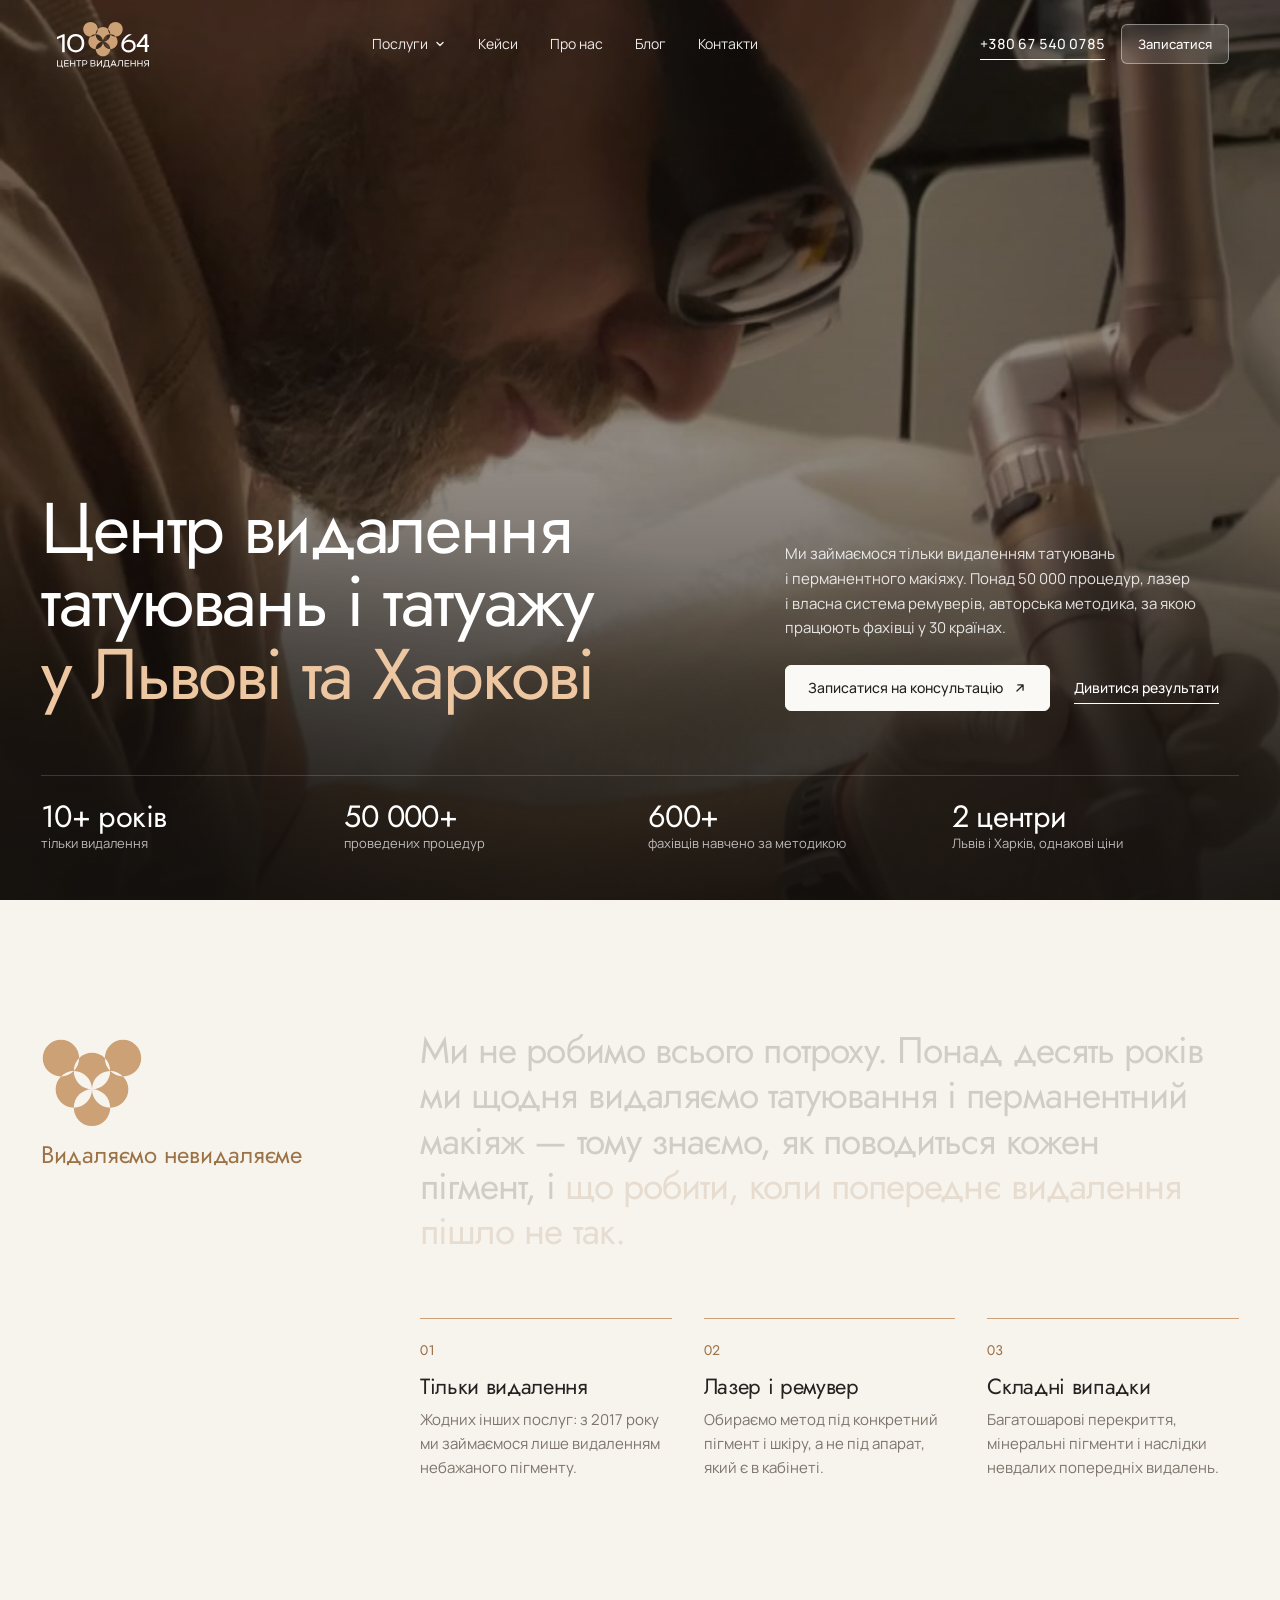
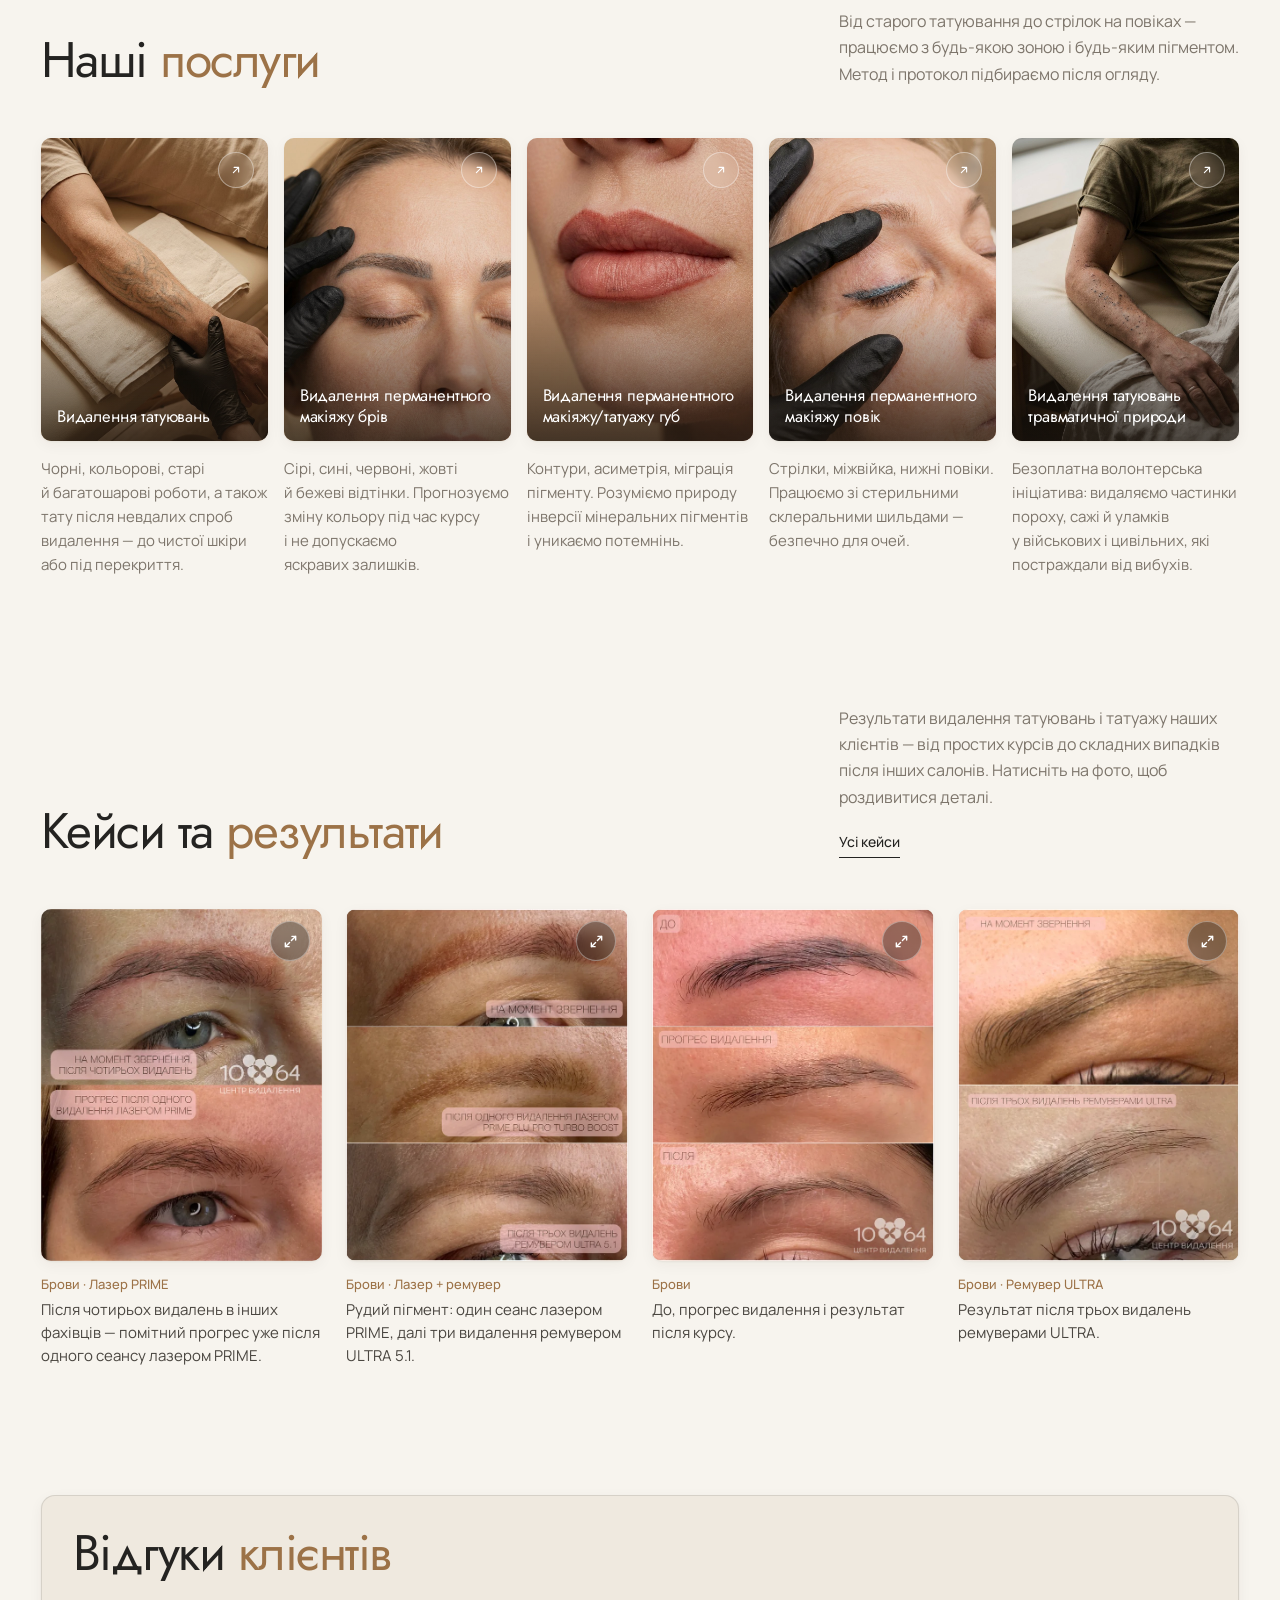
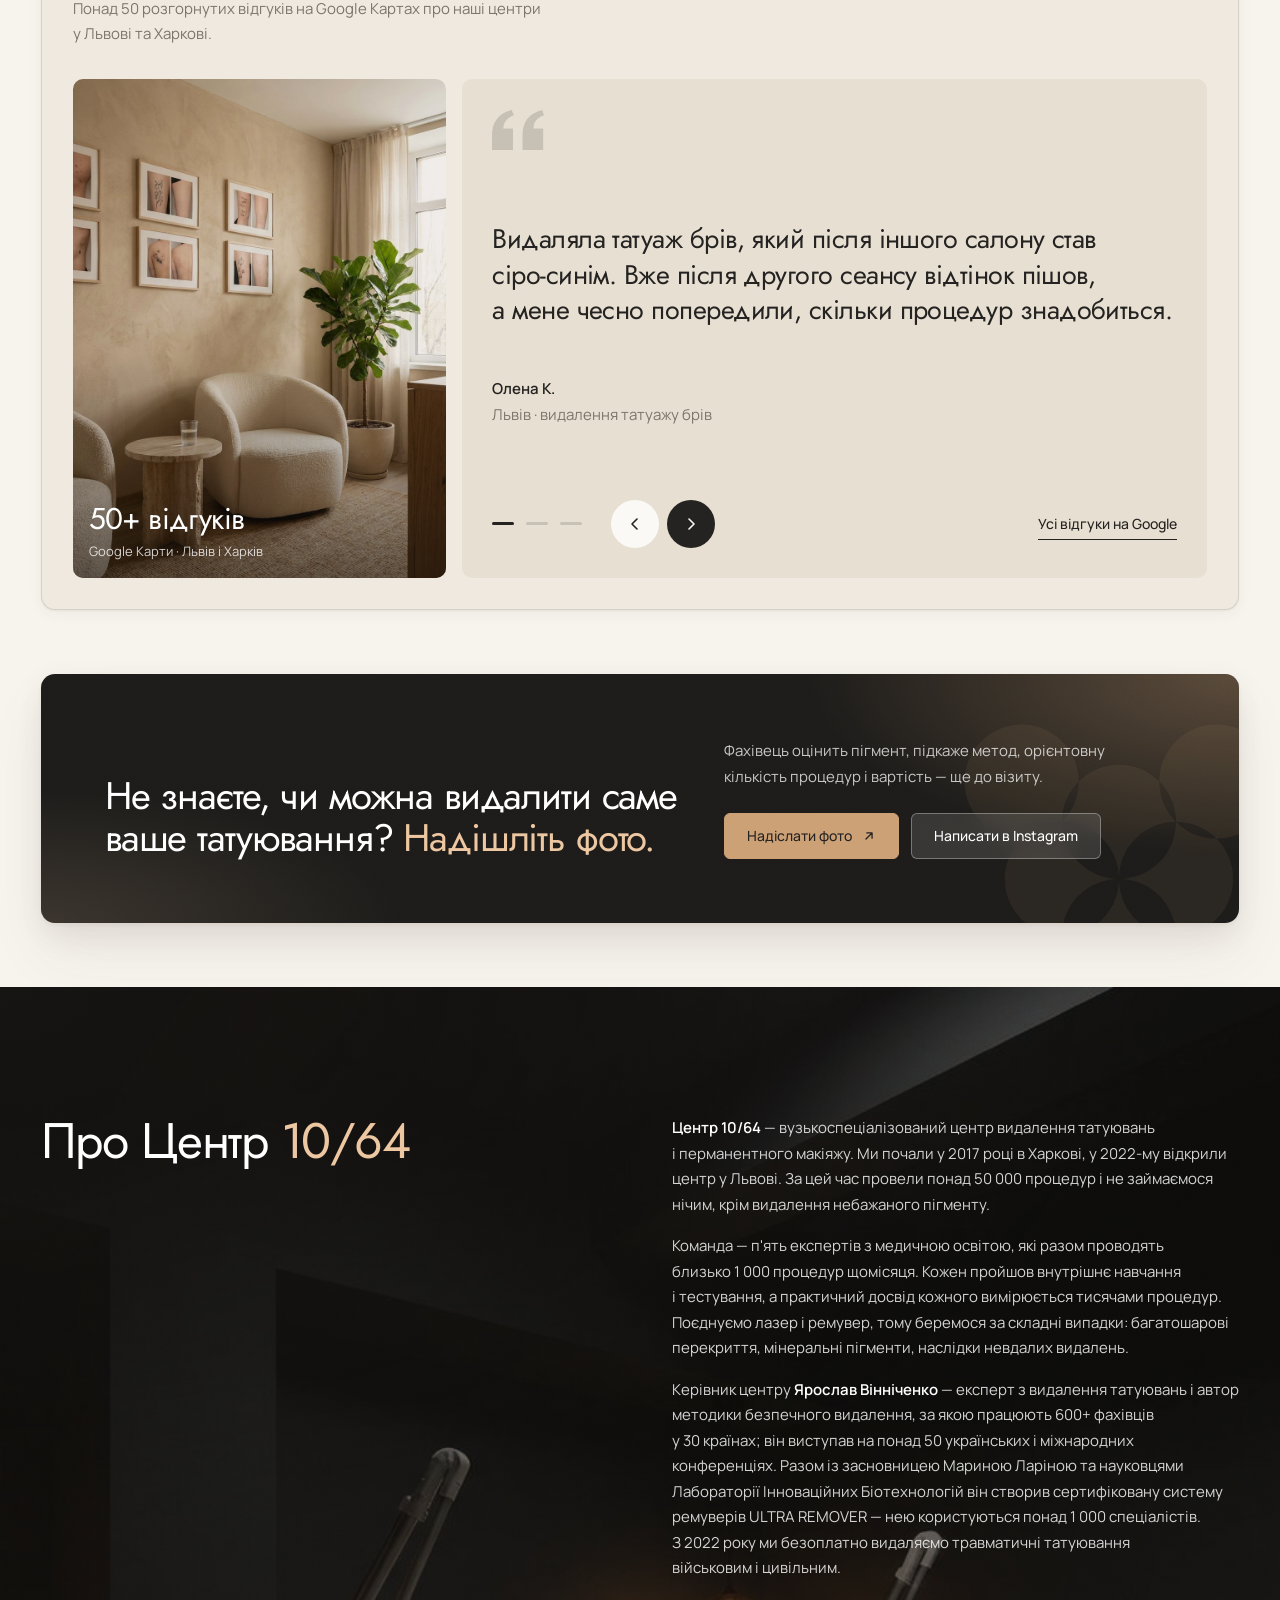
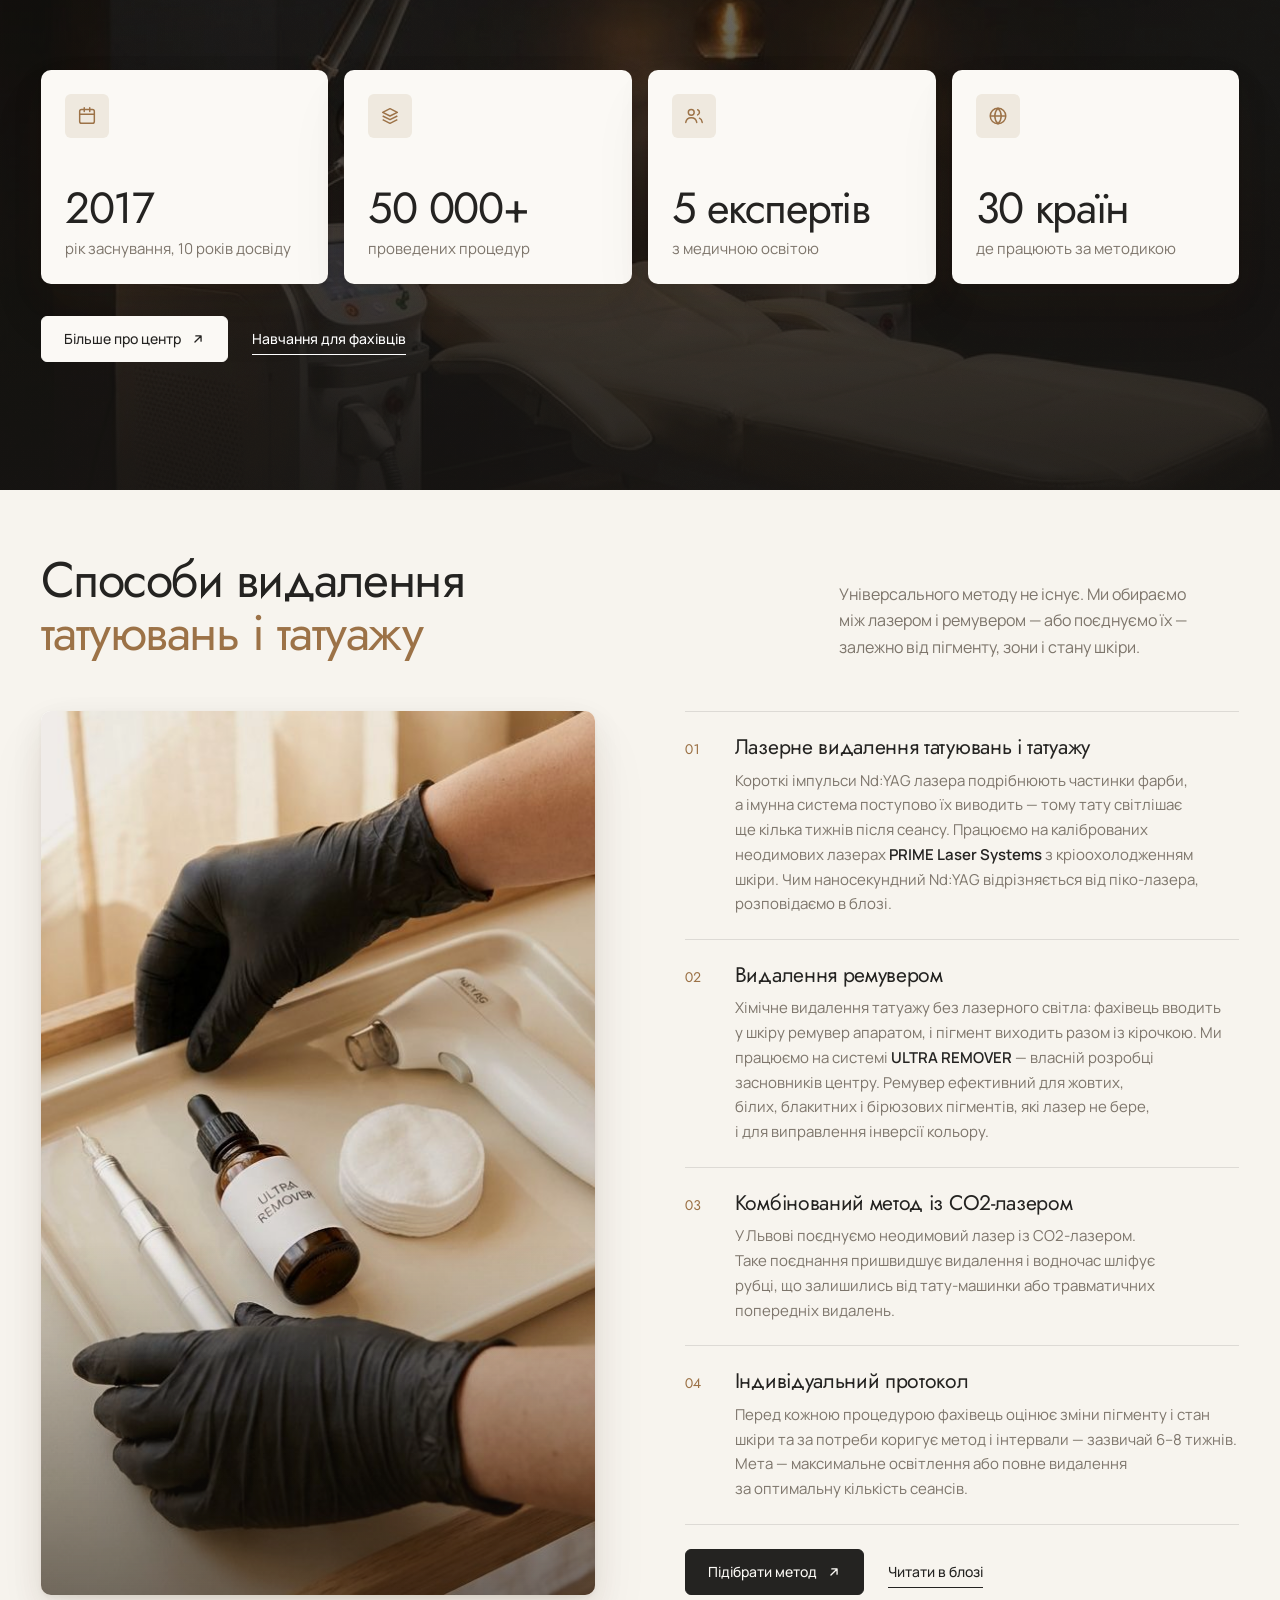
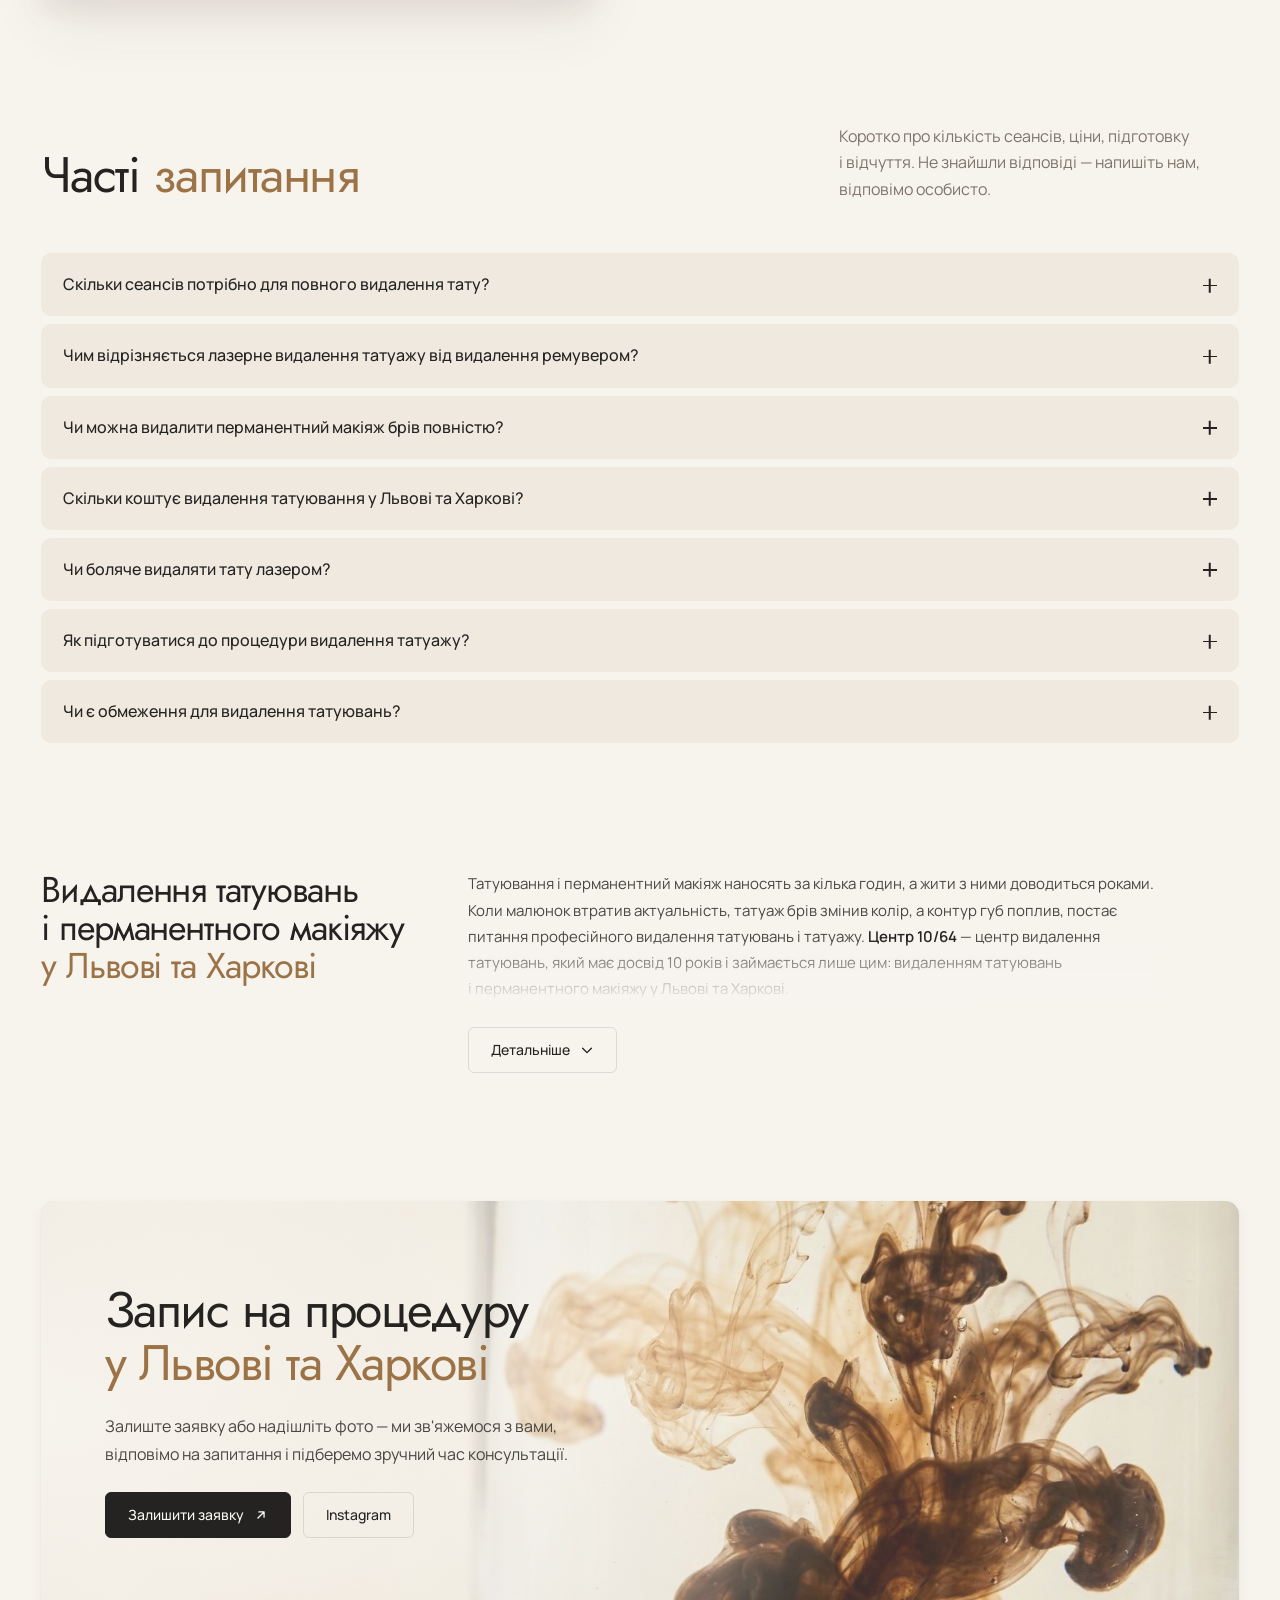
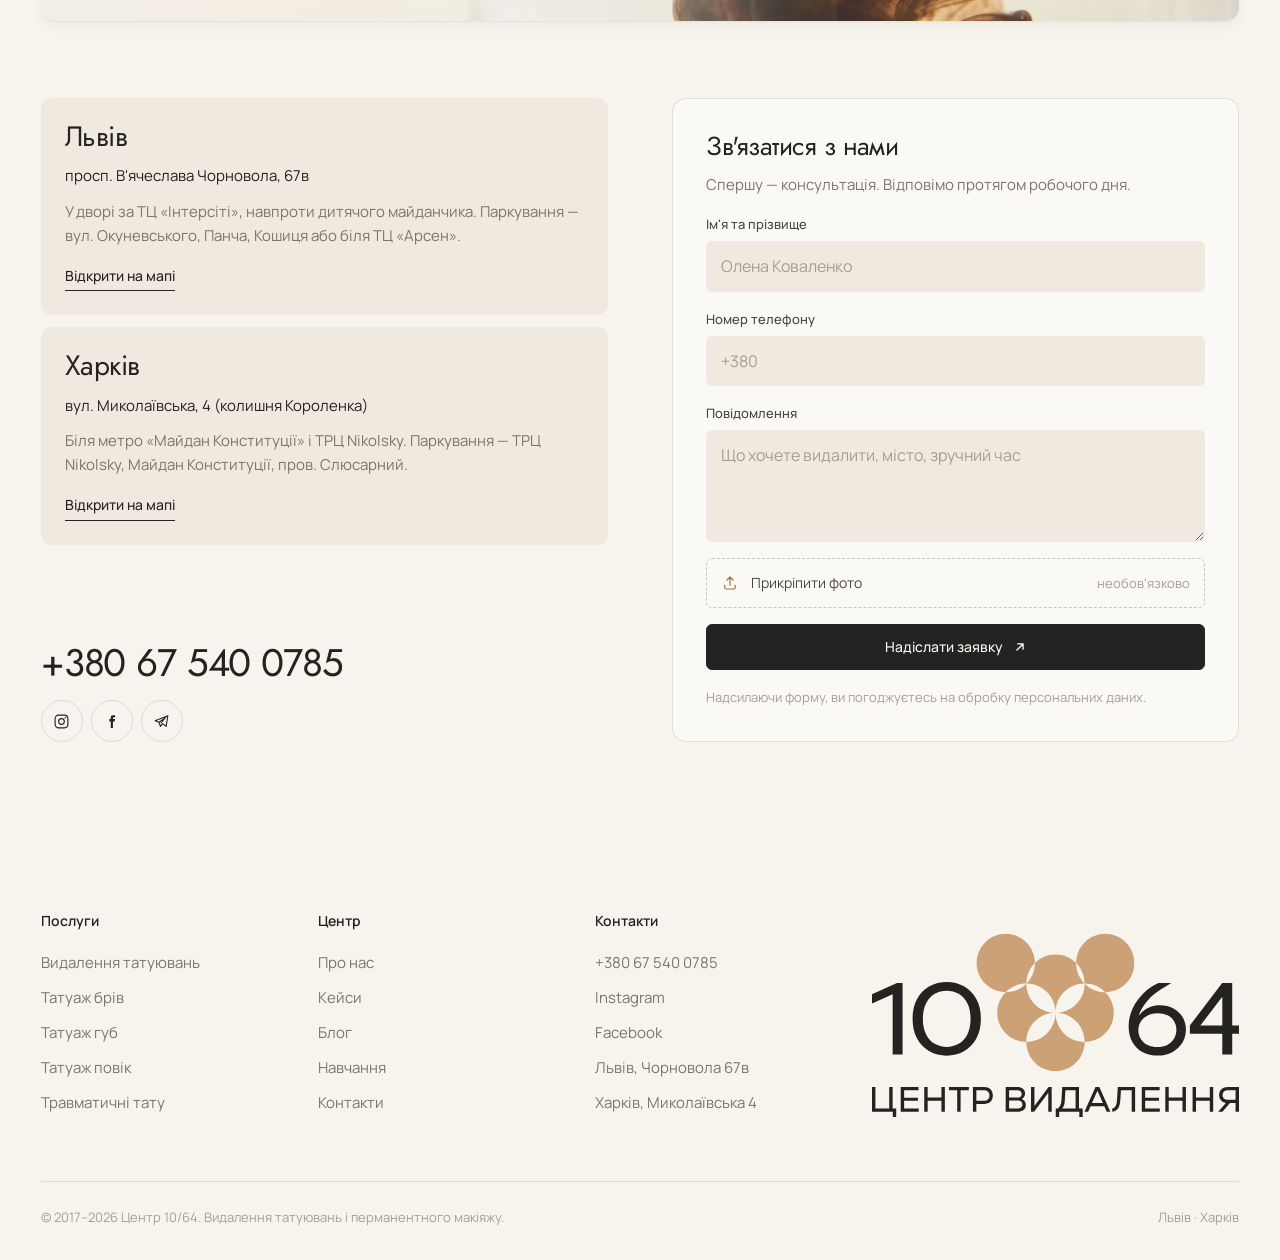
<file: index.html>
<!doctype html>
<html lang="uk">
<head>
  <meta charset="utf-8">
  <meta name="viewport" content="width=device-width, initial-scale=1">
  <title>Центр видалення татуювань і татуажу — 10/64 | Львів, Харків</title>
  <meta name="description" content="Центр 10/64 — вузькоспеціалізований центр видалення татуювань і перманентного макіяжу. 10 років досвіду, 50 000+ процедур, авторська методика. Львів та Харків.">
  <link rel="canonical" href="https://1064.com.ua/">
  <meta name="theme-color" content="#F7F4EE">
  <link rel="icon" href="favicon.svg" type="image/svg+xml">

  <meta property="og:type" content="website">
  <meta property="og:locale" content="uk_UA">
  <meta property="og:site_name" content="Центр 10/64">
  <meta property="og:title" content="Центр видалення татуювань і татуажу — 10/64 | Львів, Харків">
  <meta property="og:description" content="Вузькоспеціалізований центр видалення татуювань і перманентного макіяжу. 10 років досвіду, 50 000+ процедур, авторська методика.">
  <meta property="og:image" content="images/hero-poster.jpg">

  <link rel="preconnect" href="https://fonts.googleapis.com">
  <link rel="preconnect" href="https://fonts.gstatic.com" crossorigin>
  <link href="https://fonts.googleapis.com/css2?family=Jost:wght@300;400;500&family=Manrope:wght@400;500;600&display=swap" rel="stylesheet">
  <link rel="preload" as="image" href="images/hero-poster.jpg?v=2" fetchpriority="high">

  <!-- Structured data: business with two locations -->
  <script type="application/ld+json">
  {
    "@context": "https://schema.org",
    "@graph": [
      {
        "@type": "MedicalBusiness",
        "@id": "https://1064.com.ua/#org",
        "name": "Центр 10/64",
        "alternateName": "Центр видалення 10/64",
        "description": "Вузькоспеціалізований центр видалення татуювань і перманентного макіяжу у Львові та Харкові.",
        "url": "https://1064.com.ua/",
        "logo": "https://1064.com.ua/assets/logo-dark.svg",
        "foundingDate": "2017",
        "founder": [{"@type": "Person", "name": "Ярослав Вінніченко"}, {"@type": "Person", "name": "Марина Ларіна"}],
        "telephone": "+380675400785",
        "sameAs": ["https://www.instagram.com/laser_1064/"],
        "priceRange": "600–1800 ₴",
        "location": [
          {"@type": "Place", "name": "Центр 10/64 — Львів", "address": {"@type": "PostalAddress", "streetAddress": "просп. В'ячеслава Чорновола, 67в", "addressLocality": "Львів", "addressCountry": "UA"}},
          {"@type": "Place", "name": "Центр 10/64 — Харків", "address": {"@type": "PostalAddress", "streetAddress": "вул. Миколаївська, 4", "addressLocality": "Харків", "addressCountry": "UA"}}
        ]
      },
      {
        "@type": "FAQPage",
        "mainEntity": [
          {"@type": "Question", "name": "Скільки сеансів потрібно для повного видалення тату?", "acceptedAnswer": {"@type": "Answer", "text": "Кількість сеансів залежить від складу фарби, її кількості, глибини внесення та роботи імунної системи. Легкі розтушовки помітно світлішають після першої процедури, щільним багатошаровим татуюванням потрібен довший курс. Між сеансами витримуємо 6–8 тижнів."}},
          {"@type": "Question", "name": "Чим відрізняється лазерне видалення татуажу від видалення ремувером?", "acceptedAnswer": {"@type": "Answer", "text": "Лазер подрібнює пігмент світловими імпульсами, а організм поступово його виводить. Ремувер вводиться в шкіру апаратом і виводить пігмент разом із кірочкою; відновлення займає 5–8 днів. Ремувер працює з жовтими, білими, блакитними та бірюзовими пігментами, які лазер не бере."}},
          {"@type": "Question", "name": "Чи можна видалити перманентний макіяж брів повністю?", "acceptedAnswer": {"@type": "Answer", "text": "Так, у більшості випадків — до чистої шкіри. Якщо плануєте нове перекриття, можливе часткове освітлення. Ми прогнозуємо зміну кольору під час курсу та уникаємо яскравих залишкових відтінків."}},
          {"@type": "Question", "name": "Скільки коштує видалення татуювання у Львові та Харкові?", "acceptedAnswer": {"@type": "Answer", "text": "Ціни однакові в обох центрах. Видалення татуювання — від 600 ₴ за процедуру. Татуаж брів, контуру губ або хвостиків повік — 1 600 ₴, повік чи губ повністю — 1 800 ₴."}},
          {"@type": "Question", "name": "Чи боляче видаляти тату лазером?", "acceptedAnswer": {"@type": "Answer", "text": "Відчуття індивідуальні й залежать від зони. Для комфорту ми використовуємо кріоохолодження шкіри, яке зменшує теплове навантаження."}},
          {"@type": "Question", "name": "Як підготуватися до процедури видалення татуажу?", "acceptedAnswer": {"@type": "Answer", "text": "Спеціальна підготовка не потрібна. Шкіра має бути здоровою — без свіжої засмаги, запалень і подразнень. Перед видаленням татуажу брів бажано за місяць утриматися від ламінування і за два тижні — від фарбування."}},
          {"@type": "Question", "name": "Чи є обмеження для видалення татуювань?", "acceptedAnswer": {"@type": "Answer", "text": "Процедуру переносимо, якщо в зоні видалення є запалення, подразнення або свіжа засмага. Про інші обмеження фахівець запитає на консультації."}}
        ]
      }
    ]
  }
  </script>

  <link rel="stylesheet" href="/assets/css/site.css">
</head>
<body>

  <!-- Reusable icons -->
  <svg width="0" height="0" class="sr-only" aria-hidden="true">
    <symbol id="i-phone" viewBox="0 0 24 24"><path d="M6.6 3.5h2.6l1.6 4.2-2 1.3a11 11 0 0 0 5.2 5.2l1.3-2 4.2 1.6v2.6a2 2 0 0 1-2.1 2A16.5 16.5 0 0 1 4.6 5.6a2 2 0 0 1 2-2.1z" fill="none" stroke="currentColor" stroke-width="1.5" stroke-linejoin="round"/></symbol>
    <symbol id="i-expand" viewBox="0 0 16 16"><path d="M9.5 2.5h4v4M6.5 13.5h-4v-4M13.5 2.5L9 7M2.5 13.5L7 9" fill="none" stroke="currentColor" stroke-width="1.5" stroke-linecap="round" stroke-linejoin="round"/></symbol>
    <symbol id="i-arrow" viewBox="0 0 16 16"><path d="M4.5 11.5l7-7M5.5 4.5h6v6" fill="none" stroke="currentColor" stroke-width="1.5" stroke-linecap="round" stroke-linejoin="round"/></symbol>
    <symbol id="i-left" viewBox="0 0 16 16"><path d="M10 3L5 8l5 5" fill="none" stroke="currentColor" stroke-width="1.6" stroke-linecap="round" stroke-linejoin="round"/></symbol>
    <symbol id="i-right" viewBox="0 0 16 16"><path d="M6 3l5 5-5 5" fill="none" stroke="currentColor" stroke-width="1.6" stroke-linecap="round" stroke-linejoin="round"/></symbol>
    <symbol id="i-insta" viewBox="0 0 24 24"><rect x="3" y="3" width="18" height="18" rx="5" fill="none" stroke="currentColor" stroke-width="1.6"/><circle cx="12" cy="12" r="4" fill="none" stroke="currentColor" stroke-width="1.6"/><circle cx="17.3" cy="6.7" r="1.1" fill="currentColor"/></symbol>
    <symbol id="i-fb" viewBox="0 0 24 24"><path d="M14 8.5V7c0-.8.5-1 1-1h2V3h-2.8C11.4 3 11 5 11 6.6v1.9H9V12h2v9h3v-9h2.4l.6-3.5z" fill="currentColor"/></symbol>
    <symbol id="i-tg" viewBox="0 0 24 24"><path d="M21 4L3 11l5.5 2 2 6 3-4 5 4z M8.5 13l9-6.5-6.5 8" fill="none" stroke="currentColor" stroke-width="1.5" stroke-linejoin="round"/></symbol>
    <symbol id="i-upload" viewBox="0 0 24 24"><path d="M12 15V4m0 0l-4 4m4-4l4 4M5 15v3a2 2 0 002 2h10a2 2 0 002-2v-3" fill="none" stroke="currentColor" stroke-width="1.6" stroke-linecap="round" stroke-linejoin="round"/></symbol>
    <symbol id="i-calendar" viewBox="0 0 24 24"><rect x="4" y="5" width="16" height="15" rx="2" fill="none" stroke="currentColor" stroke-width="1.6"/><path d="M4 10h16M9 3v4M15 3v4" stroke="currentColor" stroke-width="1.6" stroke-linecap="round"/></symbol>
    <symbol id="i-layers" viewBox="0 0 24 24"><path d="M12 4l8 4-8 4-8-4 8-4zM4 12l8 4 8-4M4 16l8 4 8-4" fill="none" stroke="currentColor" stroke-width="1.6" stroke-linejoin="round"/></symbol>
    <symbol id="i-team" viewBox="0 0 24 24"><circle cx="9" cy="8" r="3.2" fill="none" stroke="currentColor" stroke-width="1.6"/><path d="M3 19c.6-3.3 3-5 6-5s5.4 1.7 6 5" fill="none" stroke="currentColor" stroke-width="1.6" stroke-linecap="round"/><path d="M16 5.2a3 3 0 010 5.6M18 14.4c1.6.7 2.6 2.2 3 4.6" fill="none" stroke="currentColor" stroke-width="1.6" stroke-linecap="round"/></symbol>
    <symbol id="i-globe" viewBox="0 0 24 24"><circle cx="12" cy="12" r="8.5" fill="none" stroke="currentColor" stroke-width="1.6"/><path d="M3.5 12h17M12 3.5c2.4 2.4 3.5 5.3 3.5 8.5s-1.1 6.1-3.5 8.5c-2.4-2.4-3.5-5.3-3.5-8.5s1.1-6.1 3.5-8.5z" fill="none" stroke="currentColor" stroke-width="1.6"/></symbol>
  </svg>

  <!-- ============ HEADER ============ -->
  <header class="header" id="header">
    <div class="header__bar">
      <a href="/" class="logo" aria-label="Центр 10/64 — на головну">
        <img class="logo--light" src="assets/logo-light.svg" alt="Центр 10/64" width="92" height="47">
        <img class="logo--dark" src="assets/logo-dark.svg" alt="" width="92" height="47" aria-hidden="true">
      </a>
      <nav class="nav" aria-label="Головне меню">
        <ul class="nav__list">
          <li class="nav__item nav__item--drop" data-drop>
            <button class="nav__link nav__trigger" type="button" aria-expanded="false" aria-controls="drop-services">
              Послуги
              <svg class="nav__chev" viewBox="0 0 12 12" aria-hidden="true"><path d="M3 4.5l3 3 3-3" fill="none" stroke="currentColor" stroke-width="1.4" stroke-linecap="round" stroke-linejoin="round"/></svg>
            </button>
            <div class="drop" id="drop-services">
              <ul class="drop__list">
                <li><a class="drop__link" href="/poslugy/vydalennya-tatuyuvan/">
                  <img src="images/svc-tattoo.jpg" alt="" width="44" height="56" loading="lazy">
                  <span><b>Видалення&nbsp;татуювань</b><small>Чорні, кольорові, багатошарові&nbsp;роботи</small></span>
                </a></li>
                <li><a class="drop__link" href="/poslugy/vydalennya-tatuazhu-briv/">
                  <img src="images/svc-brows.jpg" alt="" width="44" height="56" loading="lazy">
                  <span><b>Видалення перманентного макіяжу&nbsp;брів</b><small>Повне видалення або&nbsp;освітлення під&nbsp;перекриття</small></span>
                </a></li>
                <li><a class="drop__link" href="/poslugy/vydalennya-tatuazhu-gub/">
                  <img src="images/svc-lips.jpg" alt="" width="44" height="56" loading="lazy">
                  <span><b>Видалення перманентного макіяжу&nbsp;губ</b><small>Контур, міграція пігменту, без&nbsp;потемнінь</small></span>
                </a></li>
                <li><a class="drop__link" href="/poslugy/vydalennya-tatuazhu-povik/">
                  <img src="images/svc-eyelids.jpg" alt="" width="44" height="56" loading="lazy">
                  <span><b>Видалення перманентного макіяжу&nbsp;повік</b><small>Стрілки та&nbsp;міжвійка, захисні&nbsp;шильди</small></span>
                </a></li>
                <li><a class="drop__link" href="/poslugy/vydalennya-travmatychnyh-tatuyuvan/">
                  <img src="images/svc-trauma.jpg" alt="" width="44" height="56" loading="lazy">
                  <span><b>Видалення травматичних&nbsp;татуювань</b><small>Волонтерська ініціатива ·&nbsp;безоплатно</small></span>
                </a></li>
              </ul>
              <a class="drop__promo" href="/kontakty/">
                <span class="drop__promo-title">Не&nbsp;знаєте, який метод підійде? <span class="accent">Надішліть&nbsp;фото.</span></span>
                <span class="drop__promo-link">Написати нам <svg class="ico" aria-hidden="true"><use href="#i-arrow"/></svg></span>
              </a>
            </div>
          </li>
          <li class="nav__item"><a class="nav__link" href="/keysy/">Кейси</a></li>
          <li class="nav__item"><a class="nav__link" href="/pro-nas/">Про&nbsp;нас</a></li>
          <li class="nav__item"><a class="nav__link" href="/blog/">Блог</a></li>
          <li class="nav__item"><a class="nav__link" href="/kontakty/">Контакти</a></li>
        </ul>
      </nav>
      <div class="header__actions">
        <a class="header__phone link" href="tel:+380675400785" aria-label="Зателефонувати: +380 67 540 0785">+380&nbsp;67&nbsp;540&nbsp;0785</a>
        <a class="header__call" href="tel:+380675400785" aria-label="Зателефонувати: +380 67 540 0785"><svg aria-hidden="true"><use href="#i-phone"/></svg></a>
        <a class="btn btn--cta" href="#contacts">Записатися</a>
        <button class="burger" type="button" aria-label="Відкрити меню" aria-expanded="false" aria-controls="mobile-menu"><span></span></button>
      </div>
    </div>
  </header>

  <div class="mobile-menu" id="mobile-menu" aria-hidden="true">
    <nav class="mnav" aria-label="Мобільне меню">
      <div class="mnav__group">
        <button class="mnav__link mnav__trigger" type="button" aria-expanded="false" aria-controls="m-services">
          Послуги
          <svg class="nav__chev" viewBox="0 0 12 12" aria-hidden="true"><path d="M3 4.5l3 3 3-3" fill="none" stroke="currentColor" stroke-width="1.2" stroke-linecap="round" stroke-linejoin="round"/></svg>
        </button>
        <div class="mnav__panel" id="m-services"><div>
          <ul class="mnav__sub">
            <li><a href="/poslugy/vydalennya-tatuyuvan/">Видалення&nbsp;татуювань</a></li>
            <li><a href="/poslugy/vydalennya-tatuazhu-briv/">Видалення перманентного макіяжу&nbsp;брів</a></li>
            <li><a href="/poslugy/vydalennya-tatuazhu-gub/">Видалення перманентного макіяжу&nbsp;губ</a></li>
            <li><a href="/poslugy/vydalennya-tatuazhu-povik/">Видалення перманентного макіяжу&nbsp;повік</a></li>
            <li><a href="/poslugy/vydalennya-travmatychnyh-tatuyuvan/">Видалення травматичних&nbsp;татуювань</a></li>
          </ul>
        </div></div>
      </div>
      <a class="mnav__link" href="/keysy/">Кейси</a>
      <a class="mnav__link" href="/pro-nas/">Про&nbsp;нас</a>
      <a class="mnav__link" href="/blog/">Блог</a>
      <a class="mnav__link" href="/kontakty/">Контакти</a>
    </nav>
    <a class="btn btn--block" href="#contacts">Записатися на&nbsp;консультацію</a>
    <div class="mobile-menu__meta">
      <a class="mobile-menu__phone" href="tel:+380675400785">+380&nbsp;67&nbsp;540&nbsp;0785</a>
      <span>Львів · просп. В'ячеслава Чорновола,&nbsp;67в</span>
      <span>Харків · вул. Миколаївська,&nbsp;4</span>
    </div>
  </div>

  <main>

    <!-- ============ HERO ============ -->
    <section class="hero" aria-labelledby="hero-title">
      <div class="hero__media">
        <video class="hero__video" autoplay muted loop playsinline preload="auto" poster="images/hero-poster.jpg?v=2" aria-label="Відео: команда центру 10/64 за роботою">
          <source src="assets/video/hero.mp4?v=2" type="video/mp4">
        </video>
      </div>
      <div class="hero__inner container">
        <div class="hero__grid">
          <div>
            <h1 class="h1" id="hero-title" data-in="2">Центр видалення татуювань і&nbsp;татуажу <span class="accent">у&nbsp;Львові та&nbsp;Харкові</span></h1>
          </div>
          <div class="hero__side" data-in="3">
            <p>Ми займаємося тільки видаленням татуювань і&nbsp;перманентного макіяжу. Понад&nbsp;50&nbsp;000&nbsp;процедур, лазер і&nbsp;власна система ремуверів, авторська методика, за&nbsp;якою працюють фахівці у&nbsp;30&nbsp;країнах.</p>
            <div class="hero__ctas">
              <a class="btn btn--light" href="#contacts">Записатися на&nbsp;консультацію <svg class="ico" aria-hidden="true"><use href="#i-arrow"/></svg></a>
              <a class="link link--btn" href="#cases">Дивитися&nbsp;результати</a>
            </div>
          </div>
        </div>
        <div class="hero__stats" data-in="4">
          <div class="hero__stat"><b>10+&nbsp;років</b><span>тільки видалення</span></div>
          <div class="hero__stat"><b>50&nbsp;000+</b><span>проведених&nbsp;процедур</span></div>
          <div class="hero__stat"><b>600+</b><span>фахівців навчено за&nbsp;методикою</span></div>
          <div class="hero__stat"><b>2&nbsp;центри</b><span>Львів і&nbsp;Харків, однакові&nbsp;ціни</span></div>
        </div>
      </div>
    </section>

    <!-- ============ STATEMENT ============ -->
    <section class="section statement" aria-label="Наш підхід">
      <div class="container statement__grid">
        <div class="statement__side" data-reveal>
          <div class="statement__sign">
            <img class="statement__mark" src="assets/logo-mark.svg" alt="" width="122" height="104" aria-hidden="true">
            <p class="statement__slogan">Видаляємо&nbsp;невидаляєме</p>
          </div>
        </div>

        <div class="statement__main">
          <p class="statement__text" data-words>Ми не&nbsp;робимо всього потроху. Понад десять років ми щодня видаляємо татуювання і&nbsp;перманентний макіяж&nbsp;— тому знаємо, як&nbsp;поводиться кожен пігмент, і&nbsp;<span class="accent">що&nbsp;робити, коли попереднє видалення пішло не&nbsp;так.</span></p>

          <ul class="pillars">
            <li class="pillar" data-reveal>
              <span class="pillar__num">01</span>
              <p class="pillar__title">Тільки&nbsp;видалення</p>
              <p class="pillar__text">Жодних інших послуг: з&nbsp;2017&nbsp;року ми займаємося лише видаленням небажаного&nbsp;пігменту.</p>
            </li>
            <li class="pillar" data-reveal>
              <span class="pillar__num">02</span>
              <p class="pillar__title">Лазер і&nbsp;ремувер</p>
              <p class="pillar__text">Обираємо метод під&nbsp;конкретний пігмент і&nbsp;шкіру, а&nbsp;не&nbsp;під&nbsp;апарат, який є&nbsp;в&nbsp;кабінеті.</p>
            </li>
            <li class="pillar" data-reveal>
              <span class="pillar__num">03</span>
              <p class="pillar__title">Складні&nbsp;випадки</p>
              <p class="pillar__text">Багатошарові перекриття, мінеральні пігменти і&nbsp;наслідки невдалих попередніх&nbsp;видалень.</p>
            </li>
          </ul>
        </div>
      </div>
    </section>

    <!-- ============ SERVICES ============ -->
    <section class="section services" id="services" aria-labelledby="services-title">
      <div class="container">
        <div class="head">
          <div data-reveal>
            <h2 class="h2" id="services-title">Наші&nbsp;<span class="accent">послуги</span></h2>
          </div>
          <div class="head__aside" data-reveal>
            <p class="lead">Від&nbsp;старого татуювання до&nbsp;стрілок на&nbsp;повіках&nbsp;— працюємо з&nbsp;<span class="nw">будь-якою</span> зоною і&nbsp;<span class="nw">будь-яким</span> пігментом. Метод і&nbsp;протокол підбираємо після&nbsp;огляду.</p>
          </div>
        </div>

        <div class="services__track">
          <a class="svc" href="/poslugy/vydalennya-tatuyuvan/" data-reveal>
            <div class="svc__media">
              <img src="images/svc-tattoo.jpg" alt="Освітлене після лазерних процедур татуювання на передпліччі" width="896" height="1200" loading="lazy">
              <span class="svc__arrow" aria-hidden="true"><svg><use href="#i-arrow"/></svg></span>
              <h3 class="svc__title">Видалення&nbsp;татуювань</h3>
            </div>
            <p>Чорні, кольорові, старі й&nbsp;багатошарові роботи, а&nbsp;також тату після невдалих спроб видалення&nbsp;— до&nbsp;чистої шкіри або&nbsp;під&nbsp;перекриття.</p>
          </a>
          <a class="svc" href="/poslugy/vydalennya-tatuazhu-briv/" data-reveal>
            <div class="svc__media">
              <img src="images/svc-brows.jpg" alt="Старий сіро-синій перманентний макіяж брів перед видаленням" width="896" height="1200" loading="lazy">
              <span class="svc__arrow" aria-hidden="true"><svg><use href="#i-arrow"/></svg></span>
              <h3 class="svc__title">Видалення перманентного макіяжу&nbsp;брів</h3>
            </div>
            <p>Сірі, сині, червоні, жовті й&nbsp;бежеві відтінки. Прогнозуємо зміну кольору під&nbsp;час курсу і&nbsp;не&nbsp;допускаємо яскравих&nbsp;залишків.</p>
          </a>
          <a class="svc" href="/poslugy/vydalennya-tatuazhu-gub/" data-reveal>
            <div class="svc__media">
              <img src="images/svc-lips.jpg" alt="Перманентний макіяж губ із темним контуром" width="896" height="1200" loading="lazy">
              <span class="svc__arrow" aria-hidden="true"><svg><use href="#i-arrow"/></svg></span>
              <h3 class="svc__title">Видалення перманентного макіяжу/татуажу&nbsp;губ</h3>
            </div>
            <p>Контури, асиметрія, міграція пігменту. Розуміємо природу інверсії мінеральних пігментів і&nbsp;уникаємо&nbsp;потемнінь.</p>
          </a>
          <a class="svc" href="/poslugy/vydalennya-tatuazhu-povik/" data-reveal>
            <div class="svc__media">
              <img src="images/svc-eyelids.jpg" alt="Татуаж стрілки на верхній повіці перед видаленням" width="896" height="1200" loading="lazy">
              <span class="svc__arrow" aria-hidden="true"><svg><use href="#i-arrow"/></svg></span>
              <h3 class="svc__title">Видалення перманентного макіяжу&nbsp;повік</h3>
            </div>
            <p>Стрілки, міжвійка, нижні повіки. Працюємо зі&nbsp;стерильними склеральними шильдами&nbsp;— безпечно для&nbsp;очей.</p>
          </a>
          <a class="svc" href="/poslugy/vydalennya-travmatychnyh-tatuyuvan/" data-reveal>
            <div class="svc__media">
              <img src="images/svc-trauma.jpg" alt="Травматичне татуювання — частинки пороху в шкірі передпліччя" width="896" height="1200" loading="lazy">
              <span class="svc__arrow" aria-hidden="true"><svg><use href="#i-arrow"/></svg></span>
              <h3 class="svc__title">Видалення татуювань травматичної&nbsp;природи</h3>
            </div>
            <p>Безоплатна волонтерська ініціатива: видаляємо частинки пороху, сажі й&nbsp;уламків у&nbsp;військових і&nbsp;цивільних, які постраждали від&nbsp;вибухів.</p>
          </a>
        </div>
      </div>
    </section>

    <!-- ============ CASES ============ -->
    <section class="section cases" id="cases" aria-labelledby="cases-title">
      <div class="container">
        <div class="head">
          <div data-reveal>
            <h2 class="h2" id="cases-title">Кейси та&nbsp;<span class="accent">результати</span></h2>
          </div>
          <div class="head__aside" data-reveal>
            <p class="lead">Результати видалення татуювань і&nbsp;татуажу наших клієнтів&nbsp;— від&nbsp;простих курсів до&nbsp;складних випадків після інших&nbsp;салонів. Натисніть на&nbsp;фото, щоб роздивитися&nbsp;деталі.</p>
            <a class="link link--btn" href="/keysy/">Усі кейси</a>
          </div>
        </div>

        <div class="results-strip" data-gallery data-reveal>
          <figure class="result" data-cat="brovy">
            <a class="result__media" href="/images/results/brovy/brovy-01-1600.webp" data-lightbox data-meta="Брови · Лазер PRIME" data-caption="Після чотирьох видалень в інших фахівців — помітний прогрес уже після одного сеансу лазером PRIME.">
              <img src="/images/results/brovy/brovy-01-640.webp" srcset="/images/results/brovy/brovy-01-640.webp 640w, /images/results/brovy/brovy-01-1080.webp 1080w, /images/results/brovy/brovy-01-1600.webp 1600w" sizes="(min-width: 1100px) 24vw, (min-width: 600px) 46vw, 80vw" width="1600" height="2002" alt="Видалення татуажу брів: після чотирьох видалень в інших фахівців — помітний прогрес уже після одного сеансу лазером PRIME" loading="lazy" decoding="async">
              <span class="result__zoom" aria-hidden="true"><svg><use href="#i-expand"/></svg></span>
            </a>
            <figcaption class="result__cap"><span class="result__meta">Брови · Лазер PRIME</span><span class="result__text">Після чотирьох видалень в&nbsp;інших фахівців&nbsp;— помітний прогрес уже після одного сеансу лазером&nbsp;PRIME.</span></figcaption>
          </figure>
          <figure class="result" data-cat="brovy">
            <a class="result__media" href="/images/results/brovy/brovy-02-1600.webp" data-lightbox data-meta="Брови · Лазер + ремувер" data-caption="Рудий пігмент: один сеанс лазером PRIME, далі три видалення ремувером ULTRA 5.1.">
              <img src="/images/results/brovy/brovy-02-640.webp" srcset="/images/results/brovy/brovy-02-640.webp 640w, /images/results/brovy/brovy-02-1080.webp 1080w, /images/results/brovy/brovy-02-1600.webp 1600w" sizes="(min-width: 1100px) 24vw, (min-width: 600px) 46vw, 80vw" width="1600" height="2002" alt="Видалення татуажу брів: рудий пігмент: один сеанс лазером PRIME, далі три видалення ремувером ULTRA 5.1" loading="lazy" decoding="async">
              <span class="result__zoom" aria-hidden="true"><svg><use href="#i-expand"/></svg></span>
            </a>
            <figcaption class="result__cap"><span class="result__meta">Брови · Лазер + ремувер</span><span class="result__text">Рудий пігмент: один сеанс лазером PRIME, далі три видалення ремувером ULTRA&nbsp;5.1.</span></figcaption>
          </figure>
          <figure class="result" data-cat="brovy">
            <a class="result__media" href="/images/results/brovy/brovy-03-1600.webp" data-lightbox data-meta="Брови" data-caption="До, прогрес видалення і результат після курсу.">
              <img src="/images/results/brovy/brovy-03-640.webp" srcset="/images/results/brovy/brovy-03-640.webp 640w, /images/results/brovy/brovy-03-1080.webp 1080w, /images/results/brovy/brovy-03-1600.webp 1600w" sizes="(min-width: 1100px) 24vw, (min-width: 600px) 46vw, 80vw" width="1600" height="2002" alt="Видалення татуажу брів: до, прогрес видалення і результат після курсу" loading="lazy" decoding="async">
              <span class="result__zoom" aria-hidden="true"><svg><use href="#i-expand"/></svg></span>
            </a>
            <figcaption class="result__cap"><span class="result__meta">Брови</span><span class="result__text">До, прогрес видалення і&nbsp;результат після&nbsp;курсу.</span></figcaption>
          </figure>
          <figure class="result" data-cat="brovy">
            <a class="result__media" href="/images/results/brovy/brovy-04-1600.webp" data-lightbox data-meta="Брови · Ремувер ULTRA" data-caption="Результат після трьох видалень ремуверами ULTRA.">
              <img src="/images/results/brovy/brovy-04-640.webp" srcset="/images/results/brovy/brovy-04-640.webp 640w, /images/results/brovy/brovy-04-1080.webp 1080w, /images/results/brovy/brovy-04-1600.webp 1600w" sizes="(min-width: 1100px) 24vw, (min-width: 600px) 46vw, 80vw" width="1600" height="2001" alt="Видалення татуажу брів: результат після трьох видалень ремуверами ULTRA" loading="lazy" decoding="async">
              <span class="result__zoom" aria-hidden="true"><svg><use href="#i-expand"/></svg></span>
            </a>
            <figcaption class="result__cap"><span class="result__meta">Брови · Ремувер ULTRA</span><span class="result__text">Результат після трьох видалень ремуверами&nbsp;ULTRA.</span></figcaption>
          </figure>
        </div>
      </div>
    </section>

    <!-- ============ TESTIMONIALS ============ -->
    <!-- NOTE: review texts below are placeholders. Replace with real reviews from the two Google Maps profiles before launch. -->
    <section class="section reviews" id="reviews" aria-labelledby="reviews-title">
      <div class="container">
        <div class="reviews__box" data-reveal>
          <div class="reviews__head">
            <div>
              <h2 class="h2" id="reviews-title">Відгуки&nbsp;<span class="accent">клієнтів</span></h2>
              <p>Понад&nbsp;50&nbsp;розгорнутих відгуків на&nbsp;Google Картах про&nbsp;наші центри у&nbsp;Львові та&nbsp;Харкові.</p>
            </div>
          </div>

          <div class="reviews__body">
            <div class="reviews__photo">
              <img src="images/reviews.jpg" alt="Зона очікування в центрі 10/64" width="896" height="1200" loading="lazy">
              <div class="reviews__gmb">
                <b>50+&nbsp;відгуків</b>
                <span>Google Карти · Львів і&nbsp;Харків</span>
              </div>
            </div>

            <div class="quote">
              <svg class="quote__mark" viewBox="0 0 52 40" aria-hidden="true"><path fill="currentColor" d="M0 40V25.6C0 11.7 6.6 3.2 19.7 0l2.1 5.2C15.1 7.6 11.6 12 11.2 18.4H21V40H0zm30.5 0V25.6C30.5 11.7 37.1 3.2 50.2 0l1.8 5.2c-6.7 2.4-10.2 6.8-10.6 13.2h9.8V40H30.5z"/></svg>
              <div class="quote__slides" aria-live="polite">
                <figure class="quote__slide is-active">
                  <blockquote class="quote__text">Видаляла татуаж брів, який після іншого салону став <span class="nw">сіро-синім</span>. Вже після другого сеансу відтінок пішов, а&nbsp;мене чесно попередили, скільки процедур&nbsp;знадобиться.</blockquote>
                  <figcaption class="quote__who"><b>Олена&nbsp;К.</b><span>Львів · видалення татуажу&nbsp;брів</span></figcaption>
                </figure>
                <figure class="quote__slide">
                  <blockquote class="quote__text">Тату на&nbsp;передпліччі робив&nbsp;12&nbsp;років тому і&nbsp;не&nbsp;вірив, що&nbsp;вийде до&nbsp;чистої шкіри. Пояснюють кожен крок, без&nbsp;тиску і&nbsp;без&nbsp;зайвих&nbsp;обіцянок.</blockquote>
                  <figcaption class="quote__who"><b>Андрій&nbsp;М.</b><span>Харків · видалення&nbsp;татуювання</span></figcaption>
                </figure>
                <figure class="quote__slide">
                  <blockquote class="quote__text">Боялася видаляти стрілки на&nbsp;повіках, але&nbsp;фахівець детально розповів про&nbsp;захисні шильди. Процедура пройшла спокійно, загоїлось&nbsp;швидко.</blockquote>
                  <figcaption class="quote__who"><b>Ірина&nbsp;С.</b><span>Львів · видалення татуажу&nbsp;повік</span></figcaption>
                </figure>
              </div>
              <div class="quote__foot">
                <div class="quote__nav">
                  <div class="dots" role="tablist" aria-label="Відгуки"></div>
                  <div class="arrows">
                    <button class="arrow" type="button" data-prev aria-label="Попередній відгук"><svg><use href="#i-left"/></svg></button>
                    <button class="arrow arrow--next" type="button" data-next aria-label="Наступний відгук"><svg><use href="#i-right"/></svg></button>
                  </div>
                </div>
                <a class="link link--btn" href="https://www.google.com/maps/search/?api=1&amp;query=%D0%A6%D0%B5%D0%BD%D1%82%D1%80+10%2F64" target="_blank" rel="noopener">Усі відгуки на&nbsp;Google</a>
              </div>
            </div>
          </div>
        </div>
      </div>
    </section>

    <!-- ============ CTA STRIP ============ -->
    <section class="container cta-section" aria-label="Оцінка татуювання за фото">
      <div class="cta-strip grain" data-reveal>
        <img class="cta-strip__mark" src="assets/logo-mark.svg" alt="" aria-hidden="true">
        <div class="cta-strip__inner on-dark">
          <div>
            <p class="cta-strip__title">Не&nbsp;знаєте, чи&nbsp;можна видалити саме ваше татуювання? <span class="accent">Надішліть&nbsp;фото.</span></p>
          </div>
          <div class="cta-strip__side">
            <p>Фахівець оцінить пігмент, підкаже метод, орієнтовну кількість процедур і&nbsp;вартість&nbsp;— ще&nbsp;до&nbsp;візиту.</p>
            <div class="cta-strip__btns">
              <a class="btn btn--brand" href="#contact-form">Надіслати фото <svg class="ico" aria-hidden="true"><use href="#i-arrow"/></svg></a>
              <a class="btn btn--glass" href="https://www.instagram.com/laser_1064/" target="_blank" rel="noopener">Написати в&nbsp;Instagram</a>
            </div>
          </div>
        </div>
      </div>
    </section>

    <!-- ============ ABOUT ============ -->
    <section class="section section--dark about grain" id="about" aria-labelledby="about-title">
      <div class="about__bg">
        <img src="images/about-bg.jpg" alt="" width="1376" height="768" loading="lazy">
      </div>
      <div class="container on-dark">
        <div class="about__top">
          <div data-reveal>
            <h2 class="h2" id="about-title">Про&nbsp;Центр&nbsp;<span class="accent">10/64</span></h2>
          </div>
          <div class="about__body" data-reveal>
            <p><strong>Центр&nbsp;10/64</strong>&nbsp;— вузькоспеціалізований центр видалення татуювань і&nbsp;перманентного макіяжу. Ми почали у&nbsp;2017&nbsp;році в&nbsp;Харкові, у&nbsp;<span class="nw">2022-му</span> відкрили центр у&nbsp;Львові. За&nbsp;цей час провели понад&nbsp;50&nbsp;000&nbsp;процедур і&nbsp;не&nbsp;займаємося нічим, крім видалення небажаного&nbsp;пігменту.</p>
            <p>Команда&nbsp;— п'ять експертів з&nbsp;медичною освітою, які разом проводять близько&nbsp;1&nbsp;000&nbsp;процедур щомісяця. Кожен пройшов внутрішнє навчання і&nbsp;тестування, а&nbsp;практичний досвід кожного вимірюється тисячами процедур. Поєднуємо лазер і&nbsp;ремувер, тому беремося за&nbsp;складні випадки: багатошарові перекриття, мінеральні пігменти, наслідки невдалих&nbsp;видалень.</p>
            <p>Керівник центру <strong>Ярослав Вінніченко</strong>&nbsp;— експерт з&nbsp;видалення татуювань і&nbsp;автор методики безпечного видалення, за&nbsp;якою працюють&nbsp;600+&nbsp;фахівців у&nbsp;30&nbsp;країнах; він виступав на&nbsp;понад&nbsp;50&nbsp;українських і&nbsp;міжнародних конференціях. Разом із&nbsp;засновницею Мариною Ларіною та&nbsp;науковцями Лабораторії Інноваційних Біотехнологій він створив сертифіковану систему ремуверів ULTRA REMOVER&nbsp;— нею користуються понад 1&nbsp;000&nbsp;спеціалістів. З&nbsp;2022&nbsp;року ми безоплатно видаляємо травматичні татуювання військовим і&nbsp;цивільним.</p>
          </div>
        </div>

        <div class="about__stats">
          <div class="stat" data-reveal>
            <span class="stat__icon" aria-hidden="true"><svg><use href="#i-calendar"/></svg></span>
            <div><b>2017</b><span>рік заснування, 10&nbsp;років&nbsp;досвіду</span></div>
          </div>
          <div class="stat" data-reveal>
            <span class="stat__icon" aria-hidden="true"><svg><use href="#i-layers"/></svg></span>
            <div><b>50&nbsp;000+</b><span>проведених&nbsp;процедур</span></div>
          </div>
          <div class="stat" data-reveal>
            <span class="stat__icon" aria-hidden="true"><svg><use href="#i-team"/></svg></span>
            <div><b>5&nbsp;експертів</b><span>з&nbsp;медичною&nbsp;освітою</span></div>
          </div>
          <div class="stat" data-reveal>
            <span class="stat__icon" aria-hidden="true"><svg><use href="#i-globe"/></svg></span>
            <div><b>30&nbsp;країн</b><span>де працюють за&nbsp;методикою</span></div>
          </div>
        </div>

        <div class="about__more" data-reveal>
          <a class="btn btn--light" href="/pro-nas/">Більше про&nbsp;центр <svg class="ico" aria-hidden="true"><use href="#i-arrow"/></svg></a>
          <a class="link link--btn" href="/navchannya/">Навчання для&nbsp;фахівців</a>
        </div>
      </div>
    </section>

    <!-- ============ METHODS ============ -->
    <section class="section methods" id="methods" aria-labelledby="methods-title">
      <div class="container">
        <div class="head">
          <div data-reveal>
            <h2 class="h2" id="methods-title">Способи видалення <span class="accent">татуювань і&nbsp;татуажу</span></h2>
          </div>
          <div class="head__aside" data-reveal>
            <p class="lead">Універсального методу не&nbsp;існує. Ми обираємо між&nbsp;лазером і&nbsp;ремувером&nbsp;— або&nbsp;поєднуємо їх&nbsp;— залежно від&nbsp;пігменту, зони і&nbsp;стану&nbsp;шкіри.</p>
          </div>
        </div>

        <div class="methods__grid">
          <div class="methods__media" data-reveal>
            <img src="images/methods.jpg" alt="Інструменти для видалення: лазерна насадка, апарат і ремувер ULTRA REMOVER" width="1200" height="896" loading="lazy">
          </div>

          <div class="methods__content" data-reveal>
            <ol class="steps">
              <li class="step">
                <span class="step__num" aria-hidden="true">01</span>
                <div class="step__body">
                  <h3 class="step__title">Лазерне видалення татуювань і&nbsp;татуажу</h3>
                  <p class="step__text">Короткі імпульси Nd:YAG лазера подрібнюють частинки фарби, а&nbsp;імунна система поступово їх виводить&nbsp;— тому тату світлішає ще&nbsp;кілька тижнів після сеансу. Працюємо на&nbsp;каліброваних неодимових лазерах <strong>PRIME Laser Systems</strong> з&nbsp;кріоохолодженням шкіри. Чим наносекундний Nd:YAG відрізняється від&nbsp;<span class="nw">піко-лазера</span>, розповідаємо в&nbsp;блозі.</p>
                </div>
              </li>
              <li class="step">
                <span class="step__num" aria-hidden="true">02</span>
                <div class="step__body">
                  <h3 class="step__title">Видалення&nbsp;ремувером</h3>
                  <p class="step__text">Хімічне видалення татуажу без&nbsp;лазерного світла: фахівець вводить у&nbsp;шкіру ремувер апаратом, і&nbsp;пігмент виходить разом із&nbsp;кірочкою. Ми працюємо на&nbsp;системі <strong>ULTRA REMOVER</strong>&nbsp;— власній розробці засновників центру. Ремувер ефективний для&nbsp;жовтих, білих, блакитних і&nbsp;бірюзових пігментів, які лазер не&nbsp;бере, і&nbsp;для&nbsp;виправлення інверсії&nbsp;кольору.</p>
                </div>
              </li>
              <li class="step">
                <span class="step__num" aria-hidden="true">03</span>
                <div class="step__body">
                  <p class="step__title">Комбінований метод із&nbsp;<span class="nw">CO2-лазером</span></p>
                  <p class="step__text">У&nbsp;Львові поєднуємо неодимовий лазер із&nbsp;<span class="nw">CO2-лазером</span>. Таке поєднання пришвидшує видалення і&nbsp;водночас шліфує рубці, що&nbsp;залишились від&nbsp;<span class="nw">тату-машинки</span> або&nbsp;травматичних попередніх&nbsp;видалень.</p>
                </div>
              </li>
              <li class="step">
                <span class="step__num" aria-hidden="true">04</span>
                <div class="step__body">
                  <p class="step__title">Індивідуальний&nbsp;протокол</p>
                  <p class="step__text">Перед кожною процедурою фахівець оцінює зміни пігменту і&nbsp;стан шкіри та&nbsp;за&nbsp;потреби коригує метод і&nbsp;інтервали&nbsp;— зазвичай&nbsp;6&#8288;–&#8288;8&nbsp;тижнів. Мета&nbsp;— максимальне освітлення або&nbsp;повне видалення за&nbsp;оптимальну кількість&nbsp;сеансів.</p>
                </div>
              </li>
            </ol>

            <div class="methods__cta">
              <a class="btn" href="#contacts">Підібрати метод <svg class="ico" aria-hidden="true"><use href="#i-arrow"/></svg></a>
              <a class="link link--btn" href="/blog/">Читати в&nbsp;блозі</a>
            </div>
          </div>
        </div>
      </div>
    </section>

    <!-- ============ FAQ ============ -->
    <section class="section faq" id="faq" aria-labelledby="faq-title">
      <div class="container">
        <div class="head">
          <div data-reveal>
            <h2 class="h2" id="faq-title">Часті&nbsp;<span class="accent">запитання</span></h2>
          </div>
          <div class="head__aside" data-reveal>
            <p class="lead">Коротко про&nbsp;кількість сеансів, ціни, підготовку і&nbsp;відчуття. Не&nbsp;знайшли відповіді&nbsp;— напишіть нам, відповімо&nbsp;особисто.</p>
          </div>
        </div>

        <div class="faq__list" data-accordion data-reveal>
          <div class="qa">
            <button class="qa__btn" type="button" aria-expanded="false" aria-controls="f1" id="f1-b"><h3 class="qa__q">Скільки сеансів потрібно для&nbsp;повного видалення&nbsp;тату?</h3><span class="step__plus" aria-hidden="true"></span></button>
            <div class="qa__panel" id="f1" role="region" aria-labelledby="f1-b"><div><p>Кількість сеансів залежить від&nbsp;складу фарби, її кількості, глибини внесення та&nbsp;роботи вашої імунної системи. Легкі розтушовки помітно світлішають уже після першої процедури, щільним багатошаровим татуюванням потрібен довший курс. Між&nbsp;сеансами витримуємо&nbsp;6&#8288;–&#8288;8&nbsp;тижнів: частіші процедури не&nbsp;пришвидшують видалення, а&nbsp;лише підвищують&nbsp;ризики.</p></div></div>
          </div>
          <div class="qa">
            <button class="qa__btn" type="button" aria-expanded="false" aria-controls="f2" id="f2-b"><h3 class="qa__q">Чим відрізняється лазерне видалення татуажу від&nbsp;видалення&nbsp;ремувером?</h3><span class="step__plus" aria-hidden="true"></span></button>
            <div class="qa__panel" id="f2" role="region" aria-labelledby="f2-b"><div><p>Лазер подрібнює пігмент світловими імпульсами, а&nbsp;організм поступово його виводить; після процедури можливі почервоніння і&nbsp;набряк, але&nbsp;наступного дня можна йти на&nbsp;роботу. Ремувер вводиться в&nbsp;шкіру апаратом і&nbsp;виводить пігмент разом із&nbsp;кірочкою&nbsp;— відновлення займає&nbsp;5&#8288;–&#8288;8&nbsp;днів. Ремувер працює з&nbsp;кольорами, які лазер не&nbsp;бере: жовтими, білими, блакитними,&nbsp;бірюзовими.</p></div></div>
          </div>
          <div class="qa">
            <button class="qa__btn" type="button" aria-expanded="false" aria-controls="f3" id="f3-b"><h3 class="qa__q">Чи&nbsp;можна видалити перманентний макіяж брів&nbsp;повністю?</h3><span class="step__plus" aria-hidden="true"></span></button>
            <div class="qa__panel" id="f3" role="region" aria-labelledby="f3-b"><div><p>Так, у&nbsp;більшості випадків&nbsp;— до&nbsp;чистої шкіри. Якщо ви плануєте нове перекриття, можемо зробити часткове освітлення. Ми прогнозуємо зміну кольору під&nbsp;час курсу і&nbsp;підбираємо метод так, щоб&nbsp;уникнути яскравих залишкових&nbsp;відтінків.</p></div></div>
          </div>
          <div class="qa">
            <button class="qa__btn" type="button" aria-expanded="false" aria-controls="f4" id="f4-b"><h3 class="qa__q">Скільки коштує видалення татуювання у&nbsp;Львові та&nbsp;Харкові?</h3><span class="step__plus" aria-hidden="true"></span></button>
            <div class="qa__panel" id="f4" role="region" aria-labelledby="f4-b"><div><p>Ціни однакові в&nbsp;обох центрах. Видалення татуювання&nbsp;— від&nbsp;600&nbsp;₴ за&nbsp;процедуру, залежно від&nbsp;розміру і&nbsp;щільності малюнка. Татуаж брів, контуру губ або&nbsp;хвостиків повік&nbsp;— 1&nbsp;600&nbsp;₴, повік чи&nbsp;губ повністю&nbsp;— 1&nbsp;800&nbsp;₴. Надішліть фото&nbsp;— і&nbsp;ми назвемо точну&nbsp;вартість.</p></div></div>
          </div>
          <div class="qa">
            <button class="qa__btn" type="button" aria-expanded="false" aria-controls="f5" id="f5-b"><h3 class="qa__q">Чи&nbsp;боляче видаляти тату&nbsp;лазером?</h3><span class="step__plus" aria-hidden="true"></span></button>
            <div class="qa__panel" id="f5" role="region" aria-labelledby="f5-b"><div><p>Відчуття індивідуальні й&nbsp;залежать від&nbsp;зони. Щоб&nbsp;процедура була комфортнішою, ми використовуємо кріоохолодження шкіри&nbsp;— воно зменшує теплове навантаження. Видалення невеликої зони разом із&nbsp;консультацією триває близько&nbsp;30&nbsp;хвилин.</p></div></div>
          </div>
          <div class="qa">
            <button class="qa__btn" type="button" aria-expanded="false" aria-controls="f6" id="f6-b"><h3 class="qa__q">Як&nbsp;підготуватися до&nbsp;процедури видалення&nbsp;татуажу?</h3><span class="step__plus" aria-hidden="true"></span></button>
            <div class="qa__panel" id="f6" role="region" aria-labelledby="f6-b"><div><p>Спеціальна підготовка не&nbsp;потрібна. Шкіра в&nbsp;зоні видалення має бути здоровою&nbsp;— без&nbsp;свіжої засмаги, запалень і&nbsp;подразнень. Перед видаленням татуажу брів бажано за&nbsp;місяць утриматися від&nbsp;ламінування і&nbsp;за&nbsp;два тижні&nbsp;— від&nbsp;фарбування.</p></div></div>
          </div>
          <div class="qa">
            <button class="qa__btn" type="button" aria-expanded="false" aria-controls="f7" id="f7-b"><h3 class="qa__q">Чи&nbsp;є обмеження для&nbsp;видалення&nbsp;татуювань?</h3><span class="step__plus" aria-hidden="true"></span></button>
            <div class="qa__panel" id="f7" role="region" aria-labelledby="f7-b"><div><p>Процедуру переносимо, якщо в&nbsp;зоні видалення є запалення, подразнення або&nbsp;свіжа засмага. Про&nbsp;інші обмеження&nbsp;— вагітність, хронічні захворювання, прийом ліків&nbsp;— фахівець запитає на&nbsp;консультації і&nbsp;порадить, коли безпечно починати&nbsp;курс.</p></div></div>
          </div>
        </div>
      </div>
    </section>

    <!-- ============ SEO ============ -->
    <section class="section seo" aria-labelledby="seo-title">
      <div class="container seo__grid">
        <div class="seo__head" data-reveal>
          <h2 class="h2" id="seo-title">Видалення татуювань і&nbsp;перманентного&nbsp;макіяжу <span class="accent accent--block">у&nbsp;Львові та&nbsp;Харкові</span></h2>
        </div>
        <div class="seo__text" data-reveal>
          <div class="seo__lead">
            <p>Татуювання і&nbsp;перманентний макіяж наносять за&nbsp;кілька годин, а&nbsp;жити з&nbsp;ними доводиться роками. Коли малюнок втратив актуальність, татуаж брів змінив колір, а&nbsp;контур губ поплив, постає питання професійного видалення татуювань і&nbsp;татуажу. <strong>Центр&nbsp;10/64</strong>&nbsp;— центр видалення татуювань, який має досвід&nbsp;10&nbsp;років і&nbsp;займається лише цим: видаленням татуювань і&nbsp;перманентного макіяжу у&nbsp;Львові та&nbsp;Харкові.</p>
          </div>
          <div class="seo__more" id="seo-more">
            <p>Видалення небажаного пігменту&nbsp;— це не&nbsp;одна процедура «за&nbsp;прайсом», а&nbsp;курс, який будується під&nbsp;конкретну шкіру і&nbsp;конкретну фарбу. На&nbsp;консультації фахівець оцінює колір і&nbsp;щільність пігменту, глибину внесення, стан шкіри та&nbsp;історію попередніх процедур. Після цього обираємо метод: лазер, ремувер чи&nbsp;їх&nbsp;поєднання.</p>
            <p><strong>Лазерне видалення тату і&nbsp;татуажу</strong> ми проводимо на&nbsp;каліброваних неодимових лазерах PRIME Laser Systems із&nbsp;кріоохолодженням. Лазер найкраще працює з&nbsp;чорними та&nbsp;червоними пігментами: подрібнена фарба поступово виводиться організмом, і&nbsp;малюнок світлішає від&nbsp;сеансу до&nbsp;сеансу. Там, де лазер безсилий&nbsp;— жовті, білі, блакитні відтінки та&nbsp;мінеральні пігменти з&nbsp;ризиком потемніння,&nbsp;— працюємо ремувером ULTRA REMOVER, який створили засновники центру разом із&nbsp;науковцями.</p>
            <p>Ми спеціалізуємося на&nbsp;складних випадках видалення: багатошарових перекриттях, старих татуюваннях, роботах після невдалих спроб в&nbsp;інших салонах. За&nbsp;авторською методикою Ярослава Вінніченка працюють понад&nbsp;600&nbsp;фахівців у&nbsp;30&nbsp;країнах, а&nbsp;практичний досвід команди&nbsp;— понад&nbsp;50&nbsp;000&nbsp;процедур. Тому ми чесно говоримо про&nbsp;прогноз: де можливе видалення до&nbsp;чистої шкіри, а&nbsp;де реалістичніше освітлення під&nbsp;нове&nbsp;перекриття.</p>
            <p>Курс зазвичай складається з&nbsp;кількох сеансів з&nbsp;інтервалом&nbsp;6&#8288;–&#8288;8&nbsp;тижнів: цей час потрібен шкірі для&nbsp;відновлення, а&nbsp;імунній системі&nbsp;— щоб&nbsp;вивести фрагменти пігменту. Після лазера можливі почервоніння і&nbsp;набряк, після ремувера&nbsp;— легкі кірочки, які сходять за&nbsp;5&#8288;–&#8288;8&nbsp;днів. Після кожної процедури ви отримуєте рекомендації і&nbsp;засоби для&nbsp;домашнього&nbsp;догляду.</p>
            <p>Для&nbsp;перманентного макіяжу діє окремий підхід. Видалення татуажу брів, губ і&nbsp;повік потребує розуміння складу пігментів і&nbsp;особливостей зони: для&nbsp;повік ми використовуємо стерильні склеральні шильди, для&nbsp;губ враховуємо ризик інверсії&nbsp;кольору.</p>
            <p>Центр&nbsp;10/64&nbsp;працює у&nbsp;Львові (просп. В'ячеслава Чорновола, 67в) та&nbsp;Харкові (вул. Миколаївська, 4), ціни в&nbsp;обох містах однакові. Щоб&nbsp;дізнатися вартість і&nbsp;кількість процедур для&nbsp;вашого випадку, надішліть фото&nbsp;— фахівець відповість&nbsp;особисто.</p>
          </div>
          <button class="btn btn--ghost seo__toggle" type="button" aria-expanded="false" aria-controls="seo-more"><span data-label>Детальніше</span> <svg class="ico" aria-hidden="true"><use href="#i-right"/></svg></button>
        </div>
      </div>
    </section>

    <!-- ============ CONTACTS ============ -->
    <section class="section contact" id="contacts" aria-labelledby="contacts-title">
      <div class="container">
        <div class="booking" data-reveal>
          <div class="booking__bg"><img src="images/cta-bg.jpg" alt="" width="1584" height="672" loading="lazy"></div>
          <div class="booking__inner">
            <h2 class="h2" id="contacts-title">Запис на&nbsp;процедуру <span class="accent accent--block">у&nbsp;Львові та&nbsp;Харкові</span></h2>
            <p>Залиште заявку або&nbsp;надішліть фото&nbsp;— ми зв'яжемося з&nbsp;вами, відповімо на&nbsp;запитання і&nbsp;підберемо зручний час&nbsp;консультації.</p>
            <div class="booking__btns">
              <a class="btn" href="#contact-form">Залишити заявку <svg class="ico" aria-hidden="true"><use href="#i-arrow"/></svg></a>
              <a class="btn btn--ghost" href="https://www.instagram.com/laser_1064/" target="_blank" rel="noopener">Instagram</a>
            </div>
          </div>
        </div>

        <div class="contact__grid">
          <div class="contact__info" data-reveal>
            <div class="locations">
              <div class="loc">
                <div class="loc__city"><b>Львів</b></div>
                <address>просп. В'ячеслава Чорновола,&nbsp;67в</address>
                <p>У&nbsp;дворі за&nbsp;ТЦ «Інтерсіті», навпроти дитячого майданчика. Паркування&nbsp;— вул. Окуневського, Панча, Кошиця або&nbsp;біля ТЦ&nbsp;«Арсен».</p>
                <a class="link link--btn" href="https://www.google.com/maps/search/?api=1&amp;query=%D0%BF%D1%80%D0%BE%D1%81%D0%BF.+%D0%A7%D0%BE%D1%80%D0%BD%D0%BE%D0%B2%D0%BE%D0%BB%D0%B0+67%D0%B2+%D0%9B%D1%8C%D0%B2%D1%96%D0%B2" target="_blank" rel="noopener">Відкрити на&nbsp;мапі</a>
              </div>
              <div class="loc">
                <div class="loc__city"><b>Харків</b></div>
                <address>вул. Миколаївська, 4 (колишня&nbsp;Короленка)</address>
                <p>Біля метро «Майдан Конституції» і&nbsp;ТРЦ Nikolsky. Паркування&nbsp;— ТРЦ Nikolsky, Майдан Конституції, пров.&nbsp;Слюсарний.</p>
                <a class="link link--btn" href="https://www.google.com/maps/search/?api=1&amp;query=%D0%B2%D1%83%D0%BB.+%D0%9C%D0%B8%D0%BA%D0%BE%D0%BB%D0%B0%D1%97%D0%B2%D1%81%D1%8C%D0%BA%D0%B0+4+%D0%A5%D0%B0%D1%80%D0%BA%D1%96%D0%B2" target="_blank" rel="noopener">Відкрити на&nbsp;мапі</a>
              </div>
            </div>
            <div class="contact__direct">
              <a class="contact__big" href="tel:+380675400785">+380&nbsp;67&nbsp;540&nbsp;0785</a>
              <div class="socials">
                <a class="social" href="https://www.instagram.com/laser_1064/" target="_blank" rel="noopener" aria-label="Instagram @laser_1064"><svg><use href="#i-insta"/></svg></a>
                <a class="social" href="#" aria-label="Facebook"><svg><use href="#i-fb"/></svg></a>
                <a class="social" href="#" aria-label="Telegram"><svg><use href="#i-tg"/></svg></a>
              </div>
            </div>
          </div>

          <form class="form" id="contact-form" action="#" method="post" novalidate data-reveal>
            <p class="form__title">Зв'язатися з&nbsp;нами</p>
            <p class="form__note">Спершу&nbsp;— консультація. Відповімо протягом робочого&nbsp;дня.</p>
            <div class="field">
              <label for="f-name">Ім'я та&nbsp;прізвище</label>
              <input id="f-name" name="name" type="text" autocomplete="name" placeholder="Олена Коваленко" required>
            </div>
            <div class="field">
              <label for="f-phone">Номер телефону</label>
              <input id="f-phone" name="phone" type="tel" autocomplete="tel" inputmode="tel" placeholder="+380" required>
            </div>
            <div class="field">
              <label for="f-msg">Повідомлення</label>
              <textarea id="f-msg" name="message" placeholder="Що хочете видалити, місто, зручний час"></textarea>
            </div>
            <label class="upload">
              <svg aria-hidden="true"><use href="#i-upload"/></svg>
              <span data-file-label>Прикріпити&nbsp;фото</span>
              <small>необов'язково</small>
              <input type="file" name="photo" accept="image/*" multiple>
            </label>
            <!-- Spam protection: honeypot field, hidden from people -->
            <div class="hp" aria-hidden="true">
              <label for="f-web">Website</label>
              <input id="f-web" name="website" type="text" tabindex="-1" autocomplete="off">
            </div>
            <button class="btn btn--block" type="submit">Надіслати заявку <svg class="ico" aria-hidden="true"><use href="#i-arrow"/></svg></button>
            <p class="form__ok" role="status">Дякуємо! Ми зв'яжемося з&nbsp;вами найближчим&nbsp;часом.</p>
            <p class="form__legal">Надсилаючи форму, ви погоджуєтесь на&nbsp;обробку персональних&nbsp;даних.</p>
          </form>
        </div>
      </div>
    </section>
  </main>

  <!-- ============ FOOTER ============ -->
  <footer class="footer">
    <div class="container">
      <div class="footer__grid">
        <div class="footer__col">
          <p class="footer__title">Послуги</p>
          <ul>
            <li><a href="/poslugy/vydalennya-tatuyuvan/">Видалення&nbsp;татуювань</a></li>
            <li><a href="/poslugy/vydalennya-tatuazhu-briv/">Татуаж брів</a></li>
            <li><a href="/poslugy/vydalennya-tatuazhu-gub/">Татуаж губ</a></li>
            <li><a href="/poslugy/vydalennya-tatuazhu-povik/">Татуаж&nbsp;повік</a></li>
            <li><a href="/poslugy/vydalennya-travmatychnyh-tatuyuvan/">Травматичні&nbsp;тату</a></li>
          </ul>
        </div>
        <div class="footer__col">
          <p class="footer__title">Центр</p>
          <ul>
            <li><a href="/pro-nas/">Про&nbsp;нас</a></li>
            <li><a href="/keysy/">Кейси</a></li>
            <li><a href="/blog/">Блог</a></li>
            <li><a href="/navchannya/">Навчання</a></li>
            <li><a href="/kontakty/">Контакти</a></li>
          </ul>
        </div>
        <div class="footer__col">
          <p class="footer__title">Контакти</p>
          <ul>
            <li><a href="tel:+380675400785">+380&nbsp;67&nbsp;540&nbsp;0785</a></li>
            <li><a href="https://www.instagram.com/laser_1064/" target="_blank" rel="noopener">Instagram</a></li>
            <li><a href="#">Facebook</a></li>
            <li><a href="#contacts">Львів, Чорновола&nbsp;67в</a></li>
            <li><a href="#contacts">Харків, Миколаївська&nbsp;4</a></li>
          </ul>
        </div>
        <div class="footer__logo">
          <img src="assets/logo-dark.svg" alt="Центр 10/64 — центр видалення" width="420" height="213" loading="lazy">
        </div>
      </div>
      <div class="footer__bottom">
        <span>© 2017&#8288;–&#8288;2026&nbsp;Центр&nbsp;10/64. Видалення татуювань і&nbsp;перманентного&nbsp;макіяжу.</span>
        <span>Львів ·&nbsp;Харків</span>
      </div>
    </div>
  </footer>

  <script src="/assets/js/site.js" defer></script>
</body>
</html>
</file>
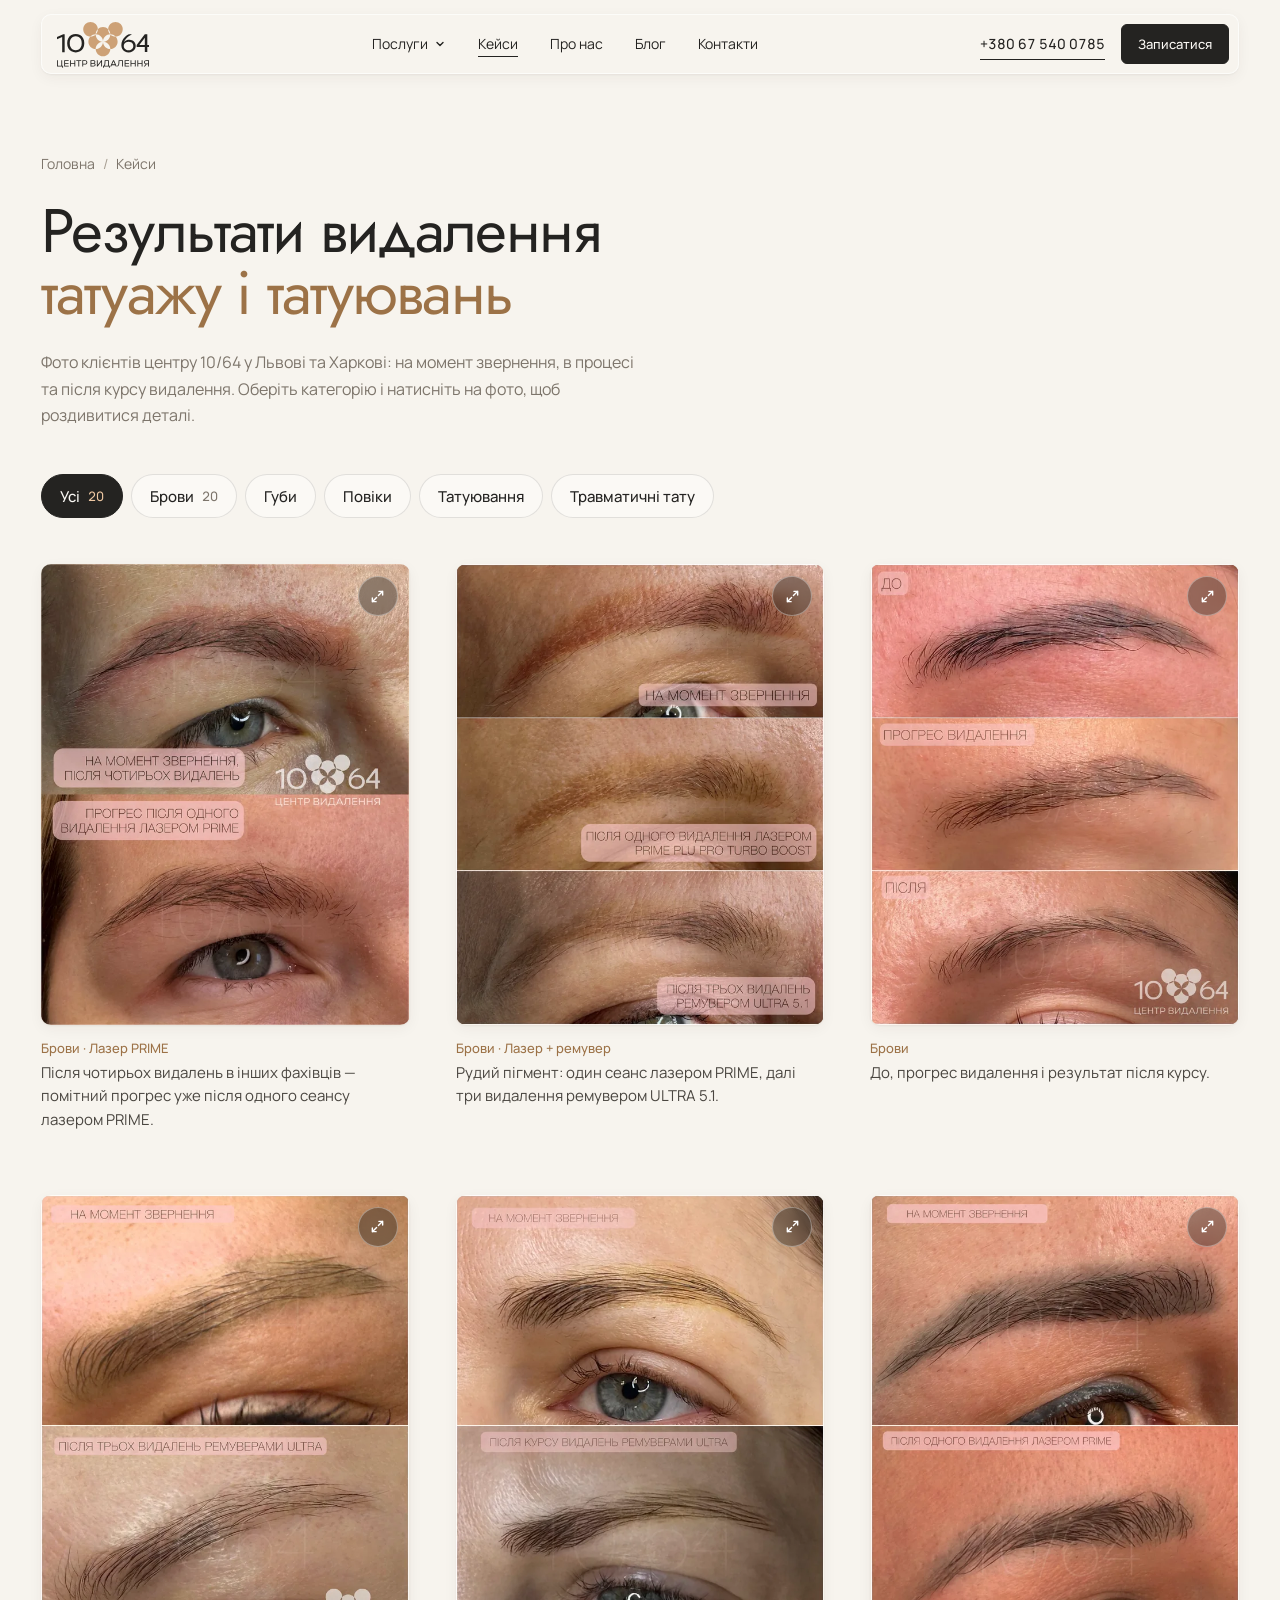
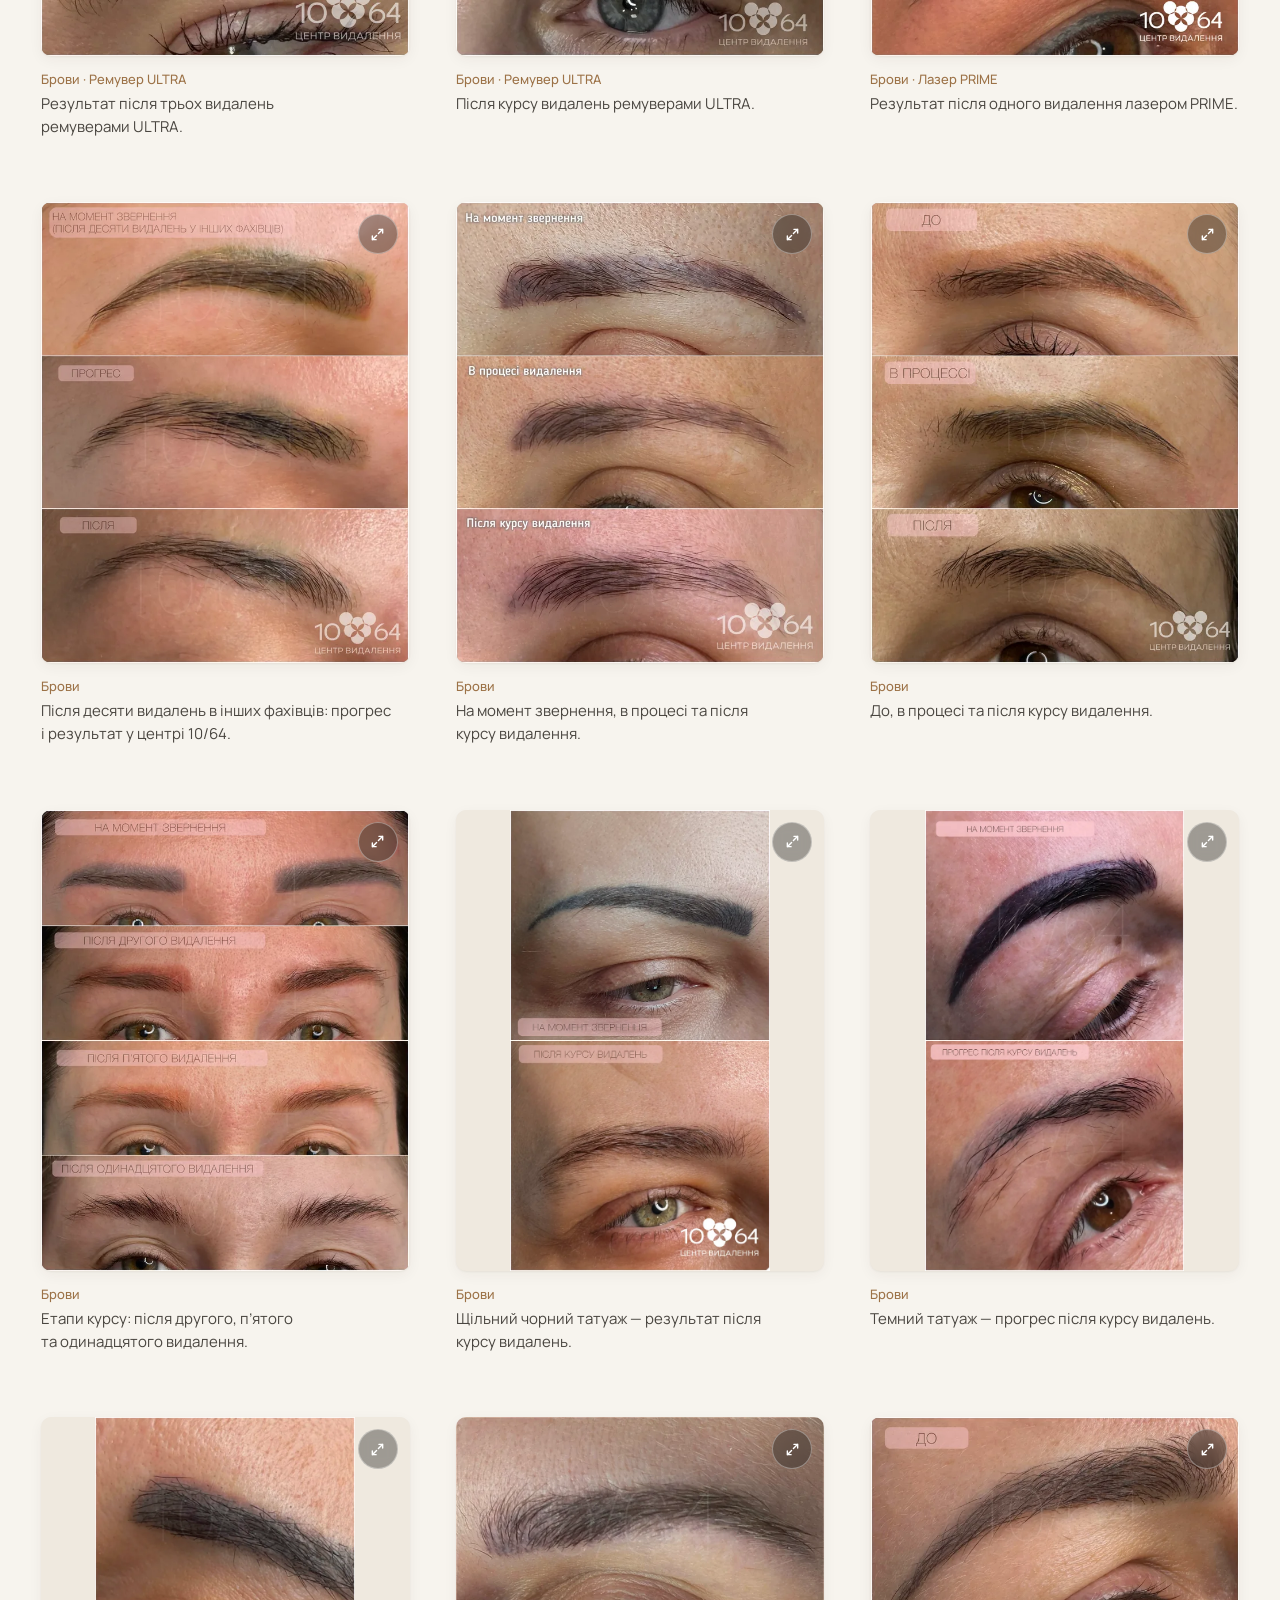
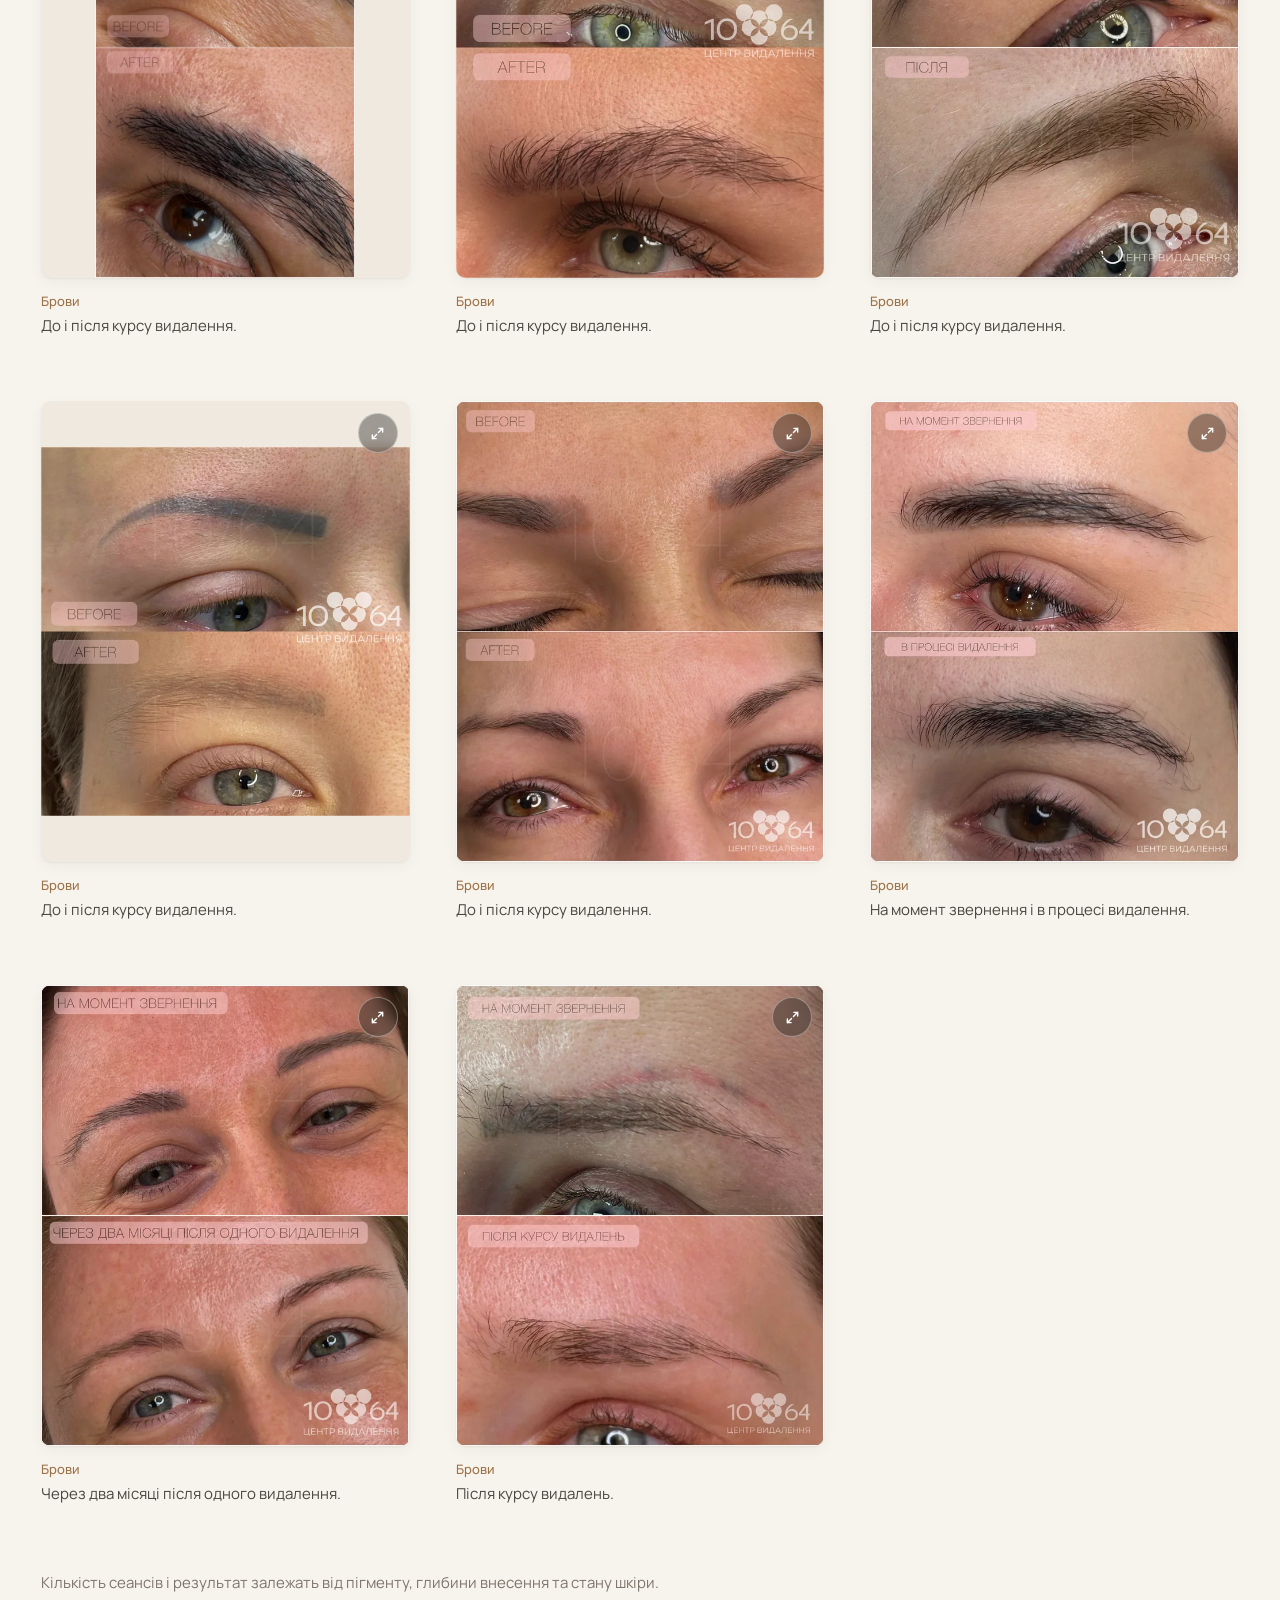
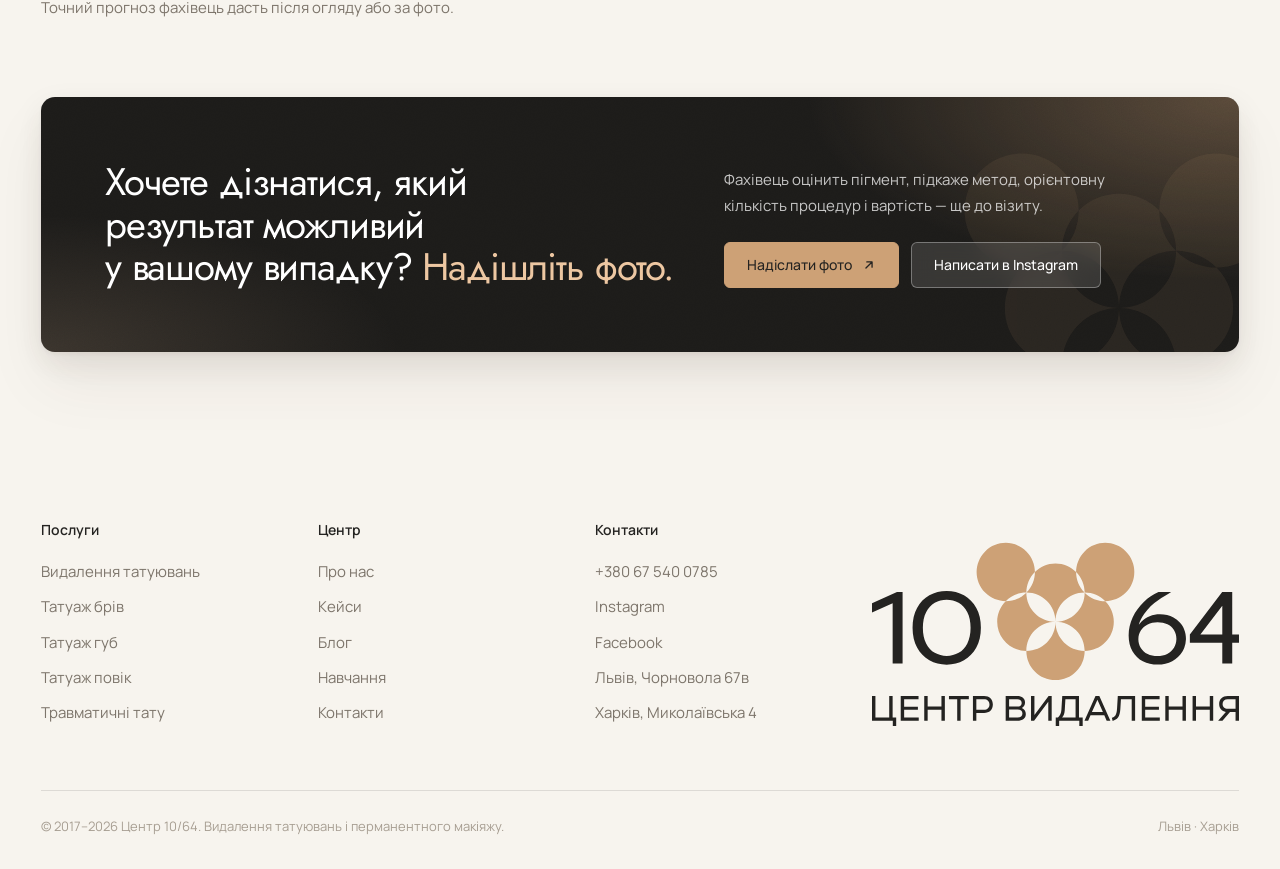
<file: keysy/index.html>
<!doctype html>
<html lang="uk">
<head>
  <meta charset="utf-8">
  <meta name="viewport" content="width=device-width, initial-scale=1">
  <title>Кейси: результати видалення татуажу і татуювань — 10/64 | Львів, Харків</title>
  <meta name="description" content="Фото до і після видалення татуажу брів, губ, повік і татуювань у центрі 10/64. Реальні кейси клієнтів у Львові та Харкові: лазер PRIME і ремувери ULTRA.">
  <link rel="canonical" href="https://1064.com.ua/keysy/">
  <meta name="theme-color" content="#F7F4EE">
  <link rel="icon" href="/favicon.svg" type="image/svg+xml">

  <meta property="og:type" content="website">
  <meta property="og:locale" content="uk_UA">
  <meta property="og:site_name" content="Центр 10/64">
  <meta property="og:title" content="Кейси: результати видалення татуажу і татуювань — 10/64">
  <meta property="og:description" content="Реальні фото клієнтів до і після видалення татуажу та татуювань у Львові та Харкові.">
  <meta property="og:image" content="/images/results/brovy/brovy-01-1080.webp">

  <link rel="preconnect" href="https://fonts.googleapis.com">
  <link rel="preconnect" href="https://fonts.gstatic.com" crossorigin>
  <link href="https://fonts.googleapis.com/css2?family=Jost:wght@300;400;500&family=Manrope:wght@400;500;600&display=swap" rel="stylesheet">
  <link rel="stylesheet" href="/assets/css/site.css">

  <script type="application/ld+json">
  {
    "@context": "https://schema.org",
    "@type": "BreadcrumbList",
    "itemListElement": [
      { "@type": "ListItem", "position": 1, "name": "Головна", "item": "https://1064.com.ua/" },
      { "@type": "ListItem", "position": 2, "name": "Кейси", "item": "https://1064.com.ua/keysy/" }
    ]
  }
  </script>
</head>
<body class="page-light">

  <!-- Reusable icons -->
  <svg width="0" height="0" class="sr-only" aria-hidden="true">
    <symbol id="i-phone" viewBox="0 0 24 24"><path d="M6.6 3.5h2.6l1.6 4.2-2 1.3a11 11 0 0 0 5.2 5.2l1.3-2 4.2 1.6v2.6a2 2 0 0 1-2.1 2A16.5 16.5 0 0 1 4.6 5.6a2 2 0 0 1 2-2.1z" fill="none" stroke="currentColor" stroke-width="1.5" stroke-linejoin="round"/></symbol>
    <symbol id="i-expand" viewBox="0 0 16 16"><path d="M9.5 2.5h4v4M6.5 13.5h-4v-4M13.5 2.5L9 7M2.5 13.5L7 9" fill="none" stroke="currentColor" stroke-width="1.5" stroke-linecap="round" stroke-linejoin="round"/></symbol>
    <symbol id="i-arrow" viewBox="0 0 16 16"><path d="M4.5 11.5l7-7M5.5 4.5h6v6" fill="none" stroke="currentColor" stroke-width="1.5" stroke-linecap="round" stroke-linejoin="round"/></symbol>
    <symbol id="i-left" viewBox="0 0 16 16"><path d="M10 3L5 8l5 5" fill="none" stroke="currentColor" stroke-width="1.6" stroke-linecap="round" stroke-linejoin="round"/></symbol>
    <symbol id="i-right" viewBox="0 0 16 16"><path d="M6 3l5 5-5 5" fill="none" stroke="currentColor" stroke-width="1.6" stroke-linecap="round" stroke-linejoin="round"/></symbol>
    <symbol id="i-insta" viewBox="0 0 24 24"><rect x="3" y="3" width="18" height="18" rx="5" fill="none" stroke="currentColor" stroke-width="1.6"/><circle cx="12" cy="12" r="4" fill="none" stroke="currentColor" stroke-width="1.6"/><circle cx="17.3" cy="6.7" r="1.1" fill="currentColor"/></symbol>
    <symbol id="i-fb" viewBox="0 0 24 24"><path d="M14 8.5V7c0-.8.5-1 1-1h2V3h-2.8C11.4 3 11 5 11 6.6v1.9H9V12h2v9h3v-9h2.4l.6-3.5z" fill="currentColor"/></symbol>
    <symbol id="i-tg" viewBox="0 0 24 24"><path d="M21 4L3 11l5.5 2 2 6 3-4 5 4z M8.5 13l9-6.5-6.5 8" fill="none" stroke="currentColor" stroke-width="1.5" stroke-linejoin="round"/></symbol>
    <symbol id="i-upload" viewBox="0 0 24 24"><path d="M12 15V4m0 0l-4 4m4-4l4 4M5 15v3a2 2 0 002 2h10a2 2 0 002-2v-3" fill="none" stroke="currentColor" stroke-width="1.6" stroke-linecap="round" stroke-linejoin="round"/></symbol>
    <symbol id="i-calendar" viewBox="0 0 24 24"><rect x="4" y="5" width="16" height="15" rx="2" fill="none" stroke="currentColor" stroke-width="1.6"/><path d="M4 10h16M9 3v4M15 3v4" stroke="currentColor" stroke-width="1.6" stroke-linecap="round"/></symbol>
    <symbol id="i-layers" viewBox="0 0 24 24"><path d="M12 4l8 4-8 4-8-4 8-4zM4 12l8 4 8-4M4 16l8 4 8-4" fill="none" stroke="currentColor" stroke-width="1.6" stroke-linejoin="round"/></symbol>
    <symbol id="i-team" viewBox="0 0 24 24"><circle cx="9" cy="8" r="3.2" fill="none" stroke="currentColor" stroke-width="1.6"/><path d="M3 19c.6-3.3 3-5 6-5s5.4 1.7 6 5" fill="none" stroke="currentColor" stroke-width="1.6" stroke-linecap="round"/><path d="M16 5.2a3 3 0 010 5.6M18 14.4c1.6.7 2.6 2.2 3 4.6" fill="none" stroke="currentColor" stroke-width="1.6" stroke-linecap="round"/></symbol>
    <symbol id="i-globe" viewBox="0 0 24 24"><circle cx="12" cy="12" r="8.5" fill="none" stroke="currentColor" stroke-width="1.6"/><path d="M3.5 12h17M12 3.5c2.4 2.4 3.5 5.3 3.5 8.5s-1.1 6.1-3.5 8.5c-2.4-2.4-3.5-5.3-3.5-8.5s1.1-6.1 3.5-8.5z" fill="none" stroke="currentColor" stroke-width="1.6"/></symbol>
  </svg>

  <!-- ============ HEADER ============ -->
  <header class="header" id="header">
    <div class="header__bar">
      <a href="/" class="logo" aria-label="Центр 10/64 — на головну">
        <img class="logo--light" src="/assets/logo-light.svg" alt="Центр 10/64" width="92" height="47">
        <img class="logo--dark" src="/assets/logo-dark.svg" alt="" width="92" height="47" aria-hidden="true">
      </a>
      <nav class="nav" aria-label="Головне меню">
        <ul class="nav__list">
          <li class="nav__item nav__item--drop" data-drop>
            <button class="nav__link nav__trigger" type="button" aria-expanded="false" aria-controls="drop-services">
              Послуги
              <svg class="nav__chev" viewBox="0 0 12 12" aria-hidden="true"><path d="M3 4.5l3 3 3-3" fill="none" stroke="currentColor" stroke-width="1.4" stroke-linecap="round" stroke-linejoin="round"/></svg>
            </button>
            <div class="drop" id="drop-services">
              <ul class="drop__list">
                <li><a class="drop__link" href="/poslugy/vydalennya-tatuyuvan/">
                  <img src="/images/svc-tattoo.jpg" alt="" width="44" height="56" loading="lazy">
                  <span><b>Видалення&nbsp;татуювань</b><small>Чорні, кольорові, багатошарові&nbsp;роботи</small></span>
                </a></li>
                <li><a class="drop__link" href="/poslugy/vydalennya-tatuazhu-briv/">
                  <img src="/images/svc-brows.jpg" alt="" width="44" height="56" loading="lazy">
                  <span><b>Видалення перманентного макіяжу&nbsp;брів</b><small>Повне видалення або&nbsp;освітлення під&nbsp;перекриття</small></span>
                </a></li>
                <li><a class="drop__link" href="/poslugy/vydalennya-tatuazhu-gub/">
                  <img src="/images/svc-lips.jpg" alt="" width="44" height="56" loading="lazy">
                  <span><b>Видалення перманентного макіяжу&nbsp;губ</b><small>Контур, міграція пігменту, без&nbsp;потемнінь</small></span>
                </a></li>
                <li><a class="drop__link" href="/poslugy/vydalennya-tatuazhu-povik/">
                  <img src="/images/svc-eyelids.jpg" alt="" width="44" height="56" loading="lazy">
                  <span><b>Видалення перманентного макіяжу&nbsp;повік</b><small>Стрілки та&nbsp;міжвійка, захисні&nbsp;шильди</small></span>
                </a></li>
                <li><a class="drop__link" href="/poslugy/vydalennya-travmatychnyh-tatuyuvan/">
                  <img src="/images/svc-trauma.jpg" alt="" width="44" height="56" loading="lazy">
                  <span><b>Видалення травматичних&nbsp;татуювань</b><small>Волонтерська ініціатива ·&nbsp;безоплатно</small></span>
                </a></li>
              </ul>
              <a class="drop__promo" href="/kontakty/">
                <span class="drop__promo-title">Не&nbsp;знаєте, який метод підійде? <span class="accent">Надішліть&nbsp;фото.</span></span>
                <span class="drop__promo-link">Написати нам <svg class="ico" aria-hidden="true"><use href="#i-arrow"/></svg></span>
              </a>
            </div>
          </li>
          <li class="nav__item"><a class="nav__link" href="/keysy/" aria-current="page">Кейси</a></li>
          <li class="nav__item"><a class="nav__link" href="/pro-nas/">Про&nbsp;нас</a></li>
          <li class="nav__item"><a class="nav__link" href="/blog/">Блог</a></li>
          <li class="nav__item"><a class="nav__link" href="/kontakty/">Контакти</a></li>
        </ul>
      </nav>
      <div class="header__actions">
        <a class="header__phone link" href="tel:+380675400785" aria-label="Зателефонувати: +380 67 540 0785">+380&nbsp;67&nbsp;540&nbsp;0785</a>
        <a class="header__call" href="tel:+380675400785" aria-label="Зателефонувати: +380 67 540 0785"><svg aria-hidden="true"><use href="#i-phone"/></svg></a>
        <a class="btn btn--cta" href="/#contacts">Записатися</a>
        <button class="burger" type="button" aria-label="Відкрити меню" aria-expanded="false" aria-controls="mobile-menu"><span></span></button>
      </div>
    </div>
  </header>

  <div class="mobile-menu" id="mobile-menu" aria-hidden="true">
    <nav class="mnav" aria-label="Мобільне меню">
      <div class="mnav__group">
        <button class="mnav__link mnav__trigger" type="button" aria-expanded="false" aria-controls="m-services">
          Послуги
          <svg class="nav__chev" viewBox="0 0 12 12" aria-hidden="true"><path d="M3 4.5l3 3 3-3" fill="none" stroke="currentColor" stroke-width="1.2" stroke-linecap="round" stroke-linejoin="round"/></svg>
        </button>
        <div class="mnav__panel" id="m-services"><div>
          <ul class="mnav__sub">
            <li><a href="/poslugy/vydalennya-tatuyuvan/">Видалення&nbsp;татуювань</a></li>
            <li><a href="/poslugy/vydalennya-tatuazhu-briv/">Видалення перманентного макіяжу&nbsp;брів</a></li>
            <li><a href="/poslugy/vydalennya-tatuazhu-gub/">Видалення перманентного макіяжу&nbsp;губ</a></li>
            <li><a href="/poslugy/vydalennya-tatuazhu-povik/">Видалення перманентного макіяжу&nbsp;повік</a></li>
            <li><a href="/poslugy/vydalennya-travmatychnyh-tatuyuvan/">Видалення травматичних&nbsp;татуювань</a></li>
          </ul>
        </div></div>
      </div>
      <a class="mnav__link" href="/keysy/" aria-current="page">Кейси</a>
      <a class="mnav__link" href="/pro-nas/">Про&nbsp;нас</a>
      <a class="mnav__link" href="/blog/">Блог</a>
      <a class="mnav__link" href="/kontakty/">Контакти</a>
    </nav>
    <a class="btn btn--block" href="/#contacts">Записатися на&nbsp;консультацію</a>
    <div class="mobile-menu__meta">
      <a class="mobile-menu__phone" href="tel:+380675400785">+380&nbsp;67&nbsp;540&nbsp;0785</a>
      <span>Львів · просп. В'ячеслава Чорновола,&nbsp;67в</span>
      <span>Харків · вул. Миколаївська,&nbsp;4</span>
    </div>
  </div>

  <main>
    <!-- ============ PAGE HERO ============ -->
    <section class="page-hero" aria-labelledby="page-title">
      <div class="container">
        <nav class="crumbs" aria-label="Навігація">
          <ol>
            <li><a href="/">Головна</a></li>
            <li><span aria-current="page">Кейси</span></li>
          </ol>
        </nav>
        <h1 class="h1" id="page-title">Результати видалення <span class="accent">татуажу і&nbsp;татуювань</span></h1>
        <p class="lead">Фото клієнтів центру 10/64 у&nbsp;Львові та&nbsp;Харкові: на&nbsp;момент звернення, в&nbsp;процесі та&nbsp;після курсу видалення. Оберіть категорію і&nbsp;натисніть на&nbsp;фото, щоб роздивитися деталі.</p>
      </div>
    </section>

    <!-- ============ FILTERS ============ -->
    <div class="filters" data-filters>
      <div class="container">
        <div class="filters__list" role="group" aria-label="Категорії кейсів">
            <button class="filter" type="button" data-filter="all" data-name="" aria-pressed="true">Усі <span class="filter__count">20</span></button>
            <button class="filter" type="button" data-filter="brovy" data-name="татуажу брів" aria-pressed="false">Брови <span class="filter__count">20</span></button>
            <button class="filter filter--empty" type="button" data-filter="guby" data-name="татуажу губ" aria-pressed="false">Губи <span class="filter__count">0</span></button>
            <button class="filter filter--empty" type="button" data-filter="povika" data-name="татуажу повік" aria-pressed="false">Повіки <span class="filter__count">0</span></button>
            <button class="filter filter--empty" type="button" data-filter="tatuyuvannya" data-name="татуювань" aria-pressed="false">Татуювання <span class="filter__count">0</span></button>
            <button class="filter filter--empty" type="button" data-filter="travmatychni" data-name="травматичних татуювань" aria-pressed="false">Травматичні тату <span class="filter__count">0</span></button>
        </div>
      </div>
    </div>

    <!-- ============ RESULTS ============ -->
    <section class="results-section" aria-label="Фото до і після">
      <div class="container">
        <div class="results" data-results data-gallery>
            <figure class="result" data-cat="brovy">
              <a class="result__media" href="/images/results/brovy/brovy-01-1600.webp" data-lightbox data-meta="Брови · Лазер PRIME" data-caption="Після чотирьох видалень в інших фахівців — помітний прогрес уже після одного сеансу лазером PRIME.">
                <img src="/images/results/brovy/brovy-01-640.webp" srcset="/images/results/brovy/brovy-01-640.webp 640w, /images/results/brovy/brovy-01-1080.webp 1080w, /images/results/brovy/brovy-01-1600.webp 1600w" sizes="(min-width: 1360px) 22vw, (min-width: 1024px) 30vw, (min-width: 600px) 46vw, 100vw" width="1600" height="2002" alt="Видалення татуажу брів: після чотирьох видалень в інших фахівців — помітний прогрес уже після одного сеансу лазером PRIME" loading="lazy" decoding="async">
                <span class="result__zoom" aria-hidden="true"><svg><use href="#i-expand"/></svg></span>
              </a>
              <figcaption class="result__cap"><span class="result__meta">Брови · Лазер PRIME</span><span class="result__text">Після чотирьох видалень в&nbsp;інших фахівців&nbsp;— помітний прогрес уже після одного сеансу лазером&nbsp;PRIME.</span></figcaption>
            </figure>
            <figure class="result" data-cat="brovy">
              <a class="result__media" href="/images/results/brovy/brovy-02-1600.webp" data-lightbox data-meta="Брови · Лазер + ремувер" data-caption="Рудий пігмент: один сеанс лазером PRIME, далі три видалення ремувером ULTRA 5.1.">
                <img src="/images/results/brovy/brovy-02-640.webp" srcset="/images/results/brovy/brovy-02-640.webp 640w, /images/results/brovy/brovy-02-1080.webp 1080w, /images/results/brovy/brovy-02-1600.webp 1600w" sizes="(min-width: 1360px) 22vw, (min-width: 1024px) 30vw, (min-width: 600px) 46vw, 100vw" width="1600" height="2002" alt="Видалення татуажу брів: рудий пігмент: один сеанс лазером PRIME, далі три видалення ремувером ULTRA 5.1" loading="lazy" decoding="async">
                <span class="result__zoom" aria-hidden="true"><svg><use href="#i-expand"/></svg></span>
              </a>
              <figcaption class="result__cap"><span class="result__meta">Брови · Лазер + ремувер</span><span class="result__text">Рудий пігмент: один сеанс лазером PRIME, далі три видалення ремувером ULTRA&nbsp;5.1.</span></figcaption>
            </figure>
            <figure class="result" data-cat="brovy">
              <a class="result__media" href="/images/results/brovy/brovy-03-1600.webp" data-lightbox data-meta="Брови" data-caption="До, прогрес видалення і результат після курсу.">
                <img src="/images/results/brovy/brovy-03-640.webp" srcset="/images/results/brovy/brovy-03-640.webp 640w, /images/results/brovy/brovy-03-1080.webp 1080w, /images/results/brovy/brovy-03-1600.webp 1600w" sizes="(min-width: 1360px) 22vw, (min-width: 1024px) 30vw, (min-width: 600px) 46vw, 100vw" width="1600" height="2002" alt="Видалення татуажу брів: до, прогрес видалення і результат після курсу" loading="lazy" decoding="async">
                <span class="result__zoom" aria-hidden="true"><svg><use href="#i-expand"/></svg></span>
              </a>
              <figcaption class="result__cap"><span class="result__meta">Брови</span><span class="result__text">До, прогрес видалення і&nbsp;результат після&nbsp;курсу.</span></figcaption>
            </figure>
            <figure class="result" data-cat="brovy">
              <a class="result__media" href="/images/results/brovy/brovy-04-1600.webp" data-lightbox data-meta="Брови · Ремувер ULTRA" data-caption="Результат після трьох видалень ремуверами ULTRA.">
                <img src="/images/results/brovy/brovy-04-640.webp" srcset="/images/results/brovy/brovy-04-640.webp 640w, /images/results/brovy/brovy-04-1080.webp 1080w, /images/results/brovy/brovy-04-1600.webp 1600w" sizes="(min-width: 1360px) 22vw, (min-width: 1024px) 30vw, (min-width: 600px) 46vw, 100vw" width="1600" height="2001" alt="Видалення татуажу брів: результат після трьох видалень ремуверами ULTRA" loading="lazy" decoding="async">
                <span class="result__zoom" aria-hidden="true"><svg><use href="#i-expand"/></svg></span>
              </a>
              <figcaption class="result__cap"><span class="result__meta">Брови · Ремувер ULTRA</span><span class="result__text">Результат після трьох видалень ремуверами&nbsp;ULTRA.</span></figcaption>
            </figure>
            <figure class="result" data-cat="brovy">
              <a class="result__media" href="/images/results/brovy/brovy-05-1600.webp" data-lightbox data-meta="Брови · Ремувер ULTRA" data-caption="Після курсу видалень ремуверами ULTRA.">
                <img src="/images/results/brovy/brovy-05-640.webp" srcset="/images/results/brovy/brovy-05-640.webp 640w, /images/results/brovy/brovy-05-1080.webp 1080w, /images/results/brovy/brovy-05-1600.webp 1600w" sizes="(min-width: 1360px) 22vw, (min-width: 1024px) 30vw, (min-width: 600px) 46vw, 100vw" width="1600" height="2002" alt="Видалення татуажу брів: після курсу видалень ремуверами ULTRA" loading="lazy" decoding="async">
                <span class="result__zoom" aria-hidden="true"><svg><use href="#i-expand"/></svg></span>
              </a>
              <figcaption class="result__cap"><span class="result__meta">Брови · Ремувер ULTRA</span><span class="result__text">Після курсу видалень ремуверами&nbsp;ULTRA.</span></figcaption>
            </figure>
            <figure class="result" data-cat="brovy">
              <a class="result__media" href="/images/results/brovy/brovy-06-1600.webp" data-lightbox data-meta="Брови · Лазер PRIME" data-caption="Результат після одного видалення лазером PRIME.">
                <img src="/images/results/brovy/brovy-06-640.webp" srcset="/images/results/brovy/brovy-06-640.webp 640w, /images/results/brovy/brovy-06-1080.webp 1080w, /images/results/brovy/brovy-06-1600.webp 1600w" sizes="(min-width: 1360px) 22vw, (min-width: 1024px) 30vw, (min-width: 600px) 46vw, 100vw" width="1600" height="2002" alt="Видалення татуажу брів: результат після одного видалення лазером PRIME" loading="lazy" decoding="async">
                <span class="result__zoom" aria-hidden="true"><svg><use href="#i-expand"/></svg></span>
              </a>
              <figcaption class="result__cap"><span class="result__meta">Брови · Лазер PRIME</span><span class="result__text">Результат після одного видалення лазером&nbsp;PRIME.</span></figcaption>
            </figure>
            <figure class="result" data-cat="brovy">
              <a class="result__media" href="/images/results/brovy/brovy-07-1600.webp" data-lightbox data-meta="Брови" data-caption="Після десяти видалень в інших фахівців: прогрес і результат у центрі 10/64.">
                <img src="/images/results/brovy/brovy-07-640.webp" srcset="/images/results/brovy/brovy-07-640.webp 640w, /images/results/brovy/brovy-07-1080.webp 1080w, /images/results/brovy/brovy-07-1600.webp 1600w" sizes="(min-width: 1360px) 22vw, (min-width: 1024px) 30vw, (min-width: 600px) 46vw, 100vw" width="1600" height="2001" alt="Видалення татуажу брів: після десяти видалень в інших фахівців: прогрес і результат у центрі 10/64" loading="lazy" decoding="async">
                <span class="result__zoom" aria-hidden="true"><svg><use href="#i-expand"/></svg></span>
              </a>
              <figcaption class="result__cap"><span class="result__meta">Брови</span><span class="result__text">Після десяти видалень в&nbsp;інших фахівців: прогрес і&nbsp;результат у&nbsp;центрі&nbsp;10/64.</span></figcaption>
            </figure>
            <figure class="result" data-cat="brovy">
              <a class="result__media" href="/images/results/brovy/brovy-08-1600.webp" data-lightbox data-meta="Брови" data-caption="На момент звернення, в процесі та після курсу видалення.">
                <img src="/images/results/brovy/brovy-08-640.webp" srcset="/images/results/brovy/brovy-08-640.webp 640w, /images/results/brovy/brovy-08-1080.webp 1080w, /images/results/brovy/brovy-08-1600.webp 1600w" sizes="(min-width: 1360px) 22vw, (min-width: 1024px) 30vw, (min-width: 600px) 46vw, 100vw" width="1600" height="2002" alt="Видалення татуажу брів: на момент звернення, в процесі та після курсу видалення" loading="lazy" decoding="async">
                <span class="result__zoom" aria-hidden="true"><svg><use href="#i-expand"/></svg></span>
              </a>
              <figcaption class="result__cap"><span class="result__meta">Брови</span><span class="result__text">На&nbsp;момент звернення, в&nbsp;процесі та&nbsp;після курсу&nbsp;видалення.</span></figcaption>
            </figure>
            <figure class="result" data-cat="brovy">
              <a class="result__media" href="/images/results/brovy/brovy-09-1600.webp" data-lightbox data-meta="Брови" data-caption="До, в процесі та після курсу видалення.">
                <img src="/images/results/brovy/brovy-09-640.webp" srcset="/images/results/brovy/brovy-09-640.webp 640w, /images/results/brovy/brovy-09-1080.webp 1080w, /images/results/brovy/brovy-09-1600.webp 1600w" sizes="(min-width: 1360px) 22vw, (min-width: 1024px) 30vw, (min-width: 600px) 46vw, 100vw" width="1600" height="2002" alt="Видалення татуажу брів: до, в процесі та після курсу видалення" loading="lazy" decoding="async">
                <span class="result__zoom" aria-hidden="true"><svg><use href="#i-expand"/></svg></span>
              </a>
              <figcaption class="result__cap"><span class="result__meta">Брови</span><span class="result__text">До, в&nbsp;процесі та&nbsp;після курсу&nbsp;видалення.</span></figcaption>
            </figure>
            <figure class="result" data-cat="brovy">
              <a class="result__media" href="/images/results/brovy/brovy-10-1600.webp" data-lightbox data-meta="Брови" data-caption="Етапи курсу: після другого, п’ятого та одинадцятого видалення.">
                <img src="/images/results/brovy/brovy-10-640.webp" srcset="/images/results/brovy/brovy-10-640.webp 640w, /images/results/brovy/brovy-10-1080.webp 1080w, /images/results/brovy/brovy-10-1600.webp 1600w" sizes="(min-width: 1360px) 22vw, (min-width: 1024px) 30vw, (min-width: 600px) 46vw, 100vw" width="1600" height="2002" alt="Видалення татуажу брів: етапи курсу: після другого, п’ятого та одинадцятого видалення" loading="lazy" decoding="async">
                <span class="result__zoom" aria-hidden="true"><svg><use href="#i-expand"/></svg></span>
              </a>
              <figcaption class="result__cap"><span class="result__meta">Брови</span><span class="result__text">Етапи курсу: після другого, п’ятого та&nbsp;одинадцятого&nbsp;видалення.</span></figcaption>
            </figure>
            <figure class="result" data-cat="brovy">
              <a class="result__media" href="/images/results/brovy/brovy-11-1600.webp" data-lightbox data-meta="Брови" data-caption="Щільний чорний татуаж — результат після курсу видалень.">
                <img src="/images/results/brovy/brovy-11-640.webp" srcset="/images/results/brovy/brovy-11-640.webp 640w, /images/results/brovy/brovy-11-1080.webp 1080w, /images/results/brovy/brovy-11-1600.webp 1600w" sizes="(min-width: 1360px) 22vw, (min-width: 1024px) 30vw, (min-width: 600px) 46vw, 100vw" width="1600" height="2842" alt="Видалення татуажу брів: щільний чорний татуаж — результат після курсу видалень" loading="lazy" decoding="async">
                <span class="result__zoom" aria-hidden="true"><svg><use href="#i-expand"/></svg></span>
              </a>
              <figcaption class="result__cap"><span class="result__meta">Брови</span><span class="result__text">Щільний чорний татуаж&nbsp;— результат після курсу&nbsp;видалень.</span></figcaption>
            </figure>
            <figure class="result" data-cat="brovy">
              <a class="result__media" href="/images/results/brovy/brovy-12-1600.webp" data-lightbox data-meta="Брови" data-caption="Темний татуаж — прогрес після курсу видалень.">
                <img src="/images/results/brovy/brovy-12-640.webp" srcset="/images/results/brovy/brovy-12-640.webp 640w, /images/results/brovy/brovy-12-1080.webp 1080w, /images/results/brovy/brovy-12-1600.webp 1600w" sizes="(min-width: 1360px) 22vw, (min-width: 1024px) 30vw, (min-width: 600px) 46vw, 100vw" width="1600" height="2842" alt="Видалення татуажу брів: темний татуаж — прогрес після курсу видалень" loading="lazy" decoding="async">
                <span class="result__zoom" aria-hidden="true"><svg><use href="#i-expand"/></svg></span>
              </a>
              <figcaption class="result__cap"><span class="result__meta">Брови</span><span class="result__text">Темний татуаж&nbsp;— прогрес після курсу&nbsp;видалень.</span></figcaption>
            </figure>
            <figure class="result" data-cat="brovy">
              <a class="result__media" href="/images/results/brovy/brovy-13-1600.webp" data-lightbox data-meta="Брови" data-caption="До і після курсу видалення.">
                <img src="/images/results/brovy/brovy-13-640.webp" srcset="/images/results/brovy/brovy-13-640.webp 640w, /images/results/brovy/brovy-13-1080.webp 1080w, /images/results/brovy/brovy-13-1600.webp 1600w" sizes="(min-width: 1360px) 22vw, (min-width: 1024px) 30vw, (min-width: 600px) 46vw, 100vw" width="1600" height="2841" alt="Видалення татуажу брів: до і після курсу видалення" loading="lazy" decoding="async">
                <span class="result__zoom" aria-hidden="true"><svg><use href="#i-expand"/></svg></span>
              </a>
              <figcaption class="result__cap"><span class="result__meta">Брови</span><span class="result__text">До&nbsp;і&nbsp;після курсу&nbsp;видалення.</span></figcaption>
            </figure>
            <figure class="result" data-cat="brovy">
              <a class="result__media" href="/images/results/brovy/brovy-14-1600.webp" data-lightbox data-meta="Брови" data-caption="До і після курсу видалення.">
                <img src="/images/results/brovy/brovy-14-640.webp" srcset="/images/results/brovy/brovy-14-640.webp 640w, /images/results/brovy/brovy-14-1080.webp 1080w, /images/results/brovy/brovy-14-1600.webp 1600w" sizes="(min-width: 1360px) 22vw, (min-width: 1024px) 30vw, (min-width: 600px) 46vw, 100vw" width="1600" height="2002" alt="Видалення татуажу брів: до і після курсу видалення" loading="lazy" decoding="async">
                <span class="result__zoom" aria-hidden="true"><svg><use href="#i-expand"/></svg></span>
              </a>
              <figcaption class="result__cap"><span class="result__meta">Брови</span><span class="result__text">До&nbsp;і&nbsp;після курсу&nbsp;видалення.</span></figcaption>
            </figure>
            <figure class="result" data-cat="brovy">
              <a class="result__media" href="/images/results/brovy/brovy-15-1600.webp" data-lightbox data-meta="Брови" data-caption="До і після курсу видалення.">
                <img src="/images/results/brovy/brovy-15-640.webp" srcset="/images/results/brovy/brovy-15-640.webp 640w, /images/results/brovy/brovy-15-1080.webp 1080w, /images/results/brovy/brovy-15-1600.webp 1600w" sizes="(min-width: 1360px) 22vw, (min-width: 1024px) 30vw, (min-width: 600px) 46vw, 100vw" width="1600" height="2002" alt="Видалення татуажу брів: до і після курсу видалення" loading="lazy" decoding="async">
                <span class="result__zoom" aria-hidden="true"><svg><use href="#i-expand"/></svg></span>
              </a>
              <figcaption class="result__cap"><span class="result__meta">Брови</span><span class="result__text">До&nbsp;і&nbsp;після курсу&nbsp;видалення.</span></figcaption>
            </figure>
            <figure class="result" data-cat="brovy">
              <a class="result__media" href="/images/results/brovy/brovy-16-1600.webp" data-lightbox data-meta="Брови" data-caption="До і після курсу видалення.">
                <img src="/images/results/brovy/brovy-16-640.webp" srcset="/images/results/brovy/brovy-16-640.webp 640w, /images/results/brovy/brovy-16-1080.webp 1080w, /images/results/brovy/brovy-16-1600.webp 1600w" sizes="(min-width: 1360px) 22vw, (min-width: 1024px) 30vw, (min-width: 600px) 46vw, 100vw" width="1600" height="1600" alt="Видалення татуажу брів: до і після курсу видалення" loading="lazy" decoding="async">
                <span class="result__zoom" aria-hidden="true"><svg><use href="#i-expand"/></svg></span>
              </a>
              <figcaption class="result__cap"><span class="result__meta">Брови</span><span class="result__text">До&nbsp;і&nbsp;після курсу&nbsp;видалення.</span></figcaption>
            </figure>
            <figure class="result" data-cat="brovy">
              <a class="result__media" href="/images/results/brovy/brovy-17-1600.webp" data-lightbox data-meta="Брови" data-caption="До і після курсу видалення.">
                <img src="/images/results/brovy/brovy-17-640.webp" srcset="/images/results/brovy/brovy-17-640.webp 640w, /images/results/brovy/brovy-17-1080.webp 1080w, /images/results/brovy/brovy-17-1600.webp 1600w" sizes="(min-width: 1360px) 22vw, (min-width: 1024px) 30vw, (min-width: 600px) 46vw, 100vw" width="1600" height="2001" alt="Видалення татуажу брів: до і після курсу видалення" loading="lazy" decoding="async">
                <span class="result__zoom" aria-hidden="true"><svg><use href="#i-expand"/></svg></span>
              </a>
              <figcaption class="result__cap"><span class="result__meta">Брови</span><span class="result__text">До&nbsp;і&nbsp;після курсу&nbsp;видалення.</span></figcaption>
            </figure>
            <figure class="result" data-cat="brovy">
              <a class="result__media" href="/images/results/brovy/brovy-18-1600.webp" data-lightbox data-meta="Брови" data-caption="На момент звернення і в процесі видалення.">
                <img src="/images/results/brovy/brovy-18-640.webp" srcset="/images/results/brovy/brovy-18-640.webp 640w, /images/results/brovy/brovy-18-1080.webp 1080w, /images/results/brovy/brovy-18-1600.webp 1600w" sizes="(min-width: 1360px) 22vw, (min-width: 1024px) 30vw, (min-width: 600px) 46vw, 100vw" width="1600" height="2001" alt="Видалення татуажу брів: на момент звернення і в процесі видалення" loading="lazy" decoding="async">
                <span class="result__zoom" aria-hidden="true"><svg><use href="#i-expand"/></svg></span>
              </a>
              <figcaption class="result__cap"><span class="result__meta">Брови</span><span class="result__text">На&nbsp;момент звернення і&nbsp;в&nbsp;процесі&nbsp;видалення.</span></figcaption>
            </figure>
            <figure class="result" data-cat="brovy">
              <a class="result__media" href="/images/results/brovy/brovy-19-1600.webp" data-lightbox data-meta="Брови" data-caption="Через два місяці після одного видалення.">
                <img src="/images/results/brovy/brovy-19-640.webp" srcset="/images/results/brovy/brovy-19-640.webp 640w, /images/results/brovy/brovy-19-1080.webp 1080w, /images/results/brovy/brovy-19-1600.webp 1600w" sizes="(min-width: 1360px) 22vw, (min-width: 1024px) 30vw, (min-width: 600px) 46vw, 100vw" width="1600" height="2002" alt="Видалення татуажу брів: через два місяці після одного видалення" loading="lazy" decoding="async">
                <span class="result__zoom" aria-hidden="true"><svg><use href="#i-expand"/></svg></span>
              </a>
              <figcaption class="result__cap"><span class="result__meta">Брови</span><span class="result__text">Через два місяці після одного&nbsp;видалення.</span></figcaption>
            </figure>
            <figure class="result" data-cat="brovy">
              <a class="result__media" href="/images/results/brovy/brovy-20-1600.webp" data-lightbox data-meta="Брови" data-caption="Після курсу видалень.">
                <img src="/images/results/brovy/brovy-20-640.webp" srcset="/images/results/brovy/brovy-20-640.webp 640w, /images/results/brovy/brovy-20-1080.webp 1080w, /images/results/brovy/brovy-20-1600.webp 1600w" sizes="(min-width: 1360px) 22vw, (min-width: 1024px) 30vw, (min-width: 600px) 46vw, 100vw" width="1600" height="2002" alt="Видалення татуажу брів: після курсу видалень" loading="lazy" decoding="async">
                <span class="result__zoom" aria-hidden="true"><svg><use href="#i-expand"/></svg></span>
              </a>
              <figcaption class="result__cap"><span class="result__meta">Брови</span><span class="result__text">Після курсу&nbsp;видалень.</span></figcaption>
            </figure>
        </div>

        <div class="results-empty" data-results-empty hidden>
          <h2>Кейси з&nbsp;видалення <span data-empty-cat></span> скоро з’являться тут</h2>
          <p>Ми якраз готуємо фото. А&nbsp;поки надішліть фото свого випадку&nbsp;— фахівець оцінить пігмент і&nbsp;підкаже, якого результату можна&nbsp;досягти.</p>
          <a class="btn" href="/#contact-form">Надіслати фото <svg class="ico" aria-hidden="true"><use href="#i-arrow"/></svg></a>
        </div>

        <p class="results-note">Кількість сеансів і&nbsp;результат залежать від&nbsp;пігменту, глибини внесення та&nbsp;стану шкіри. Точний прогноз фахівець дасть після огляду або&nbsp;за&nbsp;фото.</p>
      </div>
    </section>

    <!-- ============ CTA STRIP ============ -->
    <section class="container cta-section" aria-label="Оцінка татуювання за фото">
      <div class="cta-strip grain" data-reveal>
        <img class="cta-strip__mark" src="/assets/logo-mark.svg" alt="" aria-hidden="true">
        <div class="cta-strip__inner on-dark">
          <div>
            <p class="cta-strip__title">Хочете дізнатися, який результат можливий у&nbsp;вашому&nbsp;випадку? <span class="accent">Надішліть&nbsp;фото.</span></p>
          </div>
          <div class="cta-strip__side">
            <p>Фахівець оцінить пігмент, підкаже метод, орієнтовну кількість процедур і&nbsp;вартість&nbsp;— ще&nbsp;до&nbsp;візиту.</p>
            <div class="cta-strip__btns">
              <a class="btn btn--brand" href="/#contact-form">Надіслати фото <svg class="ico" aria-hidden="true"><use href="#i-arrow"/></svg></a>
              <a class="btn btn--glass" href="https://www.instagram.com/laser_1064/" target="_blank" rel="noopener">Написати в&nbsp;Instagram</a>
            </div>
          </div>
        </div>
      </div>
    </section>

  </main>

  <!-- ============ FOOTER ============ -->
  <footer class="footer">
    <div class="container">
      <div class="footer__grid">
        <div class="footer__col">
          <p class="footer__title">Послуги</p>
          <ul>
            <li><a href="/poslugy/vydalennya-tatuyuvan/">Видалення&nbsp;татуювань</a></li>
            <li><a href="/poslugy/vydalennya-tatuazhu-briv/">Татуаж брів</a></li>
            <li><a href="/poslugy/vydalennya-tatuazhu-gub/">Татуаж губ</a></li>
            <li><a href="/poslugy/vydalennya-tatuazhu-povik/">Татуаж&nbsp;повік</a></li>
            <li><a href="/poslugy/vydalennya-travmatychnyh-tatuyuvan/">Травматичні&nbsp;тату</a></li>
          </ul>
        </div>
        <div class="footer__col">
          <p class="footer__title">Центр</p>
          <ul>
            <li><a href="/pro-nas/">Про&nbsp;нас</a></li>
            <li><a href="/keysy/">Кейси</a></li>
            <li><a href="/blog/">Блог</a></li>
            <li><a href="/navchannya/">Навчання</a></li>
            <li><a href="/kontakty/">Контакти</a></li>
          </ul>
        </div>
        <div class="footer__col">
          <p class="footer__title">Контакти</p>
          <ul>
            <li><a href="tel:+380675400785">+380&nbsp;67&nbsp;540&nbsp;0785</a></li>
            <li><a href="https://www.instagram.com/laser_1064/" target="_blank" rel="noopener">Instagram</a></li>
            <li><a href="#">Facebook</a></li>
            <li><a href="/#contacts">Львів, Чорновола&nbsp;67в</a></li>
            <li><a href="/#contacts">Харків, Миколаївська&nbsp;4</a></li>
          </ul>
        </div>
        <div class="footer__logo">
          <img src="/assets/logo-dark.svg" alt="Центр 10/64 — центр видалення" width="420" height="213" loading="lazy">
        </div>
      </div>
      <div class="footer__bottom">
        <span>© 2017&#8288;–&#8288;2026&nbsp;Центр&nbsp;10/64. Видалення татуювань і&nbsp;перманентного&nbsp;макіяжу.</span>
        <span>Львів ·&nbsp;Харків</span>
      </div>
    </div>
  </footer>

  <script src="/assets/js/site.js" defer></script>
</body>
</html>
</file>
<file: assets/css/site.css>
/* Центр 10/64 — shared site styles */

/* Jost has no Ukrainian Є є І і Ї ї Ґ ґ. "Jost UA" adds them, built from Jost's own outlines,
   so headings never fall back to a different font for these letters. */
@font-face { font-family: "Jost UA"; src: url("/assets/fonts/jost-ua-300.woff2") format("woff2"); font-weight: 300; font-display: swap; unicode-range: U+0404, U+0406-0407, U+0454, U+0456-0457, U+0490-0491; }
@font-face { font-family: "Jost UA"; src: url("/assets/fonts/jost-ua-400.woff2") format("woff2"); font-weight: 400; font-display: swap; unicode-range: U+0404, U+0406-0407, U+0454, U+0456-0457, U+0490-0491; }
@font-face { font-family: "Jost UA"; src: url("/assets/fonts/jost-ua-500.woff2") format("woff2"); font-weight: 500; font-display: swap; unicode-range: U+0404, U+0406-0407, U+0454, U+0456-0457, U+0490-0491; }

/* ============ TOKENS ============ */
:root {
  /* Brand (Logobook 10/64) */
  --brand: #CDA176;          /* Pantone 728 C */
  --brand-light: #EDC7A2;    /* Pantone 719 C */
  --brand-deep: #9C7247;     /* darker shade for text on light bg */
  --ink: #242321;
  --ink-2: #4A4640;
  --muted: #7D756B;
  --faint: #A79E92;

  --bg: #F7F4EE;             /* base */
  --surface: #EFE9DF;        /* elevated */
  --surface-2: #E7DFD2;
  --paper: #FBF9F5;          /* floating */
  --dark: #1C1B19;
  --dark-2: #2A2825;
  --line: rgba(36, 35, 33, .12);
  --line-light: rgba(255, 255, 255, .16);

  /* Type */
  --f-display: "Jost", "Jost UA", "Futura", "Helvetica Neue", sans-serif;
  --f-body: "Manrope", system-ui, sans-serif;

  /* Spacing scale */
  --s-1: 4px; --s-2: 8px; --s-3: 12px; --s-4: 16px; --s-5: 24px;
  --s-6: 32px; --s-7: 48px; --s-8: 64px; --s-9: 96px; --s-10: 144px;
  --gutter: clamp(20px, 3.2vw, 46px);
  --section: clamp(80px, 10vw, 144px);

  --r-sm: 6px; --r-md: 10px; --r-lg: 14px;

  --shadow-1: 0 1px 2px rgba(60, 40, 20, .05), 0 4px 14px rgba(60, 40, 20, .05);
  --shadow-2: 0 2px 4px rgba(60, 40, 20, .05), 0 12px 32px rgba(60, 40, 20, .09), 0 32px 64px rgba(60, 40, 20, .06);

  --ease: cubic-bezier(.22, 1, .36, 1);
  --ease-spring: cubic-bezier(.34, 1.4, .64, 1);
}

/* ============ BASE ============ */
*, *::before, *::after { box-sizing: border-box; }
* { -webkit-font-smoothing: antialiased; -moz-osx-font-smoothing: grayscale; text-rendering: optimizeLegibility; }
html { -webkit-text-size-adjust: 100%; scroll-behavior: smooth; scroll-padding-top: 88px; }
body {
  margin: 0; background: var(--bg); color: var(--ink);
  font-family: var(--f-body); font-size: 16px; line-height: 1.7; font-weight: 400;
  overflow-x: hidden;
}
img { display: block; max-width: 100%; height: auto; }
a { color: inherit; text-decoration: none; }
h1, h2, h3, p { margin: 0; }
button, input, textarea { font: inherit; color: inherit; }
:focus-visible { outline: 2px solid var(--brand); outline-offset: 3px; border-radius: 4px; }
/* Typography: balanced headings, no orphans in paragraphs */
h1, h2, h3, .h1, .h2, .cta-strip__title, .drop__promo-title, .form__title, .case__text { text-wrap: balance; }
.quote__text, .statement__text, .qa__q { text-wrap: pretty; }
.accent--block { display: block; }
p, li, blockquote, address, small { text-wrap: pretty; }
.nw { white-space: nowrap; }
.sr-only { position: absolute; width: 1px; height: 1px; overflow: hidden; clip: rect(0 0 0 0); white-space: nowrap; }

.container { width: 100%; max-width: 1440px; margin: 0 auto; padding: 0 var(--gutter); }
.section { padding: calc(var(--section) * .5) 0; }
.section--dark { padding: var(--section) 0; }
figure, blockquote { margin: 0; }

/* Grain overlay for depth */
.grain::after {
  content: ""; position: absolute; inset: 0; pointer-events: none; z-index: 1; opacity: .09; mix-blend-mode: overlay;
  background-image: url("data:image/svg+xml,%3Csvg xmlns='http://www.w3.org/2000/svg' width='220' height='220'%3E%3Cfilter id='n'%3E%3CfeTurbulence type='fractalNoise' baseFrequency='.85' numOctaves='3' stitchTiles='stitch'/%3E%3CfeColorMatrix values='0 0 0 0 1 0 0 0 0 1 0 0 0 0 1 0 0 0 .9 0'/%3E%3C/filter%3E%3Crect width='100%25' height='100%25' filter='url(%23n)'/%3E%3C/svg%3E");
}

/* ============ TYPE ============ */

.h1, .h2 { font-family: var(--f-display); font-weight: 400; letter-spacing: -0.03em; }
.h1 { font-size: clamp(34px, 5.6vw, 80px); line-height: 1.02; }
.h2 { font-size: clamp(28px, 3.9vw, 56px); line-height: 1.06; }
.accent { color: var(--brand-deep); }  /* highlight = colour only, same font as the heading */
.on-dark .accent { color: var(--brand-light); }
.lead { font-size: 16px; line-height: 1.65; color: var(--muted); max-width: 400px; }
.on-dark .lead { color: rgba(255, 255, 255, .78); }

/* ============ BUTTONS ============ */
.btn {
  --b-bg: var(--ink); --b-fg: var(--paper); --b-bd: var(--ink);
  position: relative; display: inline-flex; align-items: center; justify-content: center; gap: 10px;
  min-height: 46px; padding: 0 22px; border-radius: var(--r-sm); border: 1px solid var(--b-bd);
  background: var(--b-bg); color: var(--b-fg); font-family: var(--f-body); font-size: 14px; font-weight: 500; line-height: 1;
  cursor: pointer; white-space: nowrap; overflow: hidden; isolation: isolate;
  transition: transform .5s var(--ease-spring), opacity .3s var(--ease);
}
.btn::before {
  content: ""; position: absolute; inset: 0; z-index: -1; background: var(--b-hover, rgba(255,255,255,.12));
  transform: translateY(101%); transition: transform .5s var(--ease);
}
.btn:hover::before { transform: translateY(0); }
.btn:hover { transform: translateY(-2px); }
.btn:active { transform: translateY(0) scale(.97); }
.btn:focus-visible { outline-offset: 3px; }
.btn .ico { width: 14px; height: 14px; transition: transform .5s var(--ease-spring); }
.btn:hover .ico { transform: translate(2px, -2px); }
.btn--light { --b-bg: var(--paper); --b-fg: var(--ink); --b-bd: var(--paper); --b-hover: rgba(205,161,118,.22); }
.btn--brand { --b-bg: var(--brand); --b-fg: var(--ink); --b-bd: var(--brand); --b-hover: rgba(255,255,255,.28); }
.btn--ghost { --b-bg: transparent; --b-fg: var(--ink); --b-bd: var(--line); --b-hover: rgba(36,35,33,.06); }
.btn--glass { --b-bg: rgba(255,255,255,.12); --b-fg: #fff; --b-bd: rgba(255,255,255,.32); --b-hover: rgba(255,255,255,.16); backdrop-filter: blur(10px); -webkit-backdrop-filter: blur(10px); }
.btn--block { width: 100%; }

.link {
  position: relative; display: inline-flex; align-items: center; gap: 8px; font-size: 14px; font-weight: 500; padding: 4px 0;
}
.link::after {
  content: ""; position: absolute; left: 0; right: 0; bottom: 0; height: 1px; background: currentColor;
  transform-origin: right; transition: transform .5s var(--ease);
}
.link:hover::after { transform: scaleX(0); }
.link:active { opacity: .7; }

/* ============ HEADER ============ */
.header {
  position: fixed; inset: 0 0 auto 0; z-index: 50; padding: 14px var(--gutter);
  transition: transform .5s var(--ease);
}
.header__bar {
  position: relative; max-width: calc(1440px - var(--gutter) * 2); margin: 0 auto; height: 60px;
  display: flex; align-items: center; justify-content: space-between; gap: var(--s-5);
  padding: 0 10px 0 16px; border-radius: var(--r-md);
}
.header__bar::before {
  content: ""; position: absolute; inset: 0; border-radius: inherit; z-index: -1;
  background: rgba(247, 244, 238, .82); backdrop-filter: blur(16px) saturate(1.3); -webkit-backdrop-filter: blur(16px) saturate(1.3);
  box-shadow: var(--shadow-1); border: 1px solid rgba(255,255,255,.6);
  opacity: 0; transition: opacity .4s var(--ease);
}
.header.is-scrolled .header__bar::before { opacity: 1; }
.header.menu-open .header__bar::before { opacity: 1; background: var(--bg); box-shadow: none; border-color: transparent; backdrop-filter: none; -webkit-backdrop-filter: none; }
.header.menu-open { background: var(--bg); padding-bottom: 10px; }

.logo { position: relative; display: block; width: 92px; height: 47px; }
.logo img { position: absolute; inset: 0; width: 100%; height: 100%; transition: opacity .4s var(--ease); }
.logo .logo--dark { opacity: 0; }
.header.is-scrolled .logo .logo--dark, .header.menu-open .logo .logo--dark { opacity: 1; }
.header.is-scrolled .logo .logo--light, .header.menu-open .logo .logo--light { opacity: 0; }

.nav { display: none; }
.nav__list { list-style: none; margin: 0; padding: 0; display: flex; align-items: center; gap: var(--s-6); }
.nav__item { position: relative; }
.nav__link {
  position: relative; display: inline-flex; align-items: center; gap: 6px; padding: 8px 0; border: 0; background: none; cursor: pointer;
  font-family: var(--f-body); font-size: 14px; line-height: 1; color: rgba(255,255,255,.92); transition: opacity .3s var(--ease);
}
.nav__link::after { content: ""; position: absolute; left: 0; right: 0; bottom: 2px; height: 1px; background: currentColor; transform: scaleX(0); transform-origin: left; transition: transform .45s var(--ease); }
.nav__link:hover::after, .nav__link:focus-visible::after, .nav__item.is-open .nav__link::after { transform: scaleX(1); }
.nav__link:active { opacity: .6; }
.nav__link[aria-current="page"]::after { transform: scaleX(1); }
.header.is-scrolled .nav__link { color: var(--ink); }
.nav__chev { width: 12px; height: 12px; transition: transform .45s var(--ease); }
.nav__item.is-open .nav__chev { transform: rotate(180deg); }

/* Services dropdown */
.drop {
  position: absolute; top: calc(100% + 22px); left: -28px; width: 720px; z-index: 60;
  display: grid; grid-template-columns: 1.45fr 1fr; gap: var(--s-2); padding: var(--s-2);
  background: var(--paper); border: 1px solid rgba(36,35,33,.06); border-radius: var(--r-lg); box-shadow: var(--shadow-2);
  opacity: 0; visibility: hidden; transform: translateY(-8px);
  transition: opacity .3s var(--ease), transform .45s var(--ease), visibility 0s linear .45s;
}
.drop::before { content: ""; position: absolute; left: 0; right: 0; top: -24px; height: 24px; } /* hover bridge */
.nav__item.is-open .drop { opacity: 1; visibility: visible; transform: none; transition: opacity .3s var(--ease), transform .45s var(--ease), visibility 0s; }
.drop__list { list-style: none; margin: 0; padding: 0; display: grid; }
.drop__link {
  display: flex; align-items: center; gap: var(--s-3); padding: 8px; border-radius: var(--r-md); color: var(--ink);
  transition: background-color .25s var(--ease);
}
.drop__link img { width: 44px; height: 56px; flex: none; border-radius: var(--r-sm); object-fit: cover; transition: transform .5s var(--ease); }
.drop__link b { display: block; font-family: var(--f-display); font-weight: 400; font-size: 16px; line-height: 1.25; letter-spacing: -0.01em; }
.drop__link small { display: block; margin-top: 2px; font-size: 13px; line-height: 1.4; color: var(--muted); }
.drop__link:hover, .drop__link:focus-visible { background: var(--surface); }
.drop__link:hover img { transform: scale(1.06); }
.drop__link:active { background: var(--surface-2); }
.drop__promo {
  position: relative; overflow: hidden; isolation: isolate; display: flex; flex-direction: column; justify-content: space-between; gap: var(--s-6);
  padding: var(--s-5); border-radius: var(--r-md); background: var(--dark); color: #fff; transition: transform .5s var(--ease);
}
.drop__promo::before {
  content: ""; position: absolute; inset: 0; z-index: -1;
  background: radial-gradient(80% 70% at 100% 0%, rgba(205,161,118,.4) 0%, rgba(205,161,118,0) 65%), radial-gradient(60% 60% at 0% 100%, rgba(237,199,162,.14) 0%, rgba(237,199,162,0) 70%);
}
.drop__promo-title { font-family: var(--f-display); font-size: 22px; line-height: 1.2; letter-spacing: -0.02em; }
.drop__promo-title .accent { color: var(--brand-light); }
.drop__promo-link { display: inline-flex; align-items: center; gap: 8px; font-size: 14px; font-weight: 500; color: var(--brand-light); }
.drop__promo-link .ico { width: 14px; height: 14px; transition: transform .5s var(--ease-spring); }
.drop__promo:hover .drop__promo-link .ico { transform: translate(2px, -2px); }
.drop__promo:active { transform: scale(.985); }

.header__actions { display: flex; align-items: center; gap: var(--s-4); }
.header__phone { display: none; font-size: 14px; color: #fff; white-space: nowrap; font-variant-numeric: tabular-nums; }
.header.is-scrolled .header__phone { color: var(--ink); }
.header .btn--cta { min-height: 40px; padding: 0 16px; font-size: 13px; --b-bg: rgba(255,255,255,.14); --b-bd: rgba(255,255,255,.4); --b-fg: #fff; backdrop-filter: blur(8px); }
.header.is-scrolled .btn--cta, .header.menu-open .btn--cta { --b-bg: var(--ink); --b-bd: var(--ink); --b-fg: var(--paper); }

.burger {
  width: 40px; height: 40px; border-radius: var(--r-sm); border: 1px solid rgba(255,255,255,.4); background: rgba(255,255,255,.1);
  display: grid; place-items: center; cursor: pointer; transition: transform .4s var(--ease-spring);
}
.burger:hover { transform: scale(1.05); }
.burger:active { transform: scale(.94); }
.burger span { position: relative; display: block; width: 16px; height: 1.5px; background: #fff; transition: transform .4s var(--ease), opacity .3s; }
.burger span::before, .burger span::after { content: ""; position: absolute; left: 0; width: 16px; height: 1.5px; background: inherit; transition: transform .4s var(--ease); }
.burger span::before { transform: translateY(-5px); }
.burger span::after { transform: translateY(5px); }
.header.is-scrolled .burger, .header.menu-open .burger { border-color: var(--line); background: transparent; }
.header.is-scrolled .burger span, .header.menu-open .burger span { background: var(--ink); }
.header.menu-open .burger span { background: transparent; }
.header.menu-open .burger span::before { transform: rotate(45deg); background: var(--ink); }
.header.menu-open .burger span::after { transform: rotate(-45deg); background: var(--ink); }

/* Call button (phones/tablets) */
.header__call {
  width: 44px; height: 44px; border-radius: var(--r-sm); border: 1px solid rgba(255,255,255,.4); background: rgba(255,255,255,.1);
  display: grid; place-items: center; color: #fff; transition: transform .4s var(--ease-spring), opacity .2s;
}
.header__call svg { width: 20px; height: 20px; }
.header__call:hover { transform: scale(1.05); }
.header__call:active { transform: scale(.94); }
.header.is-scrolled .header__call, .header.menu-open .header__call { border-color: var(--line); background: transparent; color: var(--ink); }

/* Mobile header: full-width bar flush to the top; hides on scroll down, returns on scroll up */
@media (max-width: 899px) {
  .header { padding: 0; }
  .header.is-hidden { transform: translateY(-100%); }
  .header__bar { max-width: none; height: 64px; padding: 0 var(--gutter); border-radius: 0; gap: var(--s-3); }
  .header__bar::before { background: rgba(247, 244, 238, .94); border-width: 0 0 1px; border-color: var(--line); box-shadow: 0 6px 20px -12px rgba(36,35,33,.25); }
  .header.menu-open .header__bar::before { border-color: var(--line); }
  .header.menu-open { padding-bottom: 0; }
  .header__actions { gap: var(--s-2); }
  .mobile-menu { padding-top: 96px; }
}
@media (min-width: 900px) { .header__call { display: none; } }
/* Very narrow phones: the CTA lives in the menu and across the page */
@media (max-width: 369px) { .header .btn--cta { display: none; } }

.mobile-menu {
  position: fixed; inset: 0; z-index: 40; background: var(--bg); padding: 110px var(--gutter) var(--s-7);
  display: flex; flex-direction: column; gap: var(--s-6);
  opacity: 0; pointer-events: none; transform: translateY(-12px); transition: opacity .4s var(--ease), transform .5s var(--ease);
}
.mobile-menu.is-open { opacity: 1; pointer-events: auto; transform: none; }
.mobile-menu { overflow-y: auto; }
.mnav { display: flex; flex-direction: column; }
.mnav__link {
  display: flex; align-items: center; justify-content: space-between; width: 100%; padding: 10px 0; border: 0; border-bottom: 1px solid var(--line); background: none; cursor: pointer; text-align: left;
  font-family: var(--f-display); font-size: 32px; line-height: 1.2; letter-spacing: -0.02em; color: var(--ink); transition: transform .4s var(--ease), opacity .2s;
}
.mnav__link:hover, .mnav__link:focus-visible { transform: translateX(6px); }
.mnav__link:active { opacity: .6; }
.mnav__trigger .nav__chev { width: 20px; height: 20px; }
.mnav__group.is-open .nav__chev { transform: rotate(180deg); }
.mnav__panel { display: grid; grid-template-rows: 0fr; transition: grid-template-rows .5s var(--ease); }
.mnav__group.is-open .mnav__panel { grid-template-rows: 1fr; }
.mnav__panel > div { overflow: hidden; }
.mnav__sub { list-style: none; margin: 0; padding: var(--s-3) 0 var(--s-3) var(--s-4); display: grid; gap: 2px; border-bottom: 1px solid var(--line); }
.mnav__sub a { display: block; padding: 8px 0; font-size: 15px; color: var(--ink-2); transition: transform .4s var(--ease), color .2s; }
.mnav__sub a:hover, .mnav__sub a:focus-visible { color: var(--ink); transform: translateX(4px); }
.mnav__sub a:active { opacity: .6; }
.mobile-menu__meta { margin-top: auto; display: grid; gap: var(--s-2); color: var(--muted); font-size: 15px; }
.mobile-menu__phone { font-family: var(--f-display); font-size: 24px; letter-spacing: -0.01em; color: var(--ink); margin-bottom: var(--s-2); transition: opacity .2s; }
.mobile-menu__phone:hover { opacity: .7; }
.mobile-menu__phone:active { opacity: .5; }

/* ============ HERO ============ */
.hero { position: relative; min-height: 100svh; display: flex; align-items: flex-end; color: #fff; overflow: hidden; background: var(--dark) url("/images/hero-poster.jpg?v=2") center / cover no-repeat; }
.hero__media { position: absolute; inset: 0; }
.hero__video { width: 100%; height: 100%; object-fit: cover; object-position: center 40%; transform: scale(1.08); animation: heroZoom 2.4s var(--ease) forwards; }
@keyframes heroZoom { to { transform: scale(1); } }
.hero__media::before { /* colour treatment */
  content: ""; position: absolute; inset: 0; z-index: 1; background: #6b5038; mix-blend-mode: multiply; opacity: .34;
}
.hero__media::after {
  content: ""; position: absolute; inset: 0; z-index: 1;
  background:
    radial-gradient(120% 75% at 10% 100%, rgba(20,17,14,.9) 0%, rgba(20,17,14,0) 62%),
    radial-gradient(85% 60% at 100% 100%, rgba(20,17,14,.78) 0%, rgba(20,17,14,0) 72%),
    linear-gradient(to top, rgba(20,17,14,.82) 0%, rgba(20,17,14,.3) 50%, rgba(20,17,14,.45) 100%);
}
@media (max-width: 899px) {
  .hero__media::after { background: linear-gradient(to top, rgba(20,17,14,.94) 0%, rgba(20,17,14,.8) 45%, rgba(20,17,14,.35) 75%, rgba(20,17,14,.5) 100%); }
}
.hero__inner { position: relative; z-index: 2; width: 100%; padding-top: 140px; padding-bottom: clamp(28px, 4vw, 48px); }
.hero__grid { display: grid; gap: var(--s-6); align-items: end; }
.hero h1 { max-width: 13.5em; }
.hero h1 .accent { display: block; color: var(--brand-light); }
.hero__side { display: grid; gap: var(--s-5); max-width: 440px; }
.hero__side p { font-size: 15px; line-height: 1.65; color: rgba(255,255,255,.86); }
.hero__ctas { display: flex; flex-wrap: wrap; align-items: center; gap: var(--s-5); }
.hero__ctas .link { color: #fff; }
.hero__stats {
  margin-top: clamp(32px, 5vw, 64px); padding-top: var(--s-5); border-top: 1px solid var(--line-light);
  display: grid; grid-template-columns: repeat(2, minmax(0, 1fr)); gap: var(--s-5) var(--s-4);
}
.hero__stat b { display: block; font-family: var(--f-display); font-weight: 400; font-size: clamp(26px, 2.4vw, 34px); letter-spacing: -0.02em; line-height: 1.1; }
.hero__stat span { display: block; font-size: 13px; color: rgba(255,255,255,.7); line-height: 1.4; }

/* Hero entrance */
.hero [data-in] { opacity: 0; transform: translateY(24px); animation: rise 1.1s var(--ease) forwards; }
.hero [data-in="2"] { animation-delay: .12s; }
.hero [data-in="3"] { animation-delay: .24s; }
.hero [data-in="4"] { animation-delay: .36s; }
.hero [data-in="5"] { animation-delay: .5s; }
@keyframes rise { to { opacity: 1; transform: none; } }

/* ============ STATEMENT ============ */
.statement { position: relative; padding-top: var(--section); }
.statement__grid { display: grid; gap: var(--s-6); }
.statement__side { display: flex; flex-direction: column; align-items: flex-start; gap: var(--s-5); }
.statement__sign { display: flex; align-items: center; gap: var(--s-4); }
.statement__mark { width: 56px; height: auto; animation: float 6s var(--ease) infinite alternate; }
@keyframes float { from { transform: translateY(0) rotate(0deg); } to { transform: translateY(-6px) rotate(-4deg); } }
.statement__slogan { font-family: var(--f-display); font-weight: 400; font-size: 20px; letter-spacing: -0.01em; line-height: 1.1; color: var(--brand-deep); white-space: nowrap; }
.statement__text {
  font-family: var(--f-display); font-weight: 400; font-size: clamp(26px, 2.9vw, 42px); line-height: 1.22; letter-spacing: -0.025em;
  max-width: 23em;
}
.statement__text .w { opacity: var(--o, .22); transition: opacity .4s var(--ease); }
.statement__text .accent { color: var(--brand-deep); }

.pillars { list-style: none; margin: clamp(40px, 5vw, 72px) 0 0; padding: 0; display: grid; gap: var(--s-5); }
.pillar { position: relative; padding-top: var(--s-5); border-top: 1px solid var(--line); }
.pillar::before {
  content: ""; position: absolute; left: 0; top: -1px; width: 100%; height: 1px; background: var(--brand);
  transform: scaleX(0); transform-origin: left; transition: transform 1.2s var(--ease) .3s;
}
.pillar.is-in::before { transform: scaleX(1); }
.pillar__num { display: block; font-family: var(--f-display); font-size: 14px; font-variant-numeric: tabular-nums; line-height: 1; color: var(--brand-deep); }
.pillar__title { margin-top: var(--s-4); font-family: var(--f-display); font-size: 22px; line-height: 1.2; letter-spacing: -0.015em; }
.pillar__text { margin-top: var(--s-2); font-size: 15px; line-height: 1.6; color: var(--muted); max-width: 300px; }

/* ============ SECTION HEAD ============ */
.head { display: grid; gap: var(--s-5); margin-bottom: clamp(32px, 4vw, 56px); align-items: end; }
.head .h2 { margin-top: 0; }
.head__aside { display: grid; gap: var(--s-4); justify-items: start; }

/* ============ SERVICES ============ */
.services__track {
  display: grid; grid-auto-flow: column; grid-auto-columns: minmax(250px, 78%); gap: var(--s-4);
  overflow-x: auto; scroll-snap-type: x mandatory; padding-bottom: var(--s-4); margin: 0 calc(var(--gutter) * -1); padding-left: var(--gutter); padding-right: var(--gutter);
  scrollbar-width: none; scroll-padding-inline: var(--gutter); overflow-y: hidden; overscroll-behavior-x: contain;
}
/* Carousel cards: no slide-up entrance, they would move vertically while swiping */
@media (max-width: 1099px) { .services__track > [data-reveal] { opacity: 1; transform: none; transition: none; } }
.services__track::-webkit-scrollbar { display: none; }
.svc { scroll-snap-align: start; display: flex; flex-direction: column; gap: var(--s-4); }
.svc__media {
  position: relative; aspect-ratio: 3 / 4; border-radius: var(--r-md); overflow: hidden; background: var(--surface-2);
  box-shadow: var(--shadow-1); transition: transform .6s var(--ease), box-shadow .6s var(--ease);
}
.svc__media img { width: 100%; height: 100%; object-fit: cover; transition: transform 1.2s var(--ease); }
.svc__media::before { content: ""; position: absolute; inset: 0; z-index: 1; background: #7a5a3c; mix-blend-mode: multiply; opacity: .16; }
.svc__media::after { content: ""; position: absolute; inset: 0; z-index: 1; background: linear-gradient(to top, rgba(28,22,16,.7) 0%, rgba(28,22,16,0) 48%); }
.svc__title { position: absolute; left: 16px; right: 16px; bottom: 14px; z-index: 2; color: #fff; font-family: var(--f-display); font-weight: 400; font-size: clamp(15.5px, 1.3vw, 18px); line-height: 1.25; letter-spacing: -0.01em; }
.svc__arrow {
  position: absolute; top: 14px; right: 14px; z-index: 2; width: 36px; height: 36px; border-radius: 50%;
  display: grid; place-items: center; color: #fff; border: 1px solid rgba(255,255,255,.4); background: rgba(255,255,255,.08); backdrop-filter: blur(6px);
  transition: transform .5s var(--ease-spring), opacity .3s;
}
.svc__arrow svg { width: 12px; height: 12px; }
.svc p { font-size: 15px; line-height: 1.6; color: var(--muted); }
.svc:hover .svc__media { transform: translateY(-4px); box-shadow: var(--shadow-2); }
.svc:hover .svc__media img { transform: scale(1.06); }
.svc:hover .svc__arrow { transform: rotate(45deg); }
.svc:active .svc__media { transform: scale(.985); }
.svc:focus-visible { outline: none; }
.svc:focus-visible .svc__media { outline: 2px solid var(--brand); outline-offset: 3px; }

/* ============ CASES ============ */
.cases__grid { display: grid; gap: var(--s-7) var(--s-5); }
.case { display: grid; gap: var(--s-4); }
.case__media { position: relative; aspect-ratio: 4 / 3; border-radius: var(--r-md); overflow: hidden; background: var(--surface-2); box-shadow: var(--shadow-1); }
.case__media img { width: 100%; height: 100%; object-fit: cover; transition: transform 1.2s var(--ease); }
.case__media::after { content: ""; position: absolute; inset: 0; background: linear-gradient(to top, rgba(28,22,16,.38) 0%, rgba(28,22,16,0) 30%); }
.case:hover .case__media img { transform: scale(1.03); }
.case__tags { position: absolute; z-index: 2; left: 12px; right: 12px; bottom: 12px; display: flex; justify-content: space-between; }
.chip { display: inline-flex; align-items: center; gap: 8px; padding: 7px 11px; border-radius: 99px; background: rgba(251,249,245,.9); backdrop-filter: blur(8px); color: var(--ink); font-family: var(--f-body); font-size: 13px; font-weight: 500; line-height: 1; }
.chip--dark { background: rgba(28,27,25,.72); color: #fff; }
.case__text { font-family: var(--f-display); font-size: clamp(19px, 1.6vw, 22px); line-height: 1.35; letter-spacing: -0.01em; max-width: 30em; }

/* ============ CTA STRIP ============ */
.cta-strip { position: relative; overflow: hidden; border-radius: var(--r-lg); background: var(--dark); color: #fff; isolation: isolate; box-shadow: var(--shadow-2); }
.cta-strip::before {
  content: ""; position: absolute; inset: 0; z-index: -1;
  background:
    radial-gradient(60% 120% at 100% 0%, rgba(205,161,118,.34) 0%, rgba(205,161,118,0) 60%),
    radial-gradient(50% 90% at 0% 100%, rgba(237,199,162,.14) 0%, rgba(237,199,162,0) 60%);
}
.cta-section { padding-bottom: calc(var(--section) * .5); }
.cta-strip__inner { position: relative; z-index: 2; display: grid; gap: var(--s-6); padding: clamp(32px, 5vw, 64px); align-items: end; }
.cta-strip__title { font-family: var(--f-display); font-weight: 400; font-size: clamp(28px, 3vw, 42px); line-height: 1.1; letter-spacing: -0.03em; max-width: 16em; }
.cta-strip__side { display: grid; gap: var(--s-5); }
.cta-strip__side p { color: rgba(255,255,255,.75); font-size: 15px; max-width: 420px; }
.cta-strip__btns { display: flex; flex-wrap: wrap; gap: var(--s-3); }
.cta-strip__mark { position: absolute; right: -40px; bottom: -70px; width: 320px; opacity: .08; z-index: 1; pointer-events: none; }

/* ============ ABOUT (dark, image) ============ */
.about { position: relative; color: #fff; overflow: hidden; background: var(--dark); isolation: isolate; }
.about__bg { position: absolute; inset: 0; z-index: -1; }
.about__bg img { width: 100%; height: 100%; object-fit: cover; }
.about__bg::before { content: ""; position: absolute; inset: 0; background: #4a3420; mix-blend-mode: multiply; opacity: .35; }
.about__bg::after {
  content: ""; position: absolute; inset: 0;
  background:
    radial-gradient(90% 60% at 0% 0%, rgba(22,20,18,.92) 0%, rgba(22,20,18,.55) 60%, rgba(22,20,18,.25) 100%),
    linear-gradient(to top, rgba(22,20,18,.85) 0%, rgba(22,20,18,.2) 60%);
}
.about__top { position: relative; z-index: 2; display: grid; gap: var(--s-6); }
.about__body { display: grid; gap: var(--s-4); color: rgba(255,255,255,.82); font-size: 15px; max-width: 620px; }
.about__body strong { color: #fff; font-weight: 600; }
.about__stats { position: relative; z-index: 2; margin-top: clamp(48px, 7vw, 96px); display: grid; grid-template-columns: repeat(2, minmax(0, 1fr)); gap: var(--s-3); }
.stat {
  position: relative; display: flex; flex-direction: column; justify-content: space-between; gap: var(--s-7);
  min-height: 168px; padding: var(--s-5) var(--s-4); border-radius: var(--r-md); background: var(--paper); color: var(--ink); box-shadow: var(--shadow-2);
  transition: transform .6s var(--ease);
}
.stat:hover { transform: translateY(-4px); }
.stat__icon { flex: none; width: 44px; height: 44px; border-radius: var(--r-sm); background: var(--surface); display: grid; place-items: center; color: var(--brand-deep); }
.stat__icon svg { width: 22px; height: 22px; }
/* Phones and small tablets: wide cards, one per row — icon on the left, number and caption beside it */
@media (max-width: 899px) {
  .stat { flex-direction: row; align-items: center; justify-content: flex-start; gap: var(--s-4); min-height: 0; padding: var(--s-4) var(--s-5) var(--s-4) var(--s-4); }
  .stat__icon { width: 56px; height: 56px; border-radius: var(--r-md); }
  .stat__icon svg { width: 26px; height: 26px; }
  .stat b { font-size: 28px; }
  .stat div span { margin-top: 4px; }
}
@media (max-width: 639px) { .about__stats { grid-template-columns: 1fr; } }
.stat b { display: block; white-space: nowrap; font-family: var(--f-display); font-weight: 400; font-size: clamp(22px, 3.4vw, 48px); line-height: 1; letter-spacing: -0.03em; }
.stat div span { display: block; margin-top: var(--s-2); font-size: 15px; line-height: 1.5; color: var(--muted); }
.about__more { position: relative; z-index: 2; margin-top: var(--s-6); display: flex; flex-wrap: wrap; gap: var(--s-5); align-items: center; }
.about__more .link { color: #fff; }

/* ============ METHODS ============ */
.methods__grid { display: grid; gap: var(--s-7); }
.methods__media { position: relative; border-radius: var(--r-md); overflow: hidden; aspect-ratio: 4 / 3; box-shadow: var(--shadow-2); }
.methods__media img { width: 100%; height: 100%; object-fit: cover; }
.methods__media::before { content: ""; position: absolute; inset: 0; z-index: 1; background: #7a5a3c; mix-blend-mode: multiply; opacity: .12; }
.methods__media::after { content: ""; position: absolute; inset: 0; z-index: 1; background: linear-gradient(to top, rgba(28,22,16,.5) 0%, rgba(28,22,16,0) 40%); }
.steps { list-style: none; margin: 0; padding: 0; border-top: 1px solid var(--line); }
.step {
  display: grid; grid-template-columns: 34px 1fr; gap: var(--s-4); padding: 22px 0; border-bottom: 1px solid var(--line);
}
.step__num { font-family: var(--f-display); font-size: 14px; font-variant-numeric: tabular-nums; line-height: 1; color: var(--brand-deep); padding-top: 8px; }
.step__title { font-family: var(--f-display); font-weight: 400; font-size: clamp(19px, 1.65vw, 24px); line-height: 1.25; letter-spacing: -0.015em; }
.step__text { margin-top: var(--s-2); color: var(--muted); font-size: 15px; line-height: 1.65; max-width: 600px; }
.step__text strong { color: var(--ink); font-weight: 600; }
/* FAQ +/- icon */
.step__plus { position: relative; width: 14px; height: 14px; flex: none; align-self: center; }
.step__plus::before, .step__plus::after { content: ""; position: absolute; left: 0; top: 50%; width: 14px; height: 1.5px; background: var(--ink); transition: transform .5s var(--ease); }
.step__plus::after { transform: rotate(90deg); }
.methods__cta { margin-top: var(--s-5); display: flex; flex-wrap: wrap; gap: var(--s-5); align-items: center; }

/* ============ TESTIMONIALS ============ */
.reviews__box { border: 1px solid var(--line); background: var(--surface); border-radius: var(--r-lg); padding: clamp(20px, 2.4vw, 32px); box-shadow: var(--shadow-1); }
.reviews__head { display: flex; flex-wrap: wrap; justify-content: space-between; align-items: flex-end; gap: var(--s-5); margin-bottom: var(--s-6); }
.reviews__head p { margin-top: var(--s-4); color: var(--muted); max-width: 520px; font-size: 15px; }
.arrows { display: flex; gap: var(--s-2); }
.arrow {
  width: 48px; height: 48px; border-radius: 50%; border: 0; display: grid; place-items: center; cursor: pointer; background: var(--surface-2); color: var(--ink);
  transition: transform .45s var(--ease-spring), opacity .3s;
}
.arrow svg { width: 16px; height: 16px; }
.arrow--next { background: var(--ink); color: var(--paper); }
.arrow:hover { transform: scale(1.07); }
.arrow:active { transform: scale(.93); }
.reviews__body { display: grid; gap: var(--s-4); }
.reviews__photo { position: relative; border-radius: var(--r-md); overflow: hidden; aspect-ratio: 4 / 3; }
.reviews__photo img { width: 100%; height: 100%; object-fit: cover; }
.reviews__photo::before { content: ""; position: absolute; inset: 0; z-index: 1; background: #7a5a3c; mix-blend-mode: multiply; opacity: .12; }
.reviews__photo::after { content: ""; position: absolute; inset: 0; z-index: 1; background: linear-gradient(to top, rgba(28,22,16,.55) 0%, rgba(28,22,16,0) 45%); }
.reviews__gmb { position: absolute; z-index: 2; left: 16px; right: 16px; bottom: 16px; display: grid; gap: 6px; color: #fff; }
.reviews__gmb b { font-family: var(--f-display); font-weight: 400; font-size: 30px; line-height: 1; letter-spacing: -0.02em; }
.reviews__gmb span { font-size: 13px; color: rgba(255,255,255,.8); }
.quote { position: relative; display: flex; flex-direction: column; justify-content: space-between; gap: var(--s-7); border-radius: var(--r-md); background: var(--surface-2); padding: clamp(20px, 2.4vw, 32px); min-height: 360px; }
.quote__mark { width: 52px; height: 40px; color: rgba(36,35,33,.16); }
.quote__slides { position: relative; display: grid; }
.quote__slide { grid-area: 1 / 1; opacity: 0; transform: translateY(14px); transition: opacity .6s var(--ease), transform .7s var(--ease); pointer-events: none; display: flex; flex-direction: column; justify-content: space-between; gap: var(--s-7); }
.quote__slide.is-active { opacity: 1; transform: none; pointer-events: auto; }
.quote__text { font-family: var(--f-display); font-weight: 400; font-size: clamp(19px, 2.1vw, 30px); line-height: 1.32; letter-spacing: -0.02em; }
.quote__who b { display: block; font-weight: 600; font-size: 15px; }
.quote__who span { font-size: 15px; color: var(--muted); }
.quote__foot { display: flex; justify-content: space-between; align-items: center; gap: var(--s-4); flex-wrap: wrap; }
.quote__nav { display: flex; align-items: center; gap: var(--s-5); }
.quote .arrow:not(.arrow--next) { background: var(--paper); }
.dots { display: flex; gap: 2px; margin-left: -5px; }
.dots button { width: 32px; height: 32px; border: 0; padding: 0; background: none; cursor: pointer; position: relative; }
.dots button::before, .dots button::after { content: ""; position: absolute; left: 5px; right: 5px; top: calc(50% - 1.5px); height: 3px; border-radius: 2px; }
.dots button::before { background: rgba(36,35,33,.16); }
.dots button::after { background: var(--ink); transform: scaleX(0); transform-origin: left; transition: transform .5s var(--ease); }
.dots button.is-active::after { transform: scaleX(1); }
.dots button:hover::after { transform: scaleX(.5); }
.dots button.is-active:hover::after { transform: scaleX(1); }

/* ============ FAQ ============ */
.faq__list { display: grid; gap: var(--s-2); }
.qa { border-radius: var(--r-md); background: var(--surface); transition: background-color .3s var(--ease); }
.qa.is-open { background: var(--paper); box-shadow: var(--shadow-1); }
.qa__btn {
  width: 100%; display: flex; align-items: center; justify-content: space-between; gap: var(--s-5);
  padding: 20px 22px; border: 0; background: none; cursor: pointer; text-align: left; border-radius: inherit;
}
.qa__btn:active .qa__q { opacity: .6; }
.qa__q { font-family: var(--f-body); font-weight: 500; font-size: 16px; line-height: 1.45; transition: transform .5s var(--ease), opacity .2s; }
.qa__btn:hover .qa__q { transform: translateX(4px); }
.qa .step__plus { transition: transform .5s var(--ease); }
.qa.is-open .step__plus::after { transform: rotate(0); }
.qa__panel { display: grid; grid-template-rows: 0fr; transition: grid-template-rows .55s var(--ease); }
.qa.is-open .qa__panel { grid-template-rows: 1fr; }
.qa__panel > div { overflow: hidden; }
.qa__panel p { padding: 0 22px 22px; max-width: 820px; color: var(--muted); font-size: 15px; opacity: 0; transition: opacity .4s var(--ease); }
.qa.is-open .qa__panel p { opacity: 1; transition-delay: .1s; }

/* ============ SEO ============ */
.seo__grid { display: grid; gap: var(--s-6); }
.seo__head .h2 { font-size: clamp(28px, 2.8vw, 40px); }
.seo__text { columns: 1; column-gap: var(--s-7); color: var(--ink-2); font-size: 15px; line-height: 1.75; }
.seo__text p { margin-bottom: var(--s-4); break-inside: avoid; }
/* Collapsed SEO text: stays in the DOM for search engines, revealed on demand */
.seo__more { display: none; }
.seo__text.is-open .seo__more { display: block; animation: seoIn .7s var(--ease) both; }
@keyframes seoIn { from { opacity: 0; transform: translateY(12px); } to { opacity: 1; transform: none; } }
.seo__toggle { margin-top: var(--s-2); }
.seo__toggle .ico { transform: rotate(90deg); }
.seo__text.is-open .seo__toggle .ico { transform: rotate(-90deg); }
.seo__text:not(.is-open) .seo__lead { position: relative; }
.seo__text:not(.is-open) .seo__lead::after {
  content: ""; position: absolute; left: 0; right: 0; bottom: 0; height: 64px; pointer-events: none;
  background: linear-gradient(to bottom, rgba(247,244,238,0), var(--bg));
}
.seo__text strong { font-weight: 600; color: var(--ink); }

/* ============ CONTACT ============ */
.booking { position: relative; overflow: hidden; border-radius: var(--r-lg); min-height: 420px; display: flex; align-items: center; isolation: isolate; background: var(--surface); box-shadow: var(--shadow-1); }
.booking__bg { position: absolute; inset: 0; z-index: -1; }
.booking__bg img { width: 100%; height: 100%; object-fit: cover; object-position: right center; opacity: .9; }
.booking__bg::after { content: ""; position: absolute; inset: 0; background: radial-gradient(70% 120% at 0% 50%, rgba(247,244,238,.96) 0%, rgba(247,244,238,.7) 55%, rgba(247,244,238,.1) 100%); }
.booking__inner { padding: clamp(32px, 5vw, 64px); display: grid; gap: var(--s-5); max-width: 720px; }
.booking__inner .h2 { margin-top: 0; }
.booking__inner p { color: var(--ink-2); max-width: 480px; }
.booking__btns { display: flex; flex-wrap: wrap; gap: var(--s-3); }

.contact__grid { display: grid; gap: var(--s-7); margin-top: clamp(48px, 6vw, 96px); }
.locations { display: grid; gap: var(--s-3); }
.loc { padding: var(--s-5); border-radius: var(--r-md); background: var(--surface); display: grid; gap: var(--s-3); transition: transform .5s var(--ease); }
.loc:hover { transform: translateY(-3px); }
.loc__city { display: flex; justify-content: space-between; align-items: baseline; gap: var(--s-4); }
.loc__city b { font-family: var(--f-display); font-weight: 400; font-size: 28px; letter-spacing: -0.02em; line-height: 1.1; }
.loc address { font-style: normal; font-size: 15px; line-height: 1.55; }
.loc p { font-size: 15px; color: var(--muted); line-height: 1.6; }
.loc .link { font-size: 14px; justify-self: start; }
.contact__direct { display: grid; gap: var(--s-4); margin-top: var(--s-5); justify-items: start; }
.contact__big { white-space: nowrap; }
.contact__big { font-family: var(--f-display); font-size: clamp(28px, 3vw, 40px); line-height: 1.1; letter-spacing: -0.03em; transition: opacity .3s; }
.contact__big:hover { opacity: .7; }
.contact__big:active { opacity: .5; }
.socials { display: flex; gap: var(--s-2); }
.social { width: 42px; height: 42px; border-radius: 50%; border: 1px solid var(--line); display: grid; place-items: center; transition: transform .45s var(--ease-spring), opacity .3s; }
.social svg { width: 17px; height: 17px; }
.social:hover { transform: translateY(-3px); }
.social:active { transform: scale(.92); }

.form { padding: clamp(20px, 2.6vw, 36px); border-radius: var(--r-lg); background: var(--paper); border: 1px solid var(--line); display: grid; gap: var(--s-4); align-content: start; }
.form__title { font-family: var(--f-display); font-size: 26px; letter-spacing: -0.02em; line-height: 1.15; }
.form__note { font-size: 15px; color: var(--muted); margin-top: -6px; }
.field { display: grid; gap: 6px; }
.field label { font-size: 13px; color: var(--ink-2); font-weight: 500; }
.field input, .field textarea {
  width: 100%; border: 1px solid transparent; background: var(--surface); border-radius: var(--r-sm); padding: 13px 14px; font-size: 16px; line-height: 1.4; color: var(--ink);
  transition: border-color .25s var(--ease), background-color .25s var(--ease);
}
.field textarea { min-height: 112px; resize: vertical; }
.field input::placeholder, .field textarea::placeholder { color: var(--faint); }
.field input:hover, .field textarea:hover { border-color: var(--line); }
.field input:focus, .field textarea:focus { outline: none; border-color: var(--brand); background: #fff; }
.upload { position: relative; display: flex; align-items: center; gap: var(--s-3); padding: 12px 14px; border: 1px dashed rgba(36,35,33,.24); border-radius: var(--r-sm); cursor: pointer; font-size: 14px; color: var(--ink-2); transition: border-color .25s var(--ease), background-color .25s var(--ease); }
.upload:hover { border-color: var(--brand); background: rgba(205,161,118,.06); }
.upload:active { background: rgba(205,161,118,.12); }
.upload:focus-within { outline: 2px solid var(--brand); outline-offset: 2px; }
.upload input { position: absolute; inset: 0; opacity: 0; cursor: pointer; }
.upload { flex-wrap: wrap; row-gap: 2px; }
.upload span { white-space: nowrap; }
.upload svg { width: 18px; height: 18px; color: var(--brand-deep); flex: none; }
.upload small { color: var(--faint); font-size: 13px; margin-left: auto; }
.hp { position: absolute; left: -9999px; width: 1px; height: 1px; overflow: hidden; }
.form__legal { font-size: 13px; color: var(--faint); }
.form__ok { display: none; padding: 12px 14px; border-radius: var(--r-sm); background: rgba(205,161,118,.16); font-size: 14px; }
.form.is-sent .form__ok { display: block; }

/* ============ FOOTER ============ */
.footer { padding: clamp(64px, 8vw, 112px) 0 var(--s-6); }
.footer__grid { display: grid; gap: var(--s-7); grid-template-columns: repeat(2, 1fr); }
.footer__title { font-family: var(--f-body); font-size: 14px; font-weight: 600; margin-bottom: var(--s-4); }
.footer__col ul { list-style: none; margin: 0; padding: 0; display: grid; gap: 8px; }
.footer__col a { font-size: 15px; color: var(--muted); transition: color .25s var(--ease), opacity .2s; }
.footer__col a:hover { color: var(--ink); }
.footer__col a:active { opacity: .6; }
.footer__logo { grid-column: 1 / -1; display: flex; justify-content: flex-start; }
.footer__logo img { width: min(100%, 420px); height: auto; }
.footer__bottom { margin-top: var(--s-8); padding-top: var(--s-5); border-top: 1px solid var(--line); display: flex; flex-wrap: wrap; justify-content: space-between; gap: var(--s-3); font-size: 13px; color: var(--faint); }

/* ============ REVEAL ============ */
[data-reveal] { opacity: 0; transform: translateY(28px); transition: opacity 1s var(--ease), transform 1.1s var(--ease); transition-delay: var(--d, 0s); }
[data-reveal].is-in { opacity: 1; transform: none; }

/* ============ BREAKPOINTS ============ */
@media (max-width: 379px) {
  .h2 { font-size: 26px; }
  .booking__inner { padding: 28px 18px; }
}
@media (max-width: 899px) {
  .reviews__head { margin-bottom: var(--s-5); }
  .reviews__photo { order: 2; aspect-ratio: 16 / 9; }
  .quote { min-height: 0; gap: var(--s-5); }
  .quote__mark { width: 36px; height: 28px; }
  .quote__slide { justify-content: flex-start; }
}
@media (max-width: 599px) {
  .reviews__box { padding: 0; border: 0; background: none; box-shadow: none; }
  .quote__nav { gap: var(--s-3); }
  .quote__nav .arrow { width: 44px; height: 44px; }
}
@media (min-width: 600px) and (max-width: 899px) {
  .booking { min-height: 380px; }
}
@media (max-width: 639px) {
  .footer__col:nth-child(3) { grid-column: 1 / -1; }
}
@media (max-width: 639px) {
  .booking { align-items: flex-start; min-height: 520px; }
  .booking__bg img { object-position: 70% bottom; }
  .booking__bg::after { background: linear-gradient(to bottom, rgba(247,244,238,.97) 0%, rgba(247,244,238,.9) 55%, rgba(247,244,238,.25) 100%); }
}
@media (min-width: 640px) {
  .services__track { grid-auto-columns: minmax(250px, 42%); }
  .cases__grid { grid-template-columns: repeat(2, 1fr); }
  .about__stats { gap: var(--s-4); }
  .hero__stats { grid-template-columns: repeat(4, 1fr); }
  .locations { grid-template-columns: repeat(2, 1fr); }
}
@media (min-width: 900px) {
  .stat { padding: var(--s-5); min-height: 200px; }
  .nav { display: flex; }
  .burger { display: none; }
  .header__phone { display: inline; }
  .hero__grid { grid-template-columns: 1.5fr 1fr; gap: var(--s-8); }
    .statement__grid { grid-template-columns: 1fr 2.6fr; gap: var(--s-8); }
  .statement__side { flex-direction: column; align-items: flex-start; justify-content: space-between; padding-top: 10px; }
  .statement__sign { flex-direction: column; align-items: flex-start; gap: var(--s-4); }
  .statement__mark { width: clamp(88px, 8vw, 122px); }
  .statement__slogan { font-size: 24px; }
  .pillars { grid-template-columns: repeat(3, 1fr); gap: var(--s-6); }
  .head { grid-template-columns: 1.4fr 1fr; }
  .head__aside { justify-self: end; }
  .about__top { grid-template-columns: 1fr 1fr; gap: var(--s-8); }
  .about__stats { grid-template-columns: repeat(4, 1fr); }
  .cta-section { padding-bottom: calc(var(--section) * .5); }
.cta-strip__inner { grid-template-columns: 1.3fr 1fr; }
  .methods__grid { grid-template-columns: 1fr 1fr; gap: clamp(48px, 7vw, 120px); }
  .methods__grid { align-items: stretch; }
  .methods__media { aspect-ratio: auto; height: 100%; min-height: 420px; }
  .methods__media img { position: absolute; inset: 0; }
  .reviews__body { grid-template-columns: 1fr 2fr; }
  .reviews__photo { aspect-ratio: auto; min-height: 460px; }
  .seo__grid { grid-template-columns: 1fr 2.2fr; gap: var(--s-8); }
  .seo__head { position: sticky; top: 110px; align-self: start; }
  .seo__text { max-width: 46em; }
  .contact__grid { grid-template-columns: 1fr 1fr; gap: var(--s-8); align-items: stretch; }
  .contact__info { display: flex; flex-direction: column; }
  .contact__info .contact__direct { margin-top: auto; padding-top: var(--s-6); }
  .form { align-content: space-between; }
  .locations { grid-template-columns: 1fr; }
  .footer__grid { grid-template-columns: repeat(3, 1fr) 1.6fr; }
  .footer__logo { grid-column: auto; justify-content: flex-end; align-items: flex-end; }
}
@media (min-width: 1100px) {
  .services__track { grid-auto-flow: row; grid-template-columns: repeat(5, 1fr); overflow: visible; margin: 0; padding: 0; }
}

/* Mobile & any touchscreen: readable small text and comfortable tap targets (≥ 44px) */
@media (max-width: 899px), (pointer: coarse) {
  .nav__list { gap: var(--s-4); }
  .nav__link { padding: 15px 8px; }
  .nav__link::after { bottom: 9px; left: 8px; right: 8px; }
  .header__phone { padding: 12px 0; }
  .link { padding: 12px 0; }
  .link::after { bottom: 8px; }
  .contact__big { padding: 8px 0; }
  .header .btn--cta { min-height: 44px; }
  .burger { width: 44px; height: 44px; }
  .social { width: 44px; height: 44px; }
  .footer__col ul { gap: 0; }
  .footer__col a { display: inline-flex; align-items: center; min-height: 44px; min-width: 44px; padding-right: 12px; font-size: 15px; }
  .dots button { width: 44px; height: 44px; }
  .dots button::before, .dots button::after { left: 8px; right: 8px; }
  .mnav__sub a { padding: 11px 0; }
}
/* Touch: hover effects "stick" after a tap, so disable movement-on-hover */
/* Mobile: full-width, larger buttons; underlined links become outline buttons */
@media (max-width: 767px) {
  .btn:not(.btn--cta) { width: 100%; min-height: 56px; padding: 0 24px; font-size: 16px; gap: 12px; }
  .btn:not(.btn--cta) .ico { width: 16px; height: 16px; }
  .link.link--btn {
    width: 100%; min-height: 56px; padding: 0 24px; justify-content: center;
    border: 1px solid rgba(36, 35, 33, .22); border-radius: var(--r-sm);
    font-size: 16px; line-height: 1; transition: transform .5s var(--ease-spring), opacity .3s var(--ease);
  }
  .link.link--btn::after { display: none; }
  .link.link--btn:active { transform: scale(.97); opacity: 1; }
  .hero .link--btn, .about .link--btn { border-color: rgba(255, 255, 255, .4); }
  .hero__ctas, .about__more, .methods__cta, .cta-strip__btns, .booking__btns { flex-direction: column; align-items: stretch; gap: var(--s-3); }
  .head__aside { justify-items: stretch; }
  .loc .link.link--btn { justify-self: stretch; font-size: 16px; margin-top: var(--s-2); }
  .quote__foot { flex-direction: column; align-items: stretch; gap: var(--s-5); }
  .quote__nav { justify-content: space-between; }
}

@media (hover: none) {
  .mnav__link:hover, .mnav__sub a:hover, .drop__link:hover img, .svc:hover .svc__media, .svc:hover .svc__media img,
  .case:hover .case__media img, .stat:hover, .loc:hover, .qa__btn:hover .qa__q, .btn:hover, .btn:hover .ico, .social:hover, .arrow:hover { transform: none; }
  .btn:hover::before { transform: translateY(101%); }
  .link:hover::after { transform: none; }
  .upload small { flex-basis: 100%; margin-left: 30px; }
}
@media (prefers-reduced-motion: reduce) {
  *, *::before, *::after { animation-duration: .01ms !important; animation-iteration-count: 1 !important; transition-duration: .01ms !important; scroll-behavior: auto !important; }
  [data-reveal] { opacity: 1; transform: none; }
  .statement__text .w { opacity: 1; }
}

/* ============ RESULTS: photo cards (home + results page) ============ */
.result { margin: 0; display: grid; gap: var(--s-3); align-content: start; }
.result[hidden] { display: none; }
.result__media {
  position: relative; display: block; border-radius: var(--r-md); overflow: hidden; background: var(--surface-2);
  box-shadow: var(--shadow-1); transition: transform .6s var(--ease), box-shadow .6s var(--ease);
}
.result__media img { width: 100%; height: auto; transition: transform 1.2s var(--ease); }
.result__zoom {
  position: absolute; top: 12px; right: 12px; width: 40px; height: 40px; border-radius: 50%; display: grid; place-items: center;
  color: #fff; background: rgba(28, 27, 25, .38); border: 1px solid rgba(255, 255, 255, .35); backdrop-filter: blur(6px); -webkit-backdrop-filter: blur(6px);
  transition: transform .5s var(--ease-spring), opacity .3s var(--ease);
}
.result__zoom svg { width: 15px; height: 15px; }
.result__media:active { transform: scale(.985); }
.result__media:focus-visible { outline: 2px solid var(--brand); outline-offset: 3px; }
@media (hover: hover) {
  .result__media:hover { transform: translateY(-4px); box-shadow: var(--shadow-2); }
  .result__media:hover img { transform: scale(1.02); }
  .result__media:hover .result__zoom { transform: scale(1.08); }
}
.result__cap { display: grid; gap: 2px; }
.result__meta { font-size: 13px; font-weight: 500; color: var(--brand-deep); }
.result__text { font-size: 15px; line-height: 1.55; color: var(--ink-2); }

/* Home: 4 results — swipe strip on phones, 2×2 on tablets, one row on desktop */
.results-strip {
  display: grid; grid-auto-flow: column; grid-auto-columns: 80%; gap: var(--s-4);
  overflow-x: auto; overflow-y: hidden; scroll-snap-type: x mandatory; scroll-padding-inline: var(--gutter); overscroll-behavior-x: contain;
  margin: 0 calc(var(--gutter) * -1); padding: 4px var(--gutter) var(--s-4); scrollbar-width: none;
}
.results-strip::-webkit-scrollbar { display: none; }
.results-strip .result { scroll-snap-align: start; }
@media (min-width: 600px) {
  .results-strip { grid-auto-flow: row; grid-template-columns: repeat(2, 1fr); gap: var(--s-7) var(--s-5); overflow: visible; margin: 0; padding: 0; }
}
@media (min-width: 1100px) { .results-strip { grid-template-columns: repeat(4, 1fr); } }

/* ============ RESULTS PAGE ============ */
.page-hero { padding: calc(88px + var(--s-8)) 0 var(--s-6); }
.crumbs ol { list-style: none; margin: 0 0 var(--s-5); padding: 0; display: flex; flex-wrap: wrap; gap: var(--s-2); font-size: 14px; color: var(--muted); }
.crumbs li + li::before { content: "/"; margin-right: var(--s-2); color: var(--faint); }
.crumbs a { display: inline-block; padding: 12px 0; margin: -12px 0; transition: opacity .2s var(--ease); }  /* 44px tap area, same look */
.crumbs a:hover { opacity: .65; }
.crumbs a:active { opacity: .45; }
.page-hero .h1 { font-size: clamp(34px, 4.8vw, 68px); max-width: 15em; }
.page-hero .lead { margin-top: var(--s-5); max-width: 620px; }

/* Category tabs: sticky under the header, swipeable on phones */
.filters {
  position: sticky; top: 88px; z-index: 30; padding: var(--s-3) 0; background: rgba(247, 244, 238, .94);
  backdrop-filter: blur(12px); -webkit-backdrop-filter: blur(12px); transition: transform .5s var(--ease);
}
.filters__list {
  display: flex; gap: var(--s-2); overflow-x: auto; scrollbar-width: none; overscroll-behavior-x: contain;
  margin: 0 calc(var(--gutter) * -1); padding: 2px var(--gutter);
}
.filters__list::-webkit-scrollbar { display: none; }
.filter {
  flex: none; display: inline-flex; align-items: center; gap: 8px; min-height: 44px; padding: 0 18px; border-radius: 99px;
  border: 1px solid var(--line); background: var(--paper); font-size: 15px; font-weight: 500; color: var(--ink); cursor: pointer; white-space: nowrap;
  transition: transform .45s var(--ease-spring), opacity .2s var(--ease);
}
.filter__count { font-size: 13px; color: var(--muted); font-variant-numeric: tabular-nums; }
.filter:hover { border-color: rgba(36, 35, 33, .32); }
.filter:active { transform: scale(.96); }
.filter[aria-pressed="true"] { background: var(--ink); border-color: var(--ink); color: var(--paper); }
.filter[aria-pressed="true"] .filter__count { color: var(--brand-light); }
.filter--empty .filter__count { display: none; }

.results-section { padding: var(--s-6) 0 calc(var(--section) * .6); }
/* Even grid: every tile is 4:5. Photos are never cropped — taller or square collages sit centred on a soft background */
.results {
  display: grid; grid-template-columns: minmax(0, 1fr);
  gap: clamp(48px, 5vw, 80px) clamp(32px, 3.6vw, 56px);
}
.results .result__media { aspect-ratio: 4 / 5; background: var(--surface); }
.results .result__media img { width: 100%; height: 100%; object-fit: contain; }
@media (min-width: 600px) { .results { grid-template-columns: repeat(2, minmax(0, 1fr)); } }
@media (min-width: 1024px) { .results { grid-template-columns: repeat(3, minmax(0, 1fr)); } }
@media (min-width: 1360px) { .results { grid-template-columns: repeat(4, minmax(0, 1fr)); } }

.results-empty {
  border-radius: var(--r-lg); background: var(--surface); padding: clamp(28px, 5vw, 56px); display: grid; gap: var(--s-4); justify-items: start;
}
.results-empty[hidden] { display: none; }
.results-empty h2 { font-family: var(--f-display); font-weight: 400; font-size: clamp(24px, 2.4vw, 32px); line-height: 1.2; letter-spacing: -0.02em; max-width: 20em; }
.results-empty p { color: var(--muted); max-width: 520px; }
.results-note { margin-top: var(--s-8); max-width: 640px; font-size: 15px; color: var(--muted); }

@media (max-width: 899px) {
  .page-hero { padding-top: calc(64px + var(--s-7)); }
  .filters { top: 64px; }
  html.hdr-hidden .filters { transform: translateY(-64px); }
}

/* ============ LIGHTBOX ============ */
.lb {
  width: 100vw; height: 100vh; height: 100dvh; max-width: none; max-height: none; margin: 0; padding: 0; border: 0;
  background: #141311; color: #fff; overflow: hidden;
}
.lb[open] { display: grid; grid-template-rows: minmax(0, 1fr) auto; animation: lbIn .35s var(--ease); }
@keyframes lbIn { from { opacity: 0; } to { opacity: 1; } }
.lb::backdrop { background: rgba(0, 0, 0, .6); }
.lb__stage { position: relative; min-height: 0; }
.lb__img {
  /* centred in the stage, never larger than the space between the close button and the caption bar */
  position: absolute; inset: 68px 12px 8px; margin: auto; width: auto; height: auto;
  max-width: calc(100% - 24px); max-height: calc(100% - 76px); object-fit: contain; border-radius: var(--r-sm);
  opacity: 0; transform: scale(.985); transition: opacity .35s var(--ease), transform .5s var(--ease);
}
.lb__img.is-ready { opacity: 1; transform: none; }
.lb__bar {
  display: flex; flex-wrap: wrap; align-items: center; justify-content: space-between; gap: var(--s-3) var(--s-5);
  padding: var(--s-4) var(--gutter) calc(var(--s-4) + env(safe-area-inset-bottom));
}
.lb__cap { flex: 1 1 280px; font-size: 15px; line-height: 1.5; color: rgba(255, 255, 255, .86); max-width: 720px; }
.lb__meta { display: block; font-size: 13px; font-weight: 500; color: var(--brand-light); margin-bottom: 2px; }
.lb__nav { display: flex; align-items: center; gap: var(--s-2); margin-left: auto; }
.lb__count { min-width: 56px; font-size: 14px; color: rgba(255, 255, 255, .7); font-variant-numeric: tabular-nums; text-align: right; margin-right: var(--s-2); }
.lb__btn, .lb__close {
  width: 48px; height: 48px; border-radius: 50%; border: 1px solid rgba(255, 255, 255, .28); background: rgba(255, 255, 255, .06);
  color: #fff; display: grid; place-items: center; cursor: pointer; transition: transform .45s var(--ease-spring), opacity .2s var(--ease);
}
.lb__btn svg, .lb__close svg { width: 16px; height: 16px; }
.lb__close { position: absolute; top: max(12px, env(safe-area-inset-top)); right: 12px; }
.lb__btn:active, .lb__close:active { transform: scale(.92); }
@media (hover: hover) { .lb__btn:hover, .lb__close:hover { transform: scale(1.06); } }
@media (max-width: 599px) {
  .lb__bar { flex-direction: column; align-items: stretch; }
  .lb__cap { flex: none; }
  .lb__nav { margin-left: 0; justify-content: space-between; }
  .lb__count { text-align: left; order: -1; margin-right: auto; }
}
@media (prefers-reduced-motion: reduce) {
  .result__media, .result__media img, .lb__img, .filters, .filter { transition: none; }
  .lb[open] { animation: none; }
}
</file>
